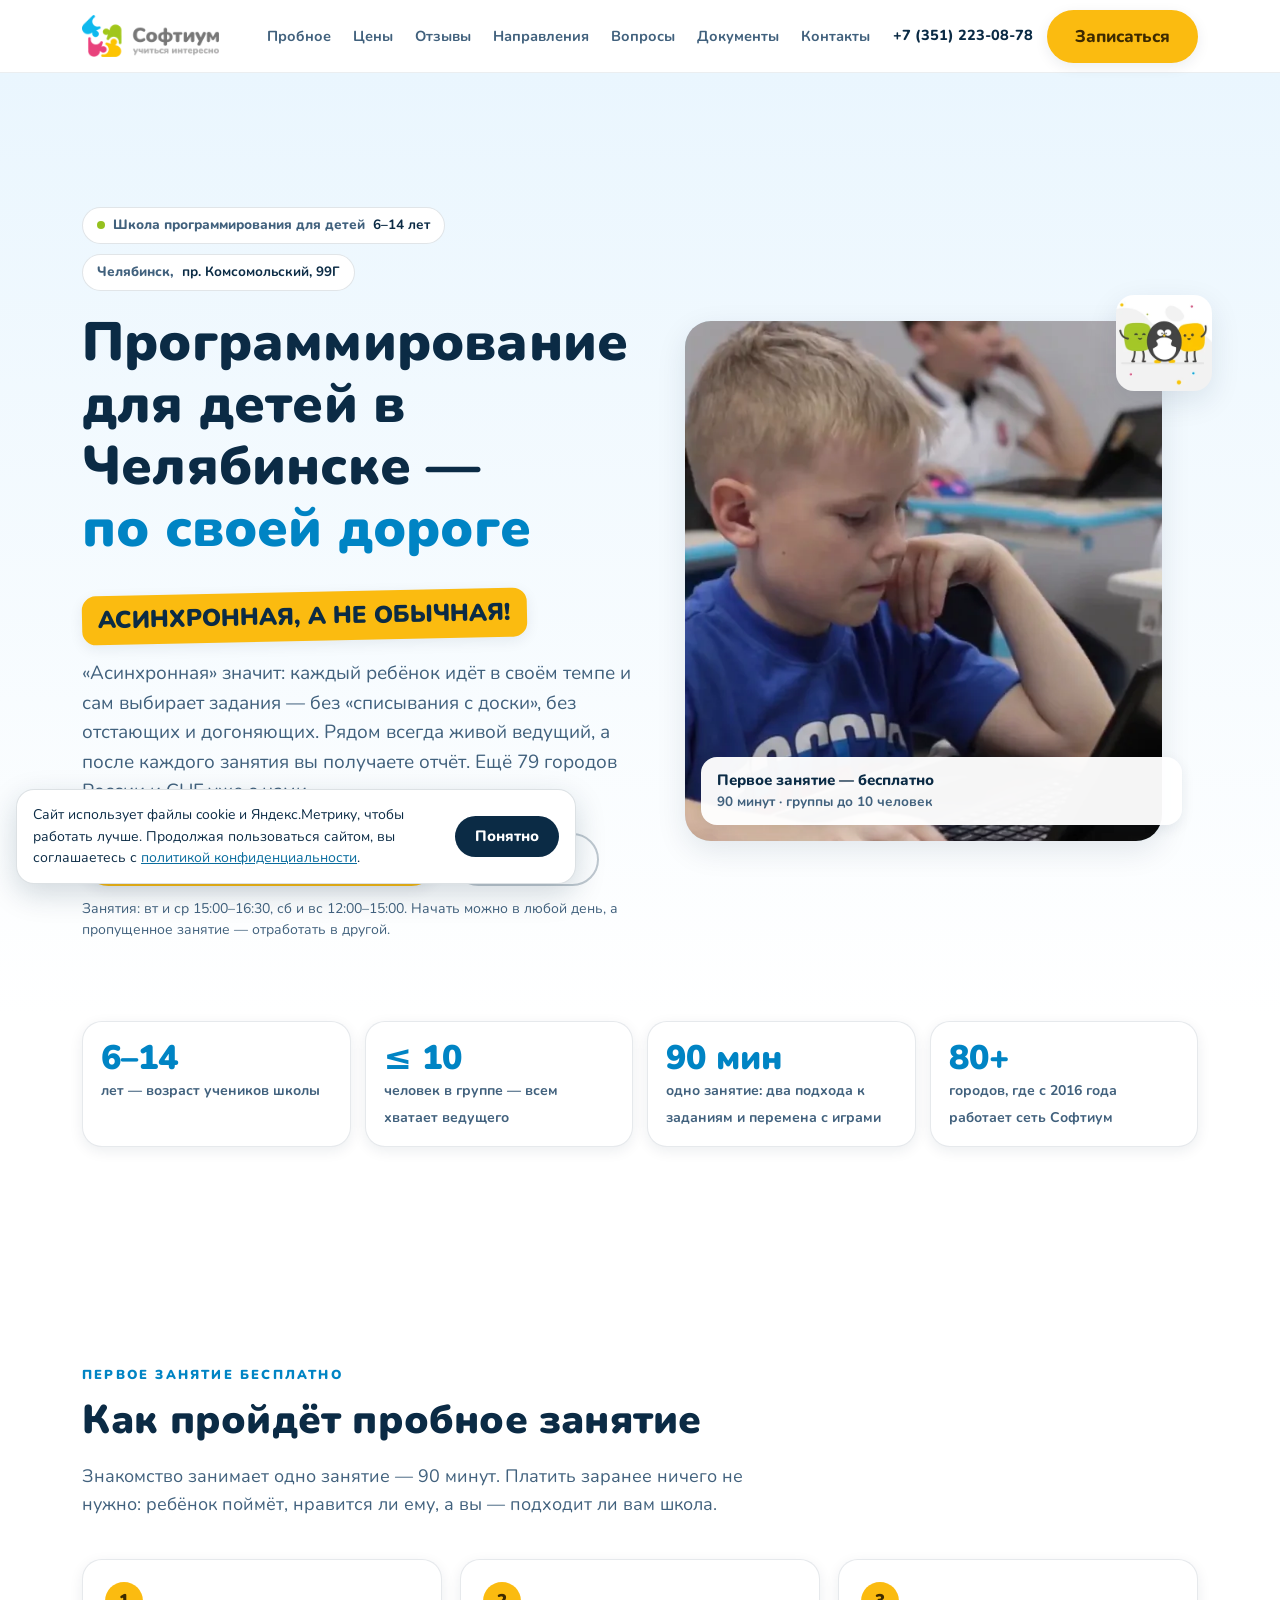
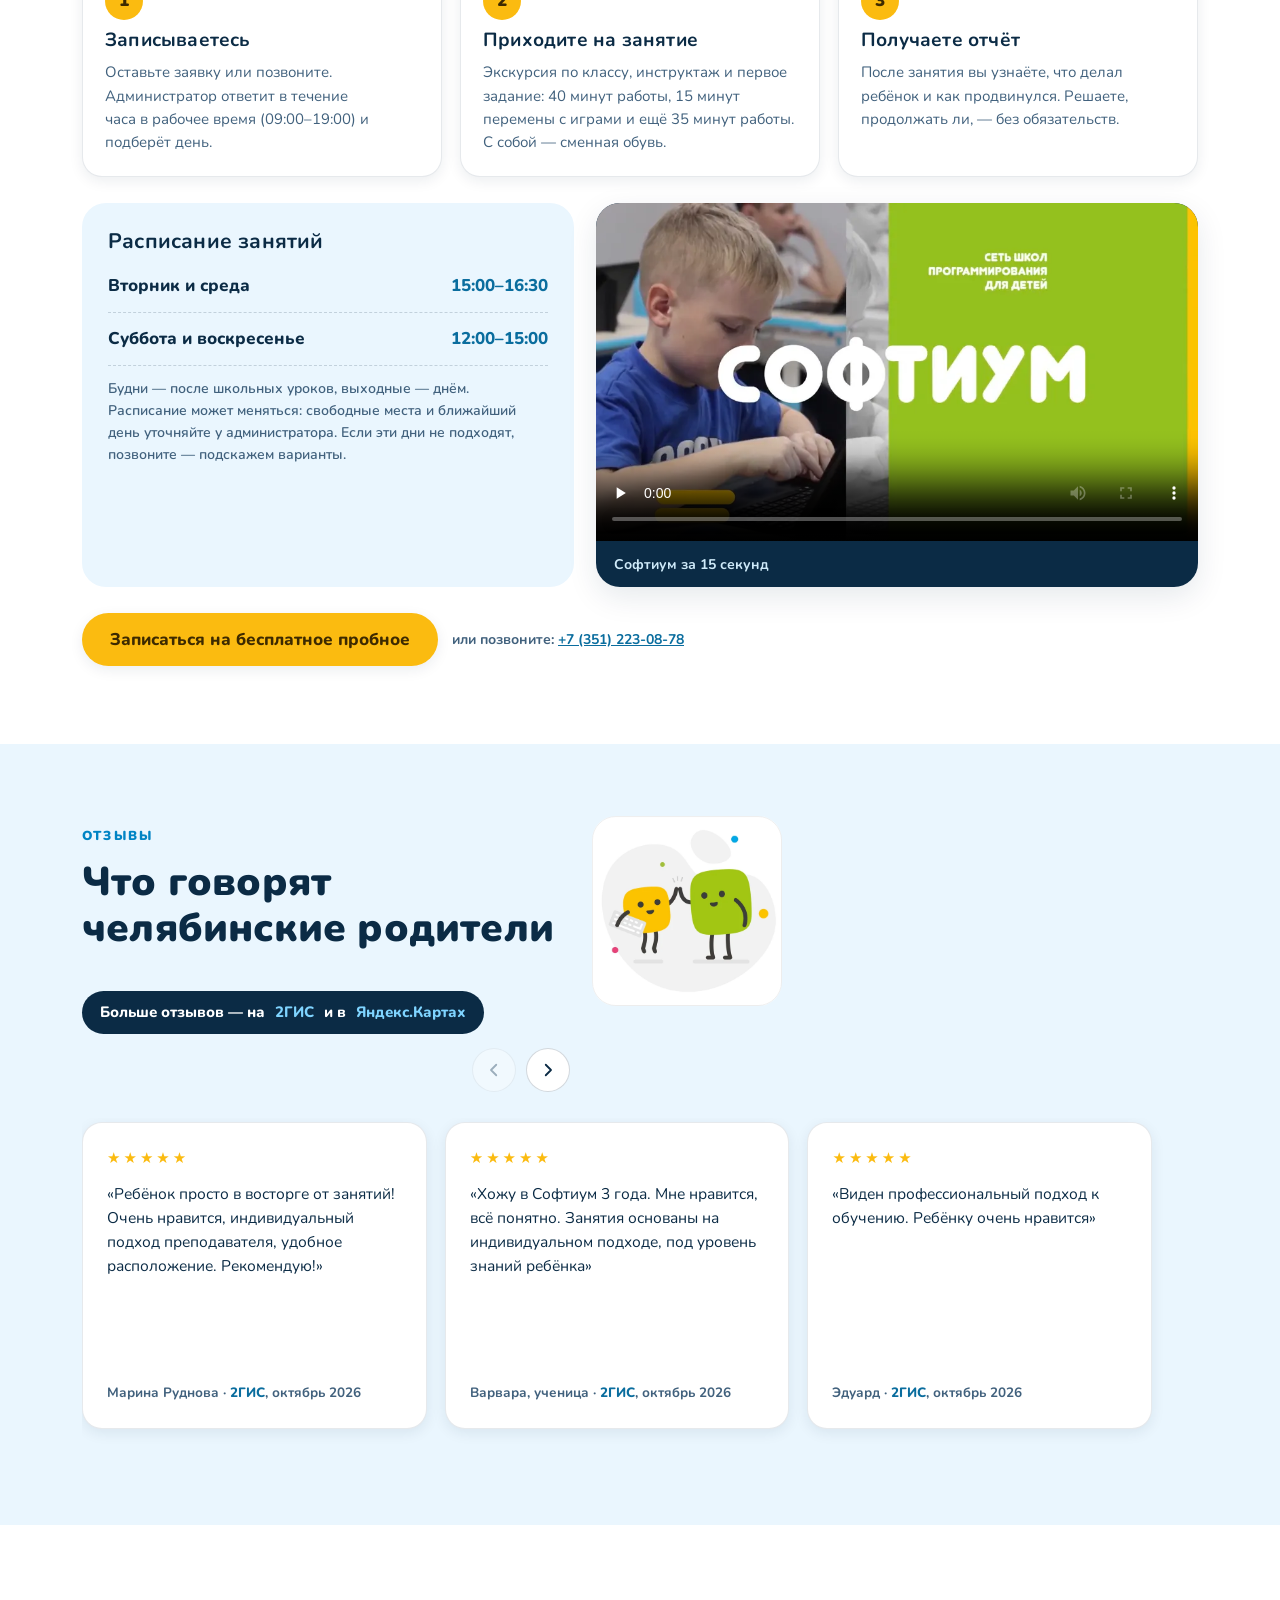
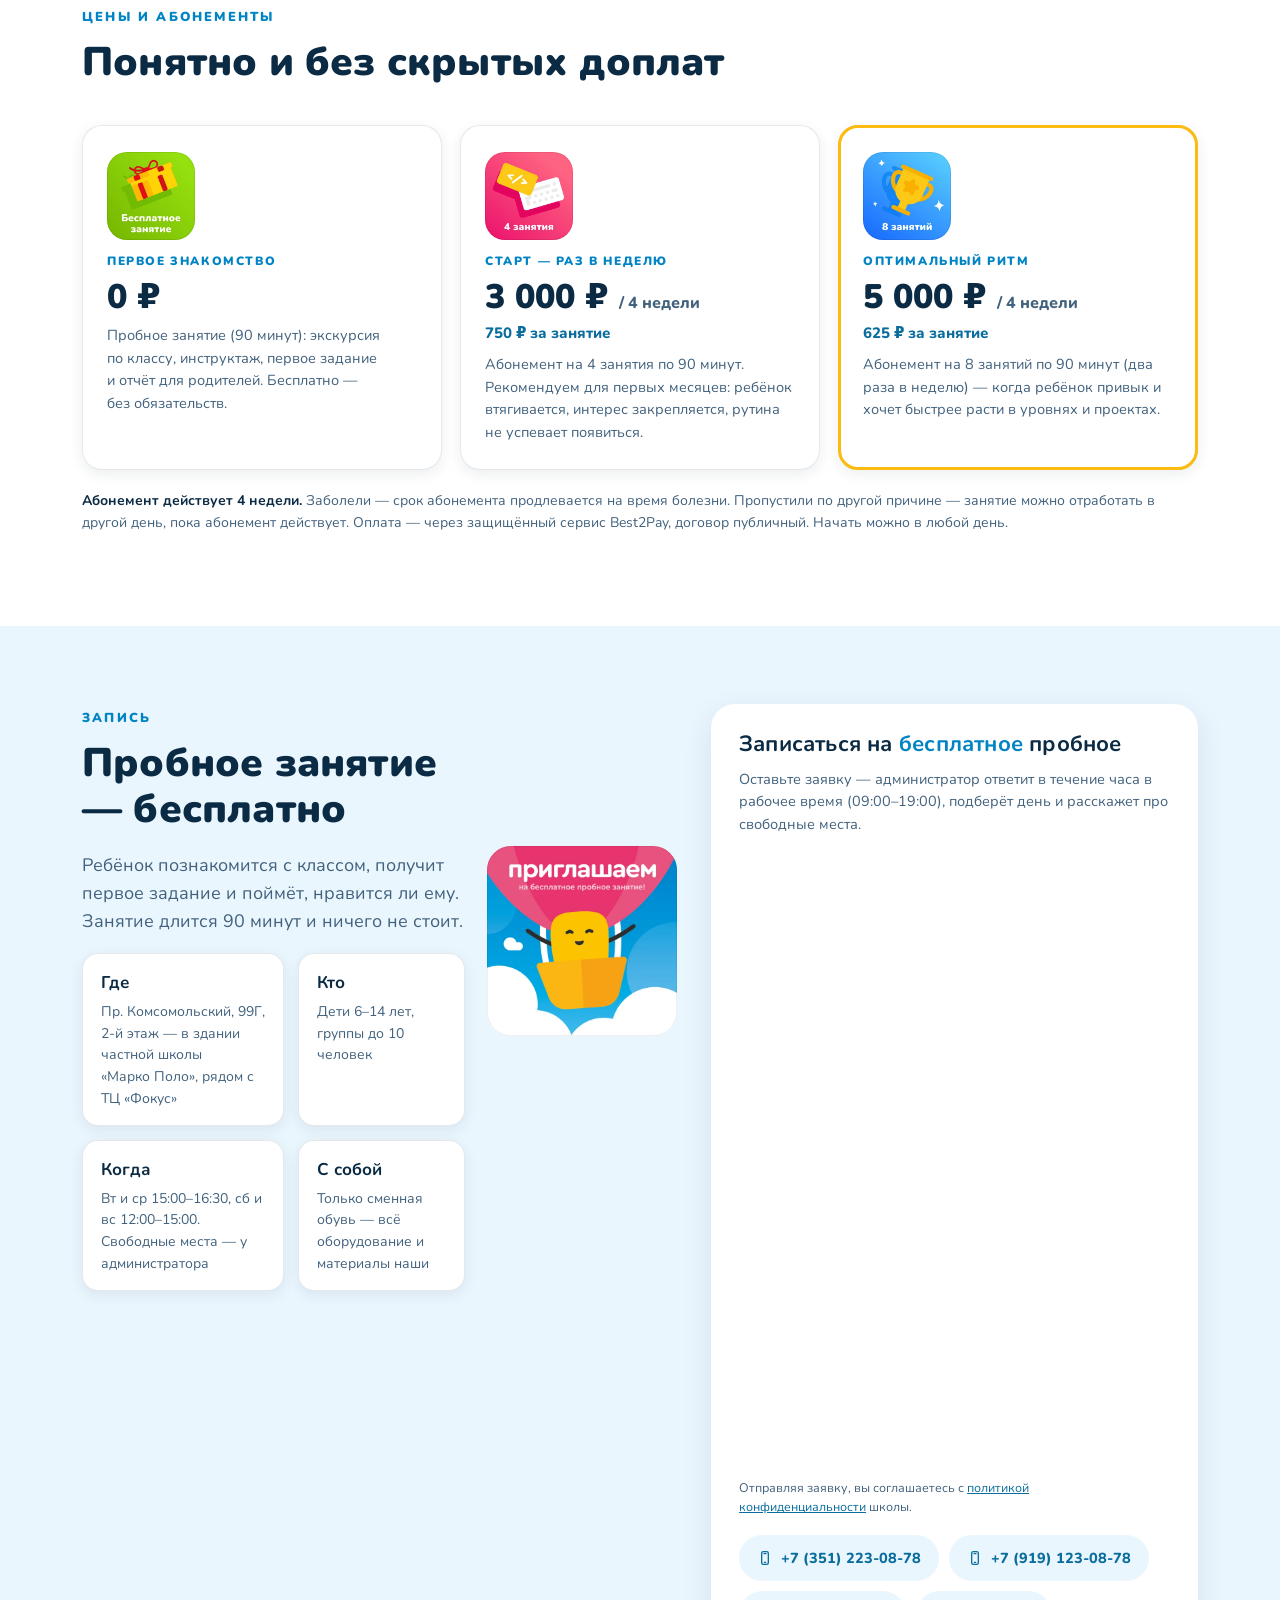
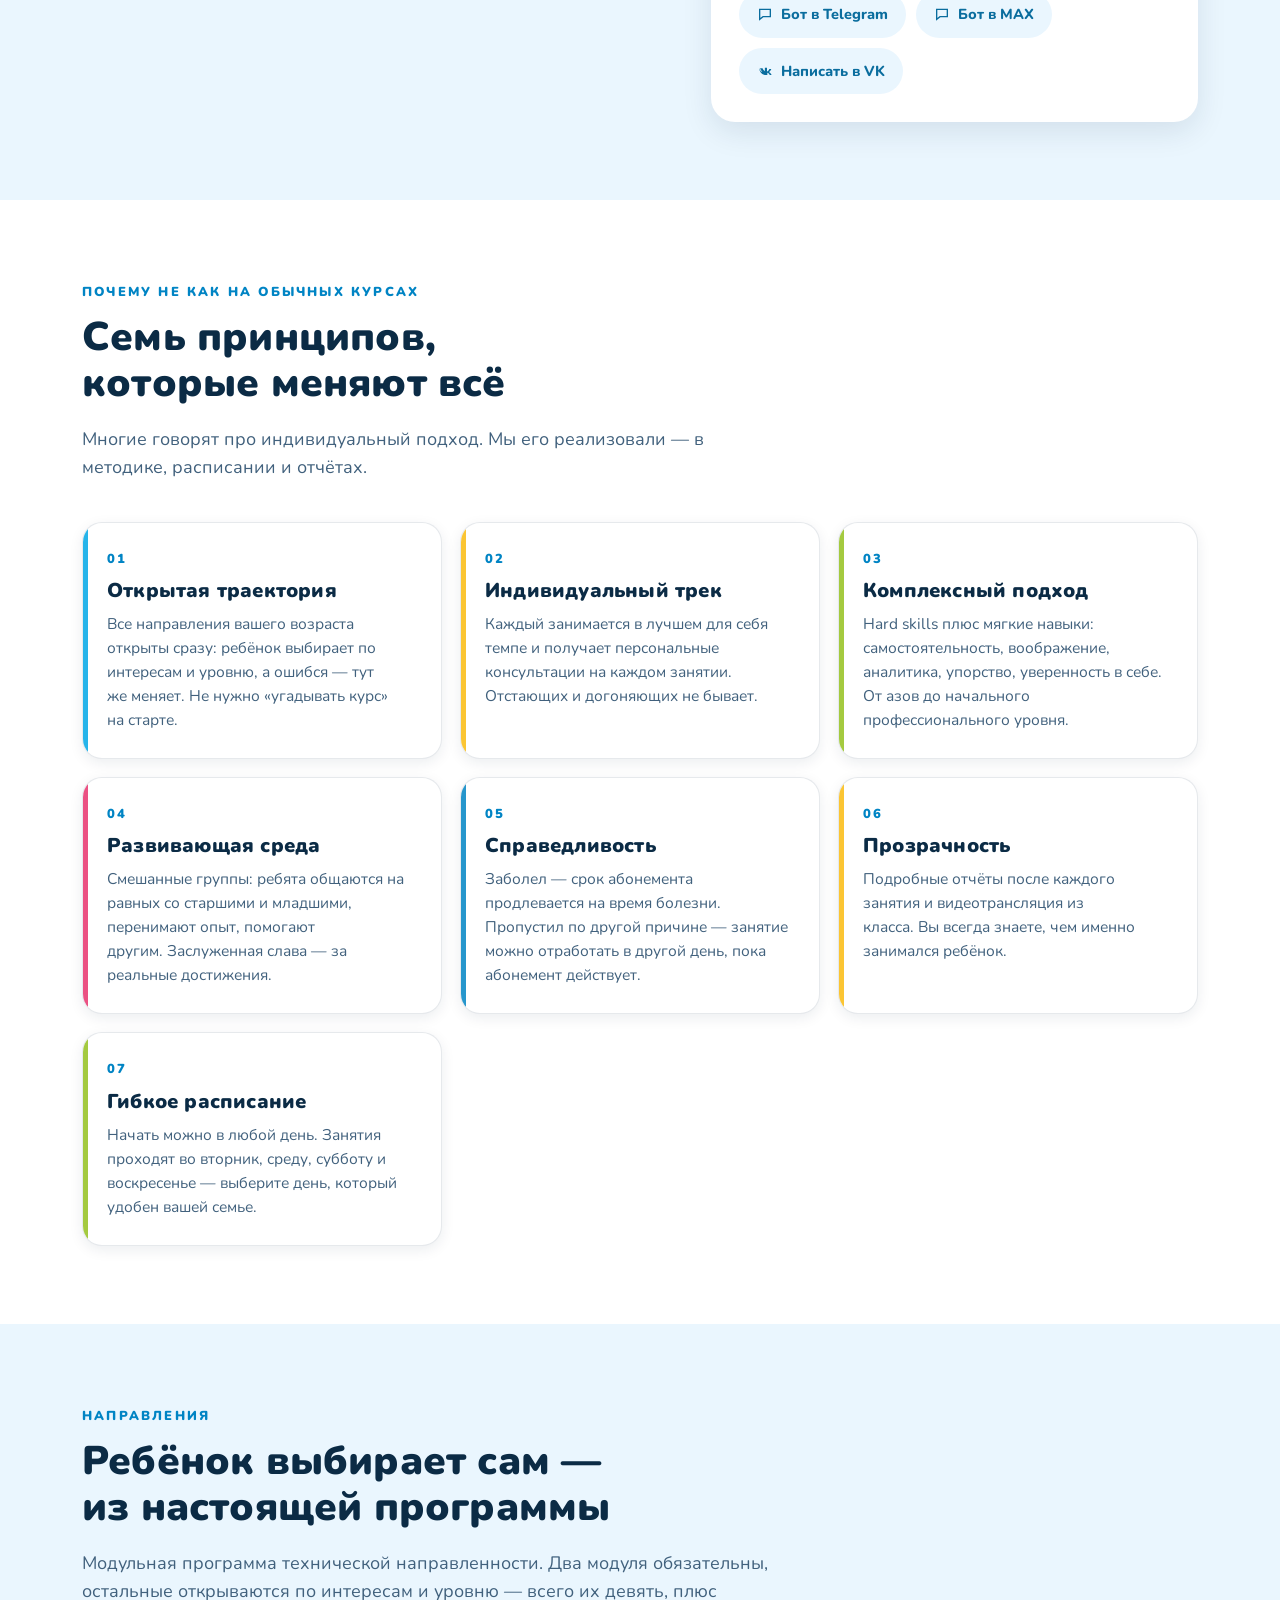
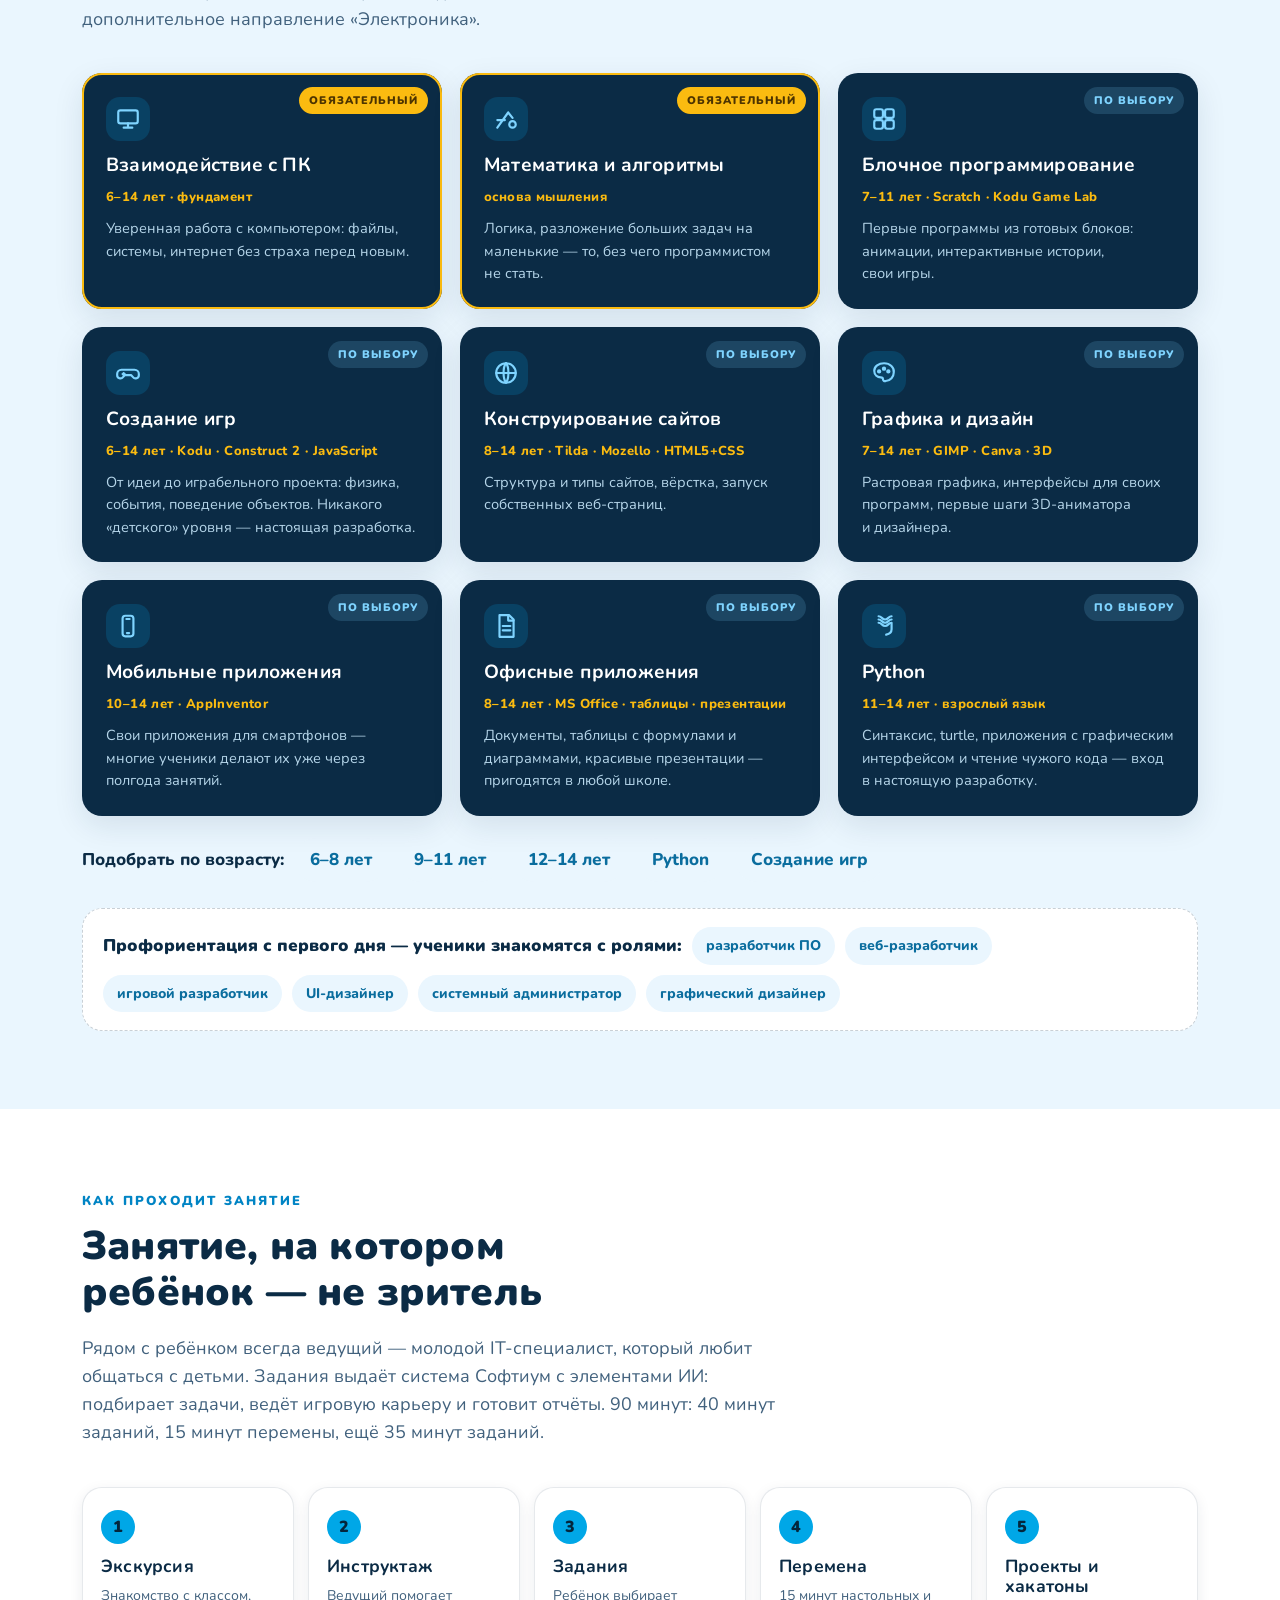
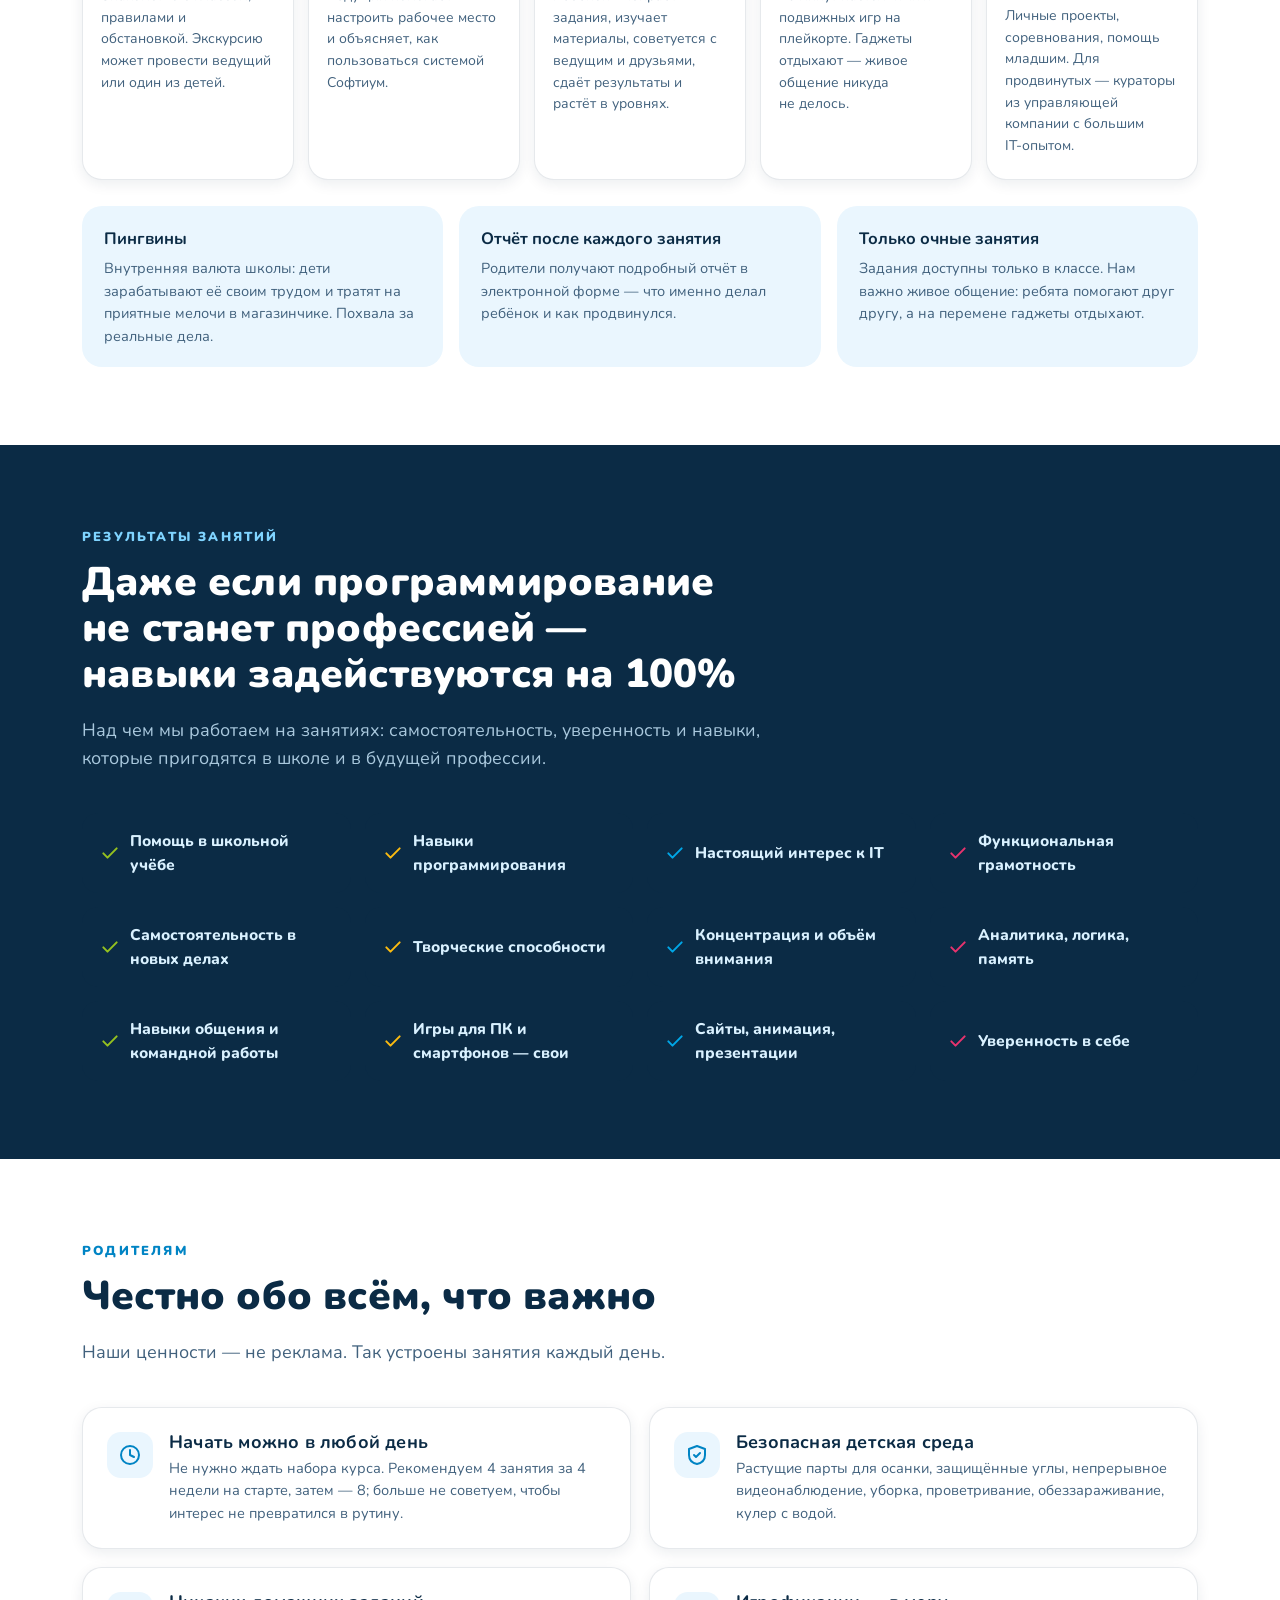
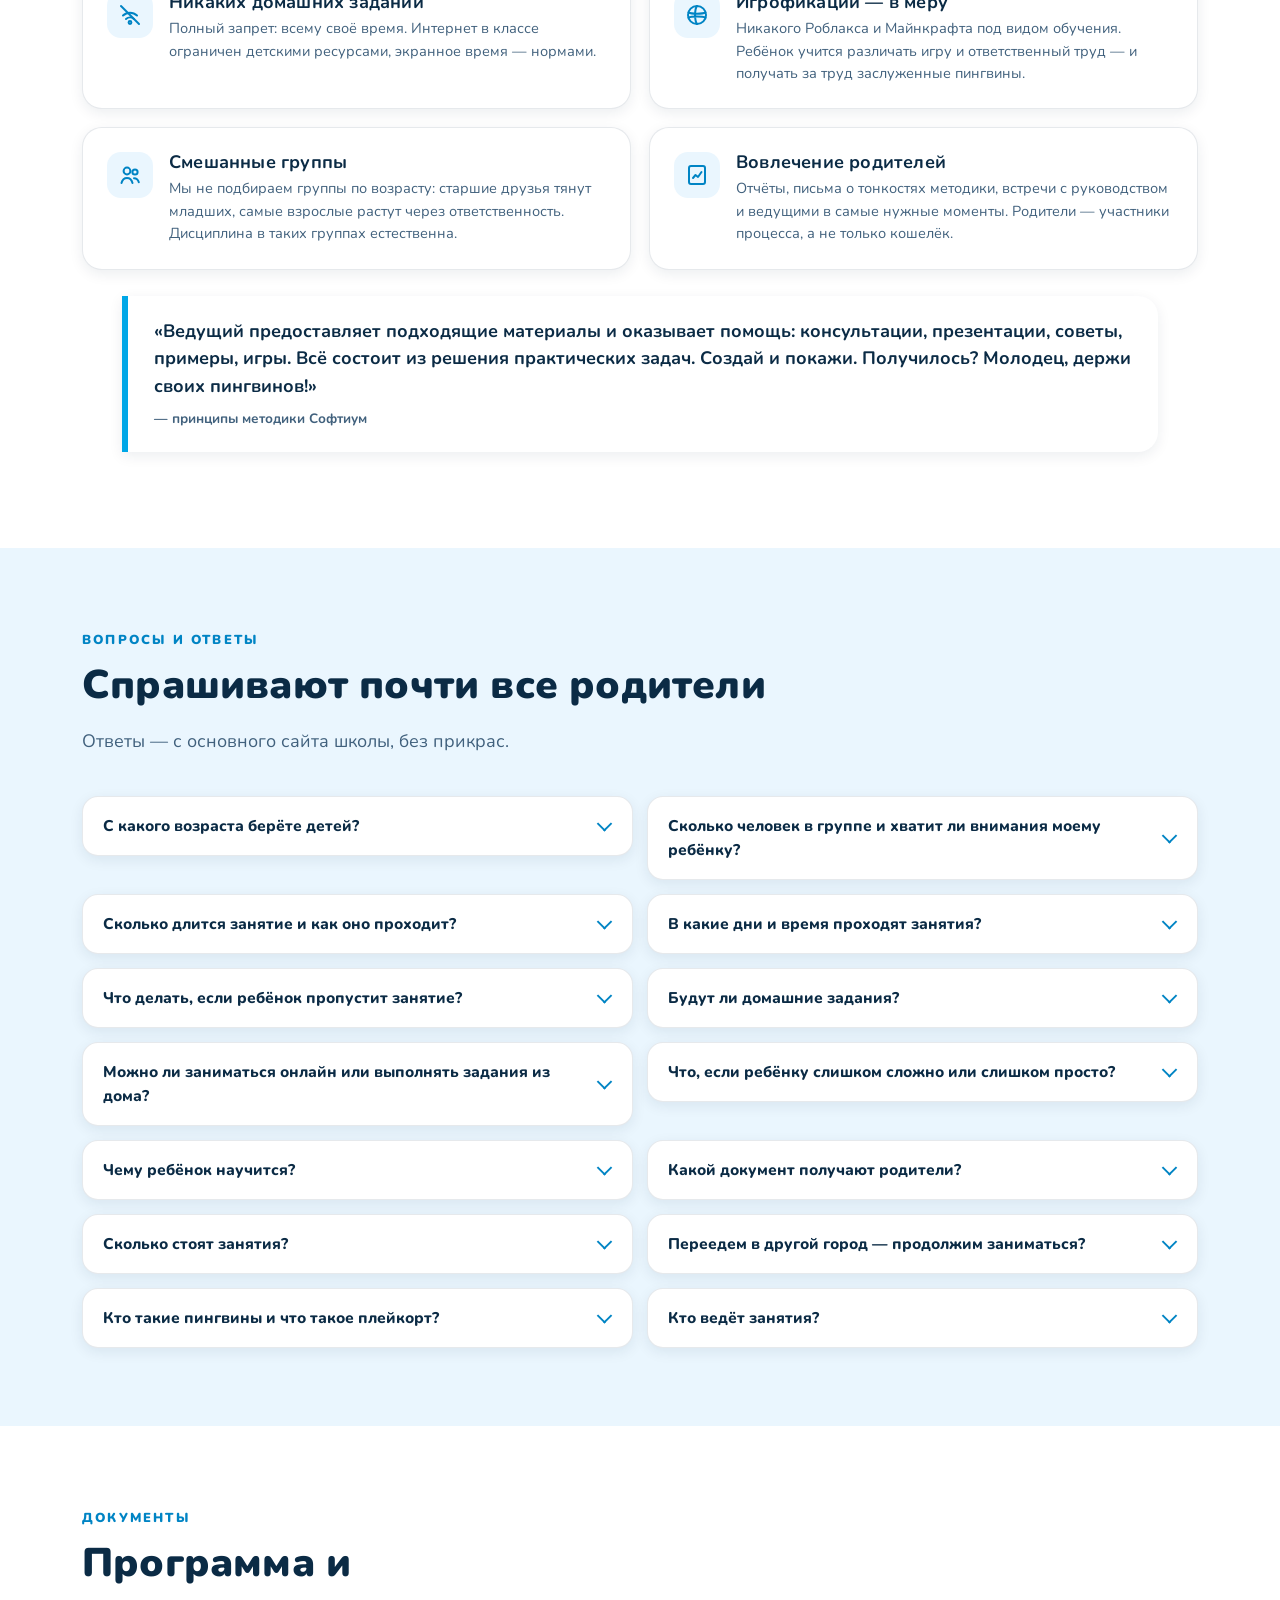
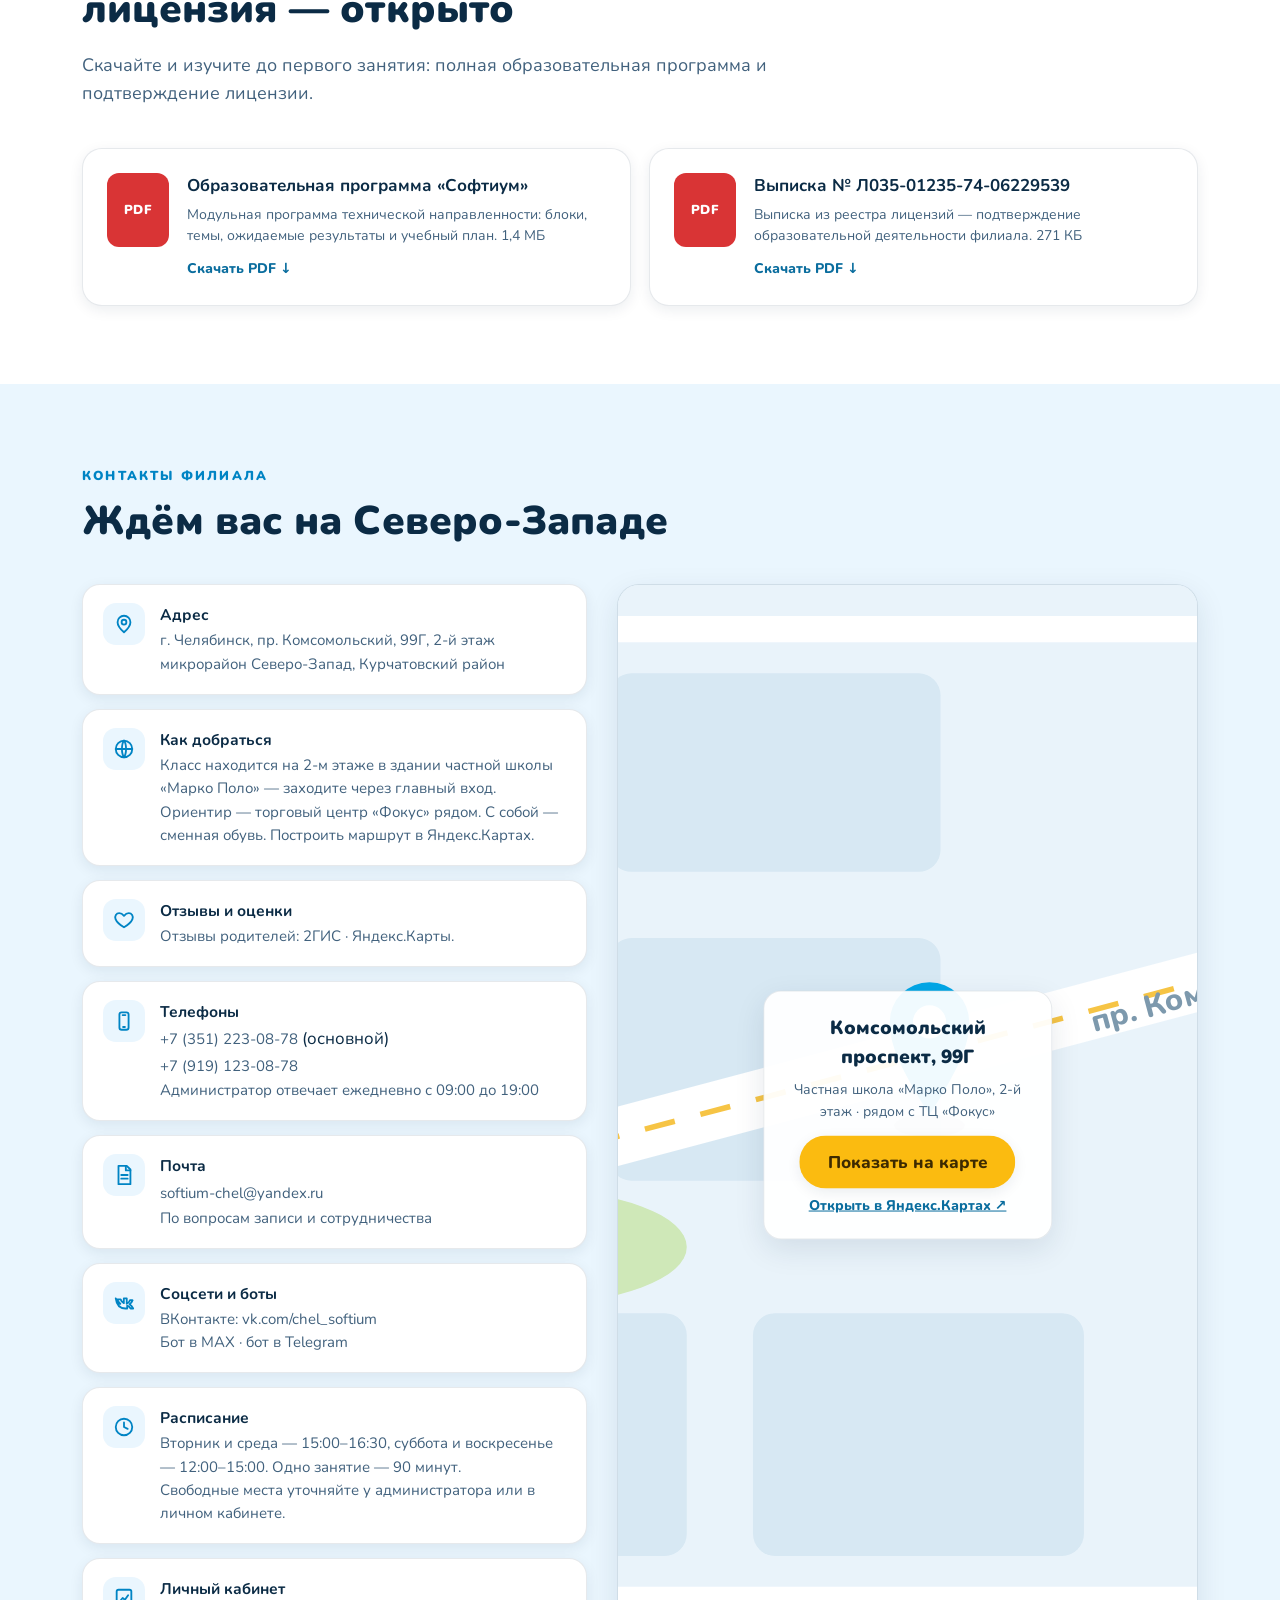
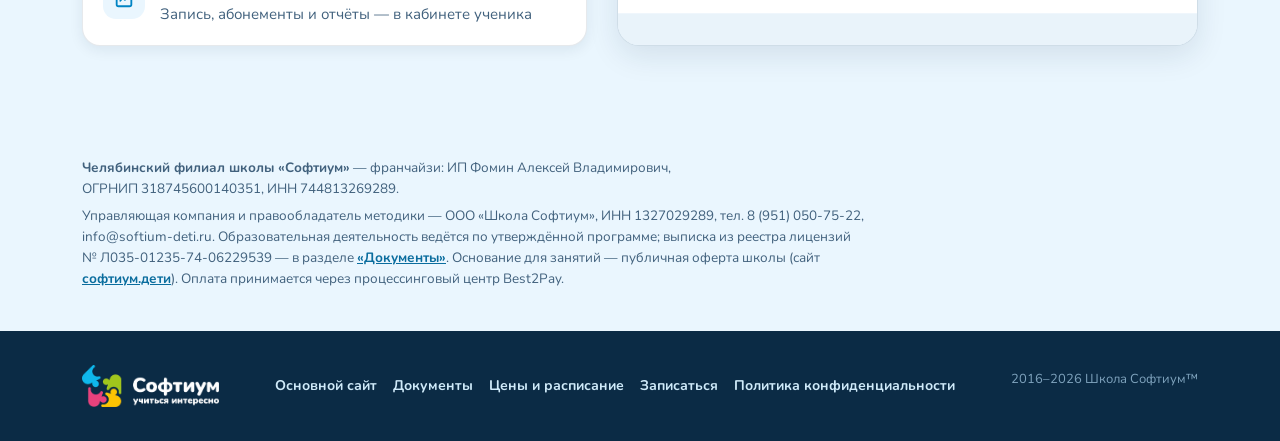
<file: index.html>
<!DOCTYPE html>
<html lang="ru">
<head>
<meta charset="utf-8">
<meta name="viewport" content="width=device-width, initial-scale=1">
<title>Школа программирования для детей в Челябинске — Софтиум, Северо-Запад</title>
<meta name="description" content="Школа программирования для детей 6–14 лет на Северо-Западе Челябинска: пр. Комсомольский, 99Г. Группы до 10 человек, первое занятие бесплатно. Запись: +7 (351) 223-08-78.">
<link rel="canonical" href="https://softium174.ru/">
<meta name="yandex-verification" content="fbeefb48a1822eba" />
<meta name="theme-color" content="#00a7e7">
<link rel="icon" href="favicon.ico" sizes="48x48">
<link rel="icon" href="favicon.svg" type="image/svg+xml">
<link rel="icon" href="assets/favicon-32.png" type="image/png" sizes="32x32">
<link rel="apple-touch-icon" href="apple-touch-icon.png">
<script>document.documentElement.className+=" js"</script>
<meta property="og:title" content="Школа программирования для детей в Челябинске — Софтиум">
<meta property="og:description" content="Каждый ребёнок идёт в своём темпе: свой трек, отчёт после каждого занятия, группы до 10 человек. Пр. Комсомольский, 99Г. Первое занятие бесплатно.">
<meta property="og:type" content="website">
<meta property="og:url" content="https://softium174.ru/">
<meta property="og:image" content="https://softium174.ru/assets/og-cover.png">
<meta property="og:locale" content="ru_RU">
<meta property="og:site_name" content="Софтиум — Челябинск">
<link rel="preload" href="assets/fonts/nunito-cyrillic.woff2" as="font" type="font/woff2" crossorigin>
<link rel="stylesheet" href="assets/fonts/fonts.css">
<link rel="stylesheet" href="assets/css/site.css?v=2">
<script type="application/ld+json">
{
 "@context": "https://schema.org",
 "@type": [
  "EducationalOrganization",
  "LocalBusiness"
 ],
 "name": "Софтиум — школа программирования для детей в Челябинске",
 "description": "Школа программирования для детей 6–14 лет. Занятия по 90 минут, группы до 10 человек, индивидуальный трек для каждого ребёнка.",
 "url": "https://softium174.ru/",
 "logo": "https://softium174.ru/assets/logo.png",
 "image": "https://softium174.ru/assets/og-cover.png",
 "email": "softium-chel@yandex.ru",
 "address": {
  "@type": "PostalAddress",
  "streetAddress": "проспект Комсомольский, 99Г",
  "addressLocality": "Челябинск",
  "addressRegion": "Челябинская область",
  "postalCode": "454021",
  "floor": "2",
  "addressCountry": "RU"
 },
 "geo": {
  "@type": "GeoCoordinates",
  "latitude": 55.191001,
  "longitude": 61.299938
 },
 "telephone": [
  "+7 351 223-08-78",
  "+7 919 123-08-78"
 ],
 "openingHoursSpecification": [
  {
   "@type": "OpeningHoursSpecification",
   "dayOfWeek": [
    "Monday",
    "Tuesday",
    "Wednesday",
    "Thursday",
    "Friday",
    "Saturday",
    "Sunday"
   ],
   "opens": "09:00",
   "closes": "19:00"
  }
 ],
 "priceRange": "3000–5000 ₽",
 "areaServed": {
  "@type": "City",
  "name": "Челябинск"
 },
 "sameAs": [
  "https://vk.com/chel_softium",
  "https://софтиум.дети",
  "https://yandex.ru/maps/org/softium/117984882932/"
 ],
 "parentOrganization": {
  "@type": "Organization",
  "name": "Школа Софтиум",
  "url": "https://софтиум.дети"
 },
 "hasMap": "https://yandex.ru/maps/org/softium/117984882932/",
 "availableLanguage": "ru"
}
</script>
<script type="application/ld+json">
{
 "@context": "https://schema.org",
 "@type": "FAQPage",
 "mainEntity": [
  {
   "@type": "Question",
   "name": "С какого возраста берёте детей?",
   "acceptedAnswer": {
    "@type": "Answer",
    "text": "От 6 до 14 лет, иногда ребята остаются и дольше. Для каждого возраста есть свои направления: например, Kodu Game Lab — с 6 лет, Конструктор сайтов Tilda — с 9, Python — с 11."
   }
  },
  {
   "@type": "Question",
   "name": "Сколько человек в группе и хватит ли внимания моему ребёнку?",
   "acceptedAnswer": {
    "@type": "Answer",
    "text": "До 10 человек. Ведущий рядом на каждом занятии: подсказывает, проверяет задания и помогает. Новичку помогают освоиться, а самостоятельность появляется с практикой — это главный навык, который мы развиваем."
   }
  },
  {
   "@type": "Question",
   "name": "Сколько длится занятие и как оно проходит?",
   "acceptedAnswer": {
    "@type": "Answer",
    "text": "90 минут: 40 минут ребёнок работает над заданиями, затем 15 минут перемены с настольными и подвижными играми, затем ещё 35 минут заданий."
   }
  },
  {
   "@type": "Question",
   "name": "В какие дни и время проходят занятия?",
   "acceptedAnswer": {
    "@type": "Answer",
    "text": "Сейчас: вторник и среда с 15:00 до 16:30, суббота и воскресенье с 12:00 до 15:00. Занятия в будни начинаются после школьных уроков, в выходные — днём. Расписание может меняться, поэтому свободные места и ближайший день уточняйте у администратора. Если эти дни не подходят — позвоните, подскажем варианты."
   }
  },
  {
   "@type": "Question",
   "name": "Что делать, если ребёнок пропустит занятие?",
   "acceptedAnswer": {
    "@type": "Answer",
    "text": "Если ребёнок заболел, срок абонемента продлевается на время болезни. Если пропустил по другой причине, занятие можно отработать в другой день, пока действует абонемент."
   }
  },
  {
   "@type": "Question",
   "name": "Будут ли домашние задания?",
   "acceptedAnswer": {
    "@type": "Answer",
    "text": "Нет, домашних заданий у нас нет. Если ребёнок сам хочет заниматься дома — это только приветствуется, но принуждения не будет."
   }
  },
  {
   "@type": "Question",
   "name": "Можно ли заниматься онлайн или выполнять задания из дома?",
   "acceptedAnswer": {
    "@type": "Answer",
    "text": "Нет, занятия только очные: задания доступны в классе. Нам важно живое общение — в классе ребята помогают друг другу, а на перемене гаджеты отдыхают."
   }
  },
  {
   "@type": "Question",
   "name": "Что, если ребёнку слишком сложно или слишком просто?",
   "acceptedAnswer": {
    "@type": "Answer",
    "text": "Сложность растёт постепенно, а скорость у каждого своя. Ребёнок сам выбирает задания по силам и меняет их, если не пошло; ведущий подскажет, что взять следующим. Трудности на старте — это начало пути, а не сигнал «не его»."
   }
  },
  {
   "@type": "Question",
   "name": "Чему ребёнок научится?",
   "acceptedAnswer": {
    "@type": "Answer",
    "text": "Результат зависит от темпа. Для ориентира из практики школы: девятилетний ученик через год составляет достаточно сложные программы, а двенадцатилетнему обычно хватает полугода, чтобы делать мобильные приложения самостоятельно. Параллельно развиваются логика, внимание и усидчивость."
   }
  },
  {
   "@type": "Question",
   "name": "Какой документ получают родители?",
   "acceptedAnswer": {
    "@type": "Answer",
    "text": "По запросу выдаём справку о том, что ребёнок занимается (иногда её просят в школе). Лицензия на образовательную деятельность и образовательная программа — в разделе «Документы»."
   }
  },
  {
   "@type": "Question",
   "name": "Сколько стоят занятия?",
   "acceptedAnswer": {
    "@type": "Answer",
    "text": "Первое занятие бесплатно. Абонемент на 4 занятия — 3 000 ₽ (750 ₽ за занятие), на 8 занятий — 5 000 ₽ (625 ₽ за занятие). Абонемент действует 4 недели."
   }
  },
  {
   "@type": "Question",
   "name": "Переедем в другой город — продолжим заниматься?",
   "acceptedAnswer": {
    "@type": "Answer",
    "text": "Без проблем: в новом классе Софтиум (их 80+) результаты перенесут. То же работает с летними поездками к бабушке — позанимались там, вернулись в свой класс."
   }
  },
  {
   "@type": "Question",
   "name": "Кто такие пингвины и что такое плейкорт?",
   "acceptedAnswer": {
    "@type": "Answer",
    "text": "Пингвины — внутренняя валюта школы: дети зарабатывают их своим трудом и тратят в классном магазинчике. Плейкорт — площадка для настольных и активных игр в классе."
   }
  },
  {
   "@type": "Question",
   "name": "Кто ведёт занятия?",
   "acceptedAnswer": {
    "@type": "Answer",
    "text": "Рядом с детьми всегда ведущий — молодой IT-специалист, который консультирует, проверяет задания и помогает. Задания подбирает и выдаёт система Софтиум с элементами ИИ, она же ведёт игровую карьеру ребёнка. Для продвинутых учеников подключаются специалисты управляющей компании."
   }
  }
 ]
}
</script>
<!-- Yandex.Metrika counter -->
<script type="text/javascript">
  (function(m,e,t,r,i,k,a){
    m[i]=m[i]||function(){(m[i].a=m[i].a||[]).push(arguments)};
    m[i].l=1*new Date();
    k=e.createElement(t),a=e.getElementsByTagName(t)[0],k.async=1,k.src=r,a.parentNode.insertBefore(k,a)
  })(window, document,'script','https://mc.yandex.ru/metrika/tag.js?id=114139660', 'ym');
  ym(114139660, 'init', {ssr:true, webvisor:true, clickmap:true, accurateTrackBounce:true, trackingParams:true});
</script>
<noscript><div><img src="https://mc.yandex.ru/watch/114139660" style="position:absolute; left:-9999px;" alt="" /></div></noscript>
<!-- /Yandex.Metrika counter -->
</head>
<body>
<a class="skip-link" href="#main">Перейти к содержимому</a>

<!-- SVG sprite -->
<svg width="0" height="0" style="position:absolute" aria-hidden="true">
  <defs>
    <symbol id="penguin" viewBox="0 0 120 130">
      <ellipse cx="60" cy="72" rx="42" ry="50" fill="#0b2b45"/>
      <ellipse cx="60" cy="82" rx="30" ry="38" fill="#ffffff"/>
      <circle cx="47" cy="55" r="6" fill="#ffffff"/><circle cx="73" cy="55" r="6" fill="#ffffff"/>
      <circle cx="48.5" cy="56" r="2.7" fill="#0b2b45"/><circle cx="71.5" cy="56" r="2.7" fill="#0b2b45"/>
      <path d="M53 66 l7 8 l7 -8 z" fill="#fbbb10"/>
      <path d="M62 64 l10 6 l-10 6 z" fill="#ff9f1a" opacity="0"/>
      <path d="M18 72 q-9 18 3 30" stroke="#0b2b45" stroke-width="11" fill="none" stroke-linecap="round"/>
      <path d="M102 72 q9 18 -3 30" stroke="#0b2b45" stroke-width="11" fill="none" stroke-linecap="round"/>
      <ellipse cx="45" cy="121" rx="11" ry="5" fill="#ff9f1a"/>
      <ellipse cx="75" cy="121" rx="11" ry="5" fill="#ff9f1a"/>
      <path d="M34 42 q10 -16 26 -13" stroke="#00a7e7" stroke-width="0" fill="none"/>
      <path d="M30 96 h60" stroke="#00a7e7" stroke-width="0"/>
      <path d="M35 88 q25 12 50 0 l-4 10 q-21 10 -42 0 z" fill="#00a7e7" opacity="0"/>
      <g>
        <path d="M36 30 q24 -14 48 0 l-2 8 q-22 -12 -44 0 z" fill="#00a7e7"/>
      </g>
      <path d="M38 100 q22 10 44 0" stroke="#d8effc" stroke-width="0" fill="none"/>
    </symbol>
    <symbol id="penguin-mini" viewBox="0 0 120 130">
      <ellipse cx="60" cy="72" rx="42" ry="50" fill="#00a7e7"/>
      <ellipse cx="60" cy="82" rx="30" ry="38" fill="#ffffff"/>
      <circle cx="47" cy="55" r="6" fill="#ffffff" opacity="0"/><circle cx="73" cy="55" r="6" fill="#ffffff" opacity="0"/>
      <circle cx="48.5" cy="56" r="3.2" fill="#0b2b45"/><circle cx="71.5" cy="56" r="3.2" fill="#0b2b45"/>
      <path d="M53 66 l7 8 l7 -8 z" fill="#fbbb10"/>
      <ellipse cx="45" cy="121" rx="11" ry="5" fill="#ff9f1a"/>
      <ellipse cx="75" cy="121" rx="11" ry="5" fill="#ff9f1a"/>
    </symbol>
    <symbol id="i-check" viewBox="0 0 24 24"><path d="M4 12.5l5 5L20 6.5"/></symbol>
    <symbol id="i-pc" viewBox="0 0 24 24"><rect x="3" y="4" width="18" height="12" rx="2"/><path d="M8 20h8M12 16v4"/></symbol>
    <symbol id="i-math" viewBox="0 0 24 24"><path d="M4 20L14 6M14 6l4 5M4 13h7"/><circle cx="18" cy="17" r="3"/></symbol>
    <symbol id="i-blocks" viewBox="0 0 24 24"><rect x="3" y="3" width="8" height="8" rx="2"/><rect x="13" y="3" width="8" height="8" rx="2"/><rect x="3" y="13" width="8" height="8" rx="2"/><rect x="13" y="13" width="8" height="8" rx="2"/></symbol>
    <symbol id="i-game" viewBox="0 0 24 24"><path d="M6 9h12a4 4 0 014 4v1a3 3 0 01-5.4 1.8L15 14H9l-1.6 1.8A3 3 0 012 14v-1a4 4 0 014-4z"/><path d="M8 12v2M7 13h2"/></symbol>
    <symbol id="i-web" viewBox="0 0 24 24"><circle cx="12" cy="12" r="9"/><path d="M3 12h18M12 3c3 3.5 3 14 0 18M12 3c-3 3.5-3 14 0 18"/></symbol>
    <symbol id="i-paint" viewBox="0 0 24 24"><path d="M12 3a9 7 0 00-9 7c0 4 3 6 6 6 1.5 0 2 .8 2 1.6 0 1.4 1.2 2.3 2.6 1.8C18 19 21 15.5 21 11.5A9 7.5 0 0012 3z"/><circle cx="7.5" cy="10.5" r="1"/><circle cx="12" cy="8" r="1"/><circle cx="16" cy="10.5" r="1"/></symbol>
    <symbol id="i-phone" viewBox="0 0 24 24"><rect x="7" y="2.5" width="10" height="19" rx="2.5"/><path d="M10.5 5.5h3M11 18.5h2"/></symbol>
    <symbol id="i-doc" viewBox="0 0 24 24"><path d="M6 2h9l4 4v16H6z"/><path d="M14 2v5h5M9 12h7M9 16h7"/></symbol>
    <symbol id="i-snake" viewBox="0 0 24 24"><path d="M7 3c3 0 3 3 6 3s3-3 6-3"/><path d="M19 6c-3 0-3 3-6 3S10 6 7 6"/><path d="M7 9c3 0 3 3 6 3s3-3 6-3v6c0 3-2.5 4.5-5 5"/></symbol>
    <symbol id="i-chip" viewBox="0 0 24 24"><rect x="6" y="6" width="12" height="12" rx="2"/><path d="M9 3v3M15 3v3M9 18v3M15 18v3M3 9h3M3 15h3M18 9h3M18 15h3"/></symbol>
    <symbol id="i-pin" viewBox="0 0 24 24"><path d="M12 21s7-6.1 7-11a7 7 0 10-14 0c0 4.9 7 11 7 11z"/><circle cx="12" cy="10" r="2.6"/></symbol>
    <symbol id="i-chat" viewBox="0 0 24 24"><path d="M4 5h16v11H9l-5 4z"/></symbol>
    <symbol id="i-vk" viewBox="0 0 24 24"><path d="M3 7c1 8 5.5 11 10.5 11h2v-3.2c1.5.3 2.7 1.6 3.7 3.2H22c-1.2-2.4-2.8-4-4-4.6 1.3-.8 2.8-2.6 3.4-4.4h-2.9c-.8 1.9-2.2 3.4-3.5 3.8V7h-3.2v5.2c-1.4-.6-2.8-2.3-3.5-4.2H4.6c.7 2.1 2 4 3.4 4.9C6.4 13.5 4.6 11 3 7z"/></symbol>
    <symbol id="i-shield" viewBox="0 0 24 24"><path d="M12 3l8 3v6c0 5-3.5 8-8 9-4.5-1-8-4-8-9V6z"/><path d="M9 12l2 2 4-4"/></symbol>
    <symbol id="i-clock" viewBox="0 0 24 24"><circle cx="12" cy="12" r="9"/><path d="M12 7v5l4 2"/></symbol>
    <symbol id="i-users" viewBox="0 0 24 24"><circle cx="9" cy="8" r="3.4"/><path d="M3.5 20c1-4 3.2-5 5.5-5s4.5 1 5.5 5"/><circle cx="17" cy="9" r="2.6"/><path d="M16 15.2c2.3 0 4 1.2 4.8 4"/></symbol>
    <symbol id="i-report" viewBox="0 0 24 24"><rect x="4" y="3" width="16" height="18" rx="2"/><path d="M8 15l2.5-3 2.5 2 3.5-5"/></symbol>
    <symbol id="i-ball" viewBox="0 0 24 24"><circle cx="12" cy="12" r="9"/><path d="M12 3c-2.5 3-2.5 15 0 18M3.5 9.5c3 1.5 14 1.5 17 0M3.5 14.5c3-1.5 14-1.5 17 0"/></symbol>
    <symbol id="i-nowifi" viewBox="0 0 24 24"><path d="M3 3l18 18"/><path d="M5 12.5a10 10 0 0114 0M8 16a6 6 0 018 0"/><circle cx="12" cy="19.5" r="1.4"/></symbol>
    <symbol id="i-heart" viewBox="0 0 24 24"><path d="M12 20s-7.5-4.6-9.2-9C1.5 7.6 3.6 4.5 6.8 4.5c2 0 3.7 1.2 5.2 3 1.5-1.8 3.2-3 5.2-3 3.2 0 5.3 3.1 4 6.5-1.7 4.4-9.2 9-9.2 9z"/></symbol>
  </defs>
</svg>

<header class="site-header">
  <div class="container header-inner">
    <a class="logo" href="#top" aria-label="Софтиум Челябинск — на главную">
      <img class="logo-img" src="assets/img/logo-gray.webp" width="137" height="42" alt="Софтиум — учиться интересно">
      <span class="logo-city">Челябинск<br>Северо-Запад</span>
    </a>
    <nav class="nav" aria-label="Основная навигация">
      <a href="#trial">Пробное</a>
      <a href="#prices">Цены</a>
      <a href="#reviews">Отзывы</a>
      <a href="#modules">Направления</a>
      <a href="#faq">Вопросы</a>
      <a href="#docs">Документы</a>
      <a href="#contacts">Контакты</a>
    </nav>
    <div class="header-cta">
      <div class="header-phones">
        <a class="header-phone" href="tel:+73512230878">+7&nbsp;(351)&nbsp;223-08-78</a>
        <a class="header-phone" href="tel:+79191230878">+7&nbsp;(919)&nbsp;123-08-78</a>
      </div>
      <a class="btn btn-primary" href="#enroll">Записаться</a>
      <button class="burger" id="burger" aria-expanded="false" aria-controls="mobileNav" aria-label="Открыть меню">
        <span></span><span></span><span></span>
      </button>
    </div>
  </div>
  <nav class="mobile-nav" id="mobileNav" aria-label="Мобильная навигация">
    <a href="#trial">Пробное занятие</a>
    <a href="#prices">Цены и расписание</a>
    <a href="#reviews">Отзывы</a>
    <a href="#why">О школе</a>
    <a href="#modules">Направления</a>
    <a href="#flow">Как проходят занятия</a>
    <a href="#parents">Родителям</a>
    <a href="#faq">Вопросы</a>
    <a href="#docs">Документы</a>
    <a href="#contacts">Контакты</a>
    <a href="#enroll" style="color:var(--sky-ink)">→ Бесплатное пробное занятие</a>
    <a class="m-phone" href="tel:+73512230878">Телефон: +7 (351) 223-08-78</a>
    <a class="m-phone" href="tel:+79191230878">Телефон: +7 (919) 123-08-78</a>
  </nav>
</header>

<main id="main">
<a id="top"></a>

<!-- HERO -->
<section class="hero" aria-label="Главное">
  <div class="container">
    <div class="hero-grid">
      <div>
        <div class="badge-row">
          <span class="chip"><span class="dot" aria-hidden="true"></span>Школа программирования для детей <b>6–14&nbsp;лет</b></span>
          <span class="chip">Челябинск, <b>пр.&nbsp;Комсомольский,&nbsp;99Г</b></span>
        </div>
        <h1>Программирование для детей в Челябинске — <span class="accent">по своей дороге</span></h1>
        <div class="slogan">АСИНХРОННАЯ, А&nbsp;НЕ&nbsp;ОБЫЧНАЯ!</div>
        <p class="hero-lead">
          «Асинхронная» значит: каждый ребёнок идёт в своём темпе и сам выбирает задания — без «списывания с доски»,
          без отстающих и догоняющих. Рядом всегда живой ведущий, а после каждого занятия вы получаете отчёт.
          Ещё 79 городов России и СНГ уже с нами.
        </p>
        <div class="hero-actions">
          <a class="btn btn-primary" href="#enroll">Записаться на бесплатное пробное</a>
          <a class="btn btn-ghost" href="tel:+73512230878">Позвонить</a>
        </div>
        <p class="hero-note">Занятия: вт и ср 15:00–16:30, сб и вс 12:00–15:00. Начать можно в любой день, а пропущенное занятие — отработать в другой.</p>
      </div>

      <div class="hero-visual reveal">
        <div class="hero-card photo">
          <img class="who penguin-big" id="heroPenguin" src="assets/img/mascot-penguin.webp" width="96" height="96" alt="Пингвин и блоки — талисманы школы Софтиум. Нажмите на него">
          <figure class="hero-photo"><img src="assets/img/hero-student.webp" width="614" height="720" fetchpriority="high" alt="Мальчик решает задание на планшете на занятии в школе Софтиум"></figure>
          <div class="photo-chip">Первое занятие — бесплатно<small>90 минут · группы до 10 человек</small></div>
        </div>
      </div>
    </div>

    <div class="hero-stats reveal" role="list" aria-label="Школа в цифрах">
      <div class="stat" role="listitem"><b>6–14</b><span>лет — возраст учеников школы</span></div>
      <div class="stat" role="listitem"><b>≤ 10</b><span>человек в группе — всем хватает ведущего</span></div>
      <div class="stat" role="listitem"><b>90 мин</b><span>одно занятие: два подхода к заданиям и перемена с играми</span></div>
      <div class="stat" role="listitem"><b>80+</b><span>городов, где с 2016 года работает сеть Софтиум</span></div>
    </div>
  </div>
</section>

<!-- TRIAL -->
<section id="trial">
  <div class="container">
    <div class="section-head reveal">
      <span class="kicker">Первое занятие бесплатно</span>
      <h2>Как пройдёт пробное занятие</h2>
      <p class="section-sub">Знакомство занимает одно занятие — 90 минут. Платить заранее ничего не нужно: ребёнок поймёт, нравится ли ему, а вы — подходит ли вам школа.</p>
    </div>
    <div class="steps3">
      <div class="step3 reveal"><div class="n">1</div><h3>Записываетесь</h3><p>Оставьте заявку или позвоните. Администратор ответит в течение часа в рабочее время (09:00–19:00) и подберёт день.</p></div>
      <div class="step3 reveal"><div class="n">2</div><h3>Приходите на занятие</h3><p>Экскурсия по классу, инструктаж и первое задание: 40 минут работы, 15 минут перемены с играми и ещё 35 минут работы. С собой — сменная обувь.</p></div>
      <div class="step3 reveal"><div class="n">3</div><h3>Получаете отчёт</h3><p>После занятия вы узнаёте, что делал ребёнок и как продвинулся. Решаете, продолжать ли, — без обязательств.</p></div>
    </div>
    <div class="trial-grid">
      <div class="sched reveal">
        <h3>Расписание занятий</h3>
        <div class="sched-row"><span>Вторник и среда</span><span>15:00–16:30</span></div>
        <div class="sched-row"><span>Суббота и воскресенье</span><span>12:00–15:00</span></div>
        <span class="sched-note">Будни — после школьных уроков, выходные — днём. Расписание может меняться: свободные места и ближайший день уточняйте у администратора. Если эти дни не подходят, позвоните — подскажем варианты.</span>
      </div>
      <figure class="video-card reveal">
        <video id="introVideo" controls preload="none" playsinline poster="assets/img/video-poster.webp" width="960" height="540">
          <source src="assets/video/softium-15s.mp4" type="video/mp4">
        </video>
        <figcaption>Софтиум за 15 секунд</figcaption>
      </figure>
    </div>
    <div class="trial-cta reveal">
      <a class="btn btn-primary" href="#enroll">Записаться на бесплатное пробное</a>
      <span>или позвоните: <a href="tel:+73512230878">+7 (351) 223-08-78</a></span>
    </div>
  </div>
</section>

<!-- REVIEWS -->
<section id="reviews" class="tint">
  <div class="container">
    <div class="section-head reveal">
      <img class="sec-illo" src="assets/img/parents-highfive.webp" width="190" height="190" alt="Блоки-талисманы Софтиум дают «пять»">
      <span class="kicker">Отзывы</span>
      <h2>Что говорят челябинские родители</h2>
    </div>
    <div class="rev-head reveal">
      <span class="rev-badge">Больше отзывов — на <a href="https://2gis.ru/chelyabinsk/firm/70000001033396096" target="_blank" rel="noopener">2ГИС</a> и в <a href="https://yandex.ru/maps/org/softium/117984882932/" target="_blank" rel="noopener">Яндекс.Картах</a></span>
      <div class="reviews-nav" aria-hidden="false">
        <button class="rev-btn" type="button" id="revPrev" aria-label="Прокрутить отзывы влево"><svg viewBox="0 0 24 24" aria-hidden="true"><path d="M15 5l-7 7 7 7"/></svg></button>
        <button class="rev-btn" type="button" id="revNext" aria-label="Прокрутить отзывы вправо"><svg viewBox="0 0 24 24" aria-hidden="true"><path d="M9 5l7 7-7 7"/></svg></button>
      </div>
    </div>
    <div class="reviews-rail" id="revRail" tabindex="0" role="region" aria-label="Отзывы — прокручивается стрелками или перетаскиванием">
      <article class="review reveal">
        <div class="stars" aria-label="Оценка 5 из 5">★★★★★</div>
        <blockquote>«Ребёнок просто в восторге от занятий! Очень нравится, индивидуальный подход преподавателя, удобное расположение. Рекомендую!»</blockquote>
        <div class="who">Марина Руднова · <a href="https://2gis.ru/chelyabinsk/firm/70000001033396096" target="_blank" rel="noopener">2ГИС</a>, октябрь 2026</div>
      </article>
      <article class="review reveal">
        <div class="stars" aria-label="Оценка 5 из 5">★★★★★</div>
        <blockquote>«Хожу в Софтиум 3 года. Мне нравится, всё понятно. Занятия основаны на индивидуальном подходе, под уровень знаний ребёнка»</blockquote>
        <div class="who">Варвара, ученица · <a href="https://2gis.ru/chelyabinsk/firm/70000001033396096" target="_blank" rel="noopener">2ГИС</a>, октябрь 2026</div>
      </article>
      <article class="review reveal">
        <div class="stars" aria-label="Оценка 5 из 5">★★★★★</div>
        <blockquote>«Виден профессиональный подход к обучению. Ребёнку очень нравится»</blockquote>
        <div class="who">Эдуард · <a href="https://2gis.ru/chelyabinsk/firm/70000001033396096" target="_blank" rel="noopener">2ГИС</a>, октябрь 2026</div>
      </article>
      <article class="review reveal">
        <div class="stars" aria-label="Оценка 5 из 5">★★★★★</div>
        <blockquote>«Хожу сюда уже второй год, очень нравится заниматься. Всё очень понятно и доступно объясняют. На занятиях весело.»</blockquote>
        <div class="who">Саша, ученик · <a href="https://yandex.ru/maps/org/softium/117984882932/" target="_blank" rel="noopener">Яндекс Карты</a>, ноябрь 2026</div>
      </article>
      <article class="review reveal">
        <div class="stars" aria-label="Оценка 5 из 5">★★★★★</div>
        <blockquote>«Я хожу сюда уже 2 года. А моя сестра 3 года. Мне нравится сюда ходить, учитель хороший и весёлый. Есть много сфер, по которым можно заниматься. Компьютеры хорошие. Инструкции понятные, можно заниматься два занятия подряд.»</blockquote>
        <div class="who">Алиса, ученица · <a href="https://yandex.ru/maps/org/softium/117984882932/" target="_blank" rel="noopener">Яндекс Карты</a>, октябрь 2026</div>
      </article>
      <article class="review reveal">
        <div class="stars" aria-label="Оценка 5 из 5">★★★★★</div>
        <blockquote>«Посещаем занятия не первый год. Детям нравится посещать занятия. Уютная обстановка. Каждый ребёнок может сам выбирать направление обучения. Дети начали уверенно пользоваться компьютером.»</blockquote>
        <div class="who">Lena H. · <a href="https://yandex.ru/maps/org/softium/117984882932/" target="_blank" rel="noopener">Яндекс Карты</a>, октябрь 2026</div>
      </article>
      <article class="review reveal">
        <div class="stars" aria-label="Оценка 5 из 5">★★★★★</div>
        <blockquote>«Мне нравится, потому что сын доволен. Доступно преподаватель доносит информацию, ребёнок с удовольствием ходит на уроки и ждёт следующих занятий. Сын мне столько интересного рассказал — похоже, я тоже скоро…»</blockquote>
        <div class="who">Ольга Малькова · <a href="https://yandex.ru/maps/org/softium/117984882932/" target="_blank" rel="noopener">Яндекс Карты</a>, октябрь 2026</div>
      </article>
      <article class="review reveal">
        <div class="stars" aria-label="Оценка 5 из 5">★★★★★</div>
        <blockquote>«Ходили на пробные занятия по программированию в несколько школ, ребёнок выбрал „Софтиум“. Ходить начали с начала октября, по рекомендации преподавателя приобрели абонемент на 4 занятия в месяц…»</blockquote>
        <div class="who">Марина Смирнова · <a href="https://yandex.ru/maps/org/softium/117984882932/" target="_blank" rel="noopener">Яндекс Карты</a>, 2024</div>
      </article>
      <article class="review reveal">
        <div class="stars" aria-label="Оценка 5 из 5">★★★★★</div>
        <blockquote>«Алексей — хороший преподаватель, всё рассказывает и объясняет, если что-то не понятно. Так же внутренняя валюта, за которую вполне можно купить разные реальные вещи. Мне всё понравилось и советую друзьям.»</blockquote>
        <div class="who">dimityr kanshin · <a href="https://yandex.ru/maps/org/softium/117984882932/" target="_blank" rel="noopener">Яндекс Карты</a>, 2021</div>
      </article>
      <article class="review reveal">
        <div class="stars" aria-label="Оценка 5 из 5">★★★★★</div>
        <blockquote>«Хорошая школа, ребенку занятия нравятся.»</blockquote>
        <div class="who">Александра Дрыгант · <a href="https://yandex.ru/maps/org/softium/117984882932/" target="_blank" rel="noopener">Яндекс Карты</a>, октябрь 2026</div>
      </article>
    </div>
  </div>
</section>

<!-- PRICES -->
<section id="prices">
  <div class="container">
    <div class="section-head reveal">
      <span class="kicker">Цены и абонементы</span>
      <h2>Понятно и без скрытых доплат</h2>
    </div>
    <div class="prices-grid">
      <div class="price-card reveal">
        <img class="p-ico" src="assets/img/price-free.webp" width="88" height="88" alt="Подарок — бесплатное пробное занятие">
        <span class="p-tag">первое знакомство</span>
        <div class="p-sum">0&nbsp;₽</div>
        <p>Пробное занятие (90 минут): экскурсия по классу, инструктаж, первое задание и отчёт для родителей. Бесплатно — без обязательств.</p>
      </div>
      <div class="price-card reveal">
        <img class="p-ico" src="assets/img/price-4.webp" width="88" height="88" alt="Иконка: 4 занятия">
        <span class="p-tag">старт — раз в неделю</span>
        <div class="p-sum">3&nbsp;000&nbsp;₽ <small>/ 4 недели</small></div>
        <div class="p-per">750&nbsp;₽ за занятие</div>
        <p>Абонемент на 4 занятия по 90 минут. Рекомендуем для первых месяцев: ребёнок втягивается, интерес закрепляется, рутина не успевает появиться.</p>
      </div>
      <div class="price-card hot reveal">
        <img class="p-ico" src="assets/img/price-8.webp" width="88" height="88" alt="Иконка: кубок — 8 занятий">
        <span class="p-tag">оптимальный ритм</span>
        <div class="p-sum">5&nbsp;000&nbsp;₽ <small>/ 4 недели</small></div>
        <div class="p-per">625&nbsp;₽ за занятие</div>
        <p>Абонемент на 8 занятий по 90 минут (два раза в неделю) — когда ребёнок привык и хочет быстрее расти в уровнях и проектах.</p>
      </div>
    </div>
    <p class="price-note reveal"><b>Абонемент действует 4 недели.</b> Заболели — срок абонемента продлевается на время болезни. Пропустили по другой причине — занятие можно отработать в другой день, пока абонемент действует. Оплата — через защищённый сервис Best2Pay, договор публичный. Начать можно в любой день.</p>
  </div>
</section>

<!-- ENROLL -->
<section id="enroll" class="tint">
  <div class="container">
    <div class="enroll-grid">
      <div class="reveal">
        <span class="kicker">Запись</span>
        <h2>Пробное занятие — бесплатно</h2>
        <img class="sec-illo" src="assets/img/balloon-invite.webp" width="190" height="190" alt="Приглашение на бесплатное пробное занятие: блок летит на воздушном шаре">
        <p class="section-sub">Ребёнок познакомится с классом, получит первое задание и поймёт, нравится ли ему. Занятие длится 90 минут и ничего не стоит.</p>
        <div class="enroll-facts">
          <div class="efact"><b>Где</b><p>Пр.&nbsp;Комсомольский,&nbsp;99Г, 2-й этаж — в здании частной школы «Марко Поло», рядом с ТЦ «Фокус»</p></div>
          <div class="efact"><b>Кто</b><p>Дети 6–14&nbsp;лет, группы до 10 человек</p></div>
          <div class="efact"><b>Когда</b><p>Вт и ср 15:00–16:30, сб и вс 12:00–15:00. Свободные места — у администратора</p></div>
          <div class="efact"><b>С собой</b><p>Только сменная обувь — всё оборудование и материалы наши</p></div>
        </div>
      </div>
      <div class="form-card reveal" id="signup">
        <h3>Записаться на <span class="free">бесплатное</span> пробное</h3>
        <p style="font-size:14.5px;color:var(--ink-soft)">Оставьте заявку — администратор ответит в течение часа в рабочее время (09:00–19:00), подберёт день и расскажет про свободные места.</p>
        <iframe class="yform" src="https://forms.yandex.ru/u/6af0bb24974ab28711bde005/?iframe=1" title="Форма записи на бесплатное пробное занятие — Софтиум Челябинск" loading="lazy"></iframe>
        <p style="font-size:12.5px;color:var(--ink-soft);margin:8px 0 0">Отправляя заявку, вы соглашаетесь с <a href="https://софтиум.дети/policies/" target="_blank" rel="noopener">политикой конфиденциальности</a> школы.</p>
        <div class="alt-contact" aria-label="Другие способы связи">
          <a href="tel:+73512230878"><svg width="16" height="16" viewBox="0 0 24 24" fill="none" stroke="currentColor" stroke-width="2" stroke-linecap="round" aria-hidden="true"><use href="#i-phone"/></svg>+7&nbsp;(351)&nbsp;223-08-78</a>
          <a href="tel:+79191230878"><svg width="16" height="16" viewBox="0 0 24 24" fill="none" stroke="currentColor" stroke-width="2" stroke-linecap="round" aria-hidden="true"><use href="#i-phone"/></svg>+7&nbsp;(919)&nbsp;123-08-78</a>
          <a href="https://t.me/Softium_Bot" target="_blank" rel="noopener"><svg width="16" height="16" viewBox="0 0 24 24" fill="none" stroke="currentColor" stroke-width="2" stroke-linecap="round" aria-hidden="true"><use href="#i-chat"/></svg>Бот в Telegram</a>
          <a href="https://max.ru/id1327029289_bot" target="_blank" rel="noopener"><svg width="16" height="16" viewBox="0 0 24 24" fill="none" stroke="currentColor" stroke-width="2" stroke-linecap="round" aria-hidden="true"><use href="#i-chat"/></svg>Бот в MAX</a>
          <a href="https://vk.com/chel_softium" target="_blank" rel="noopener"><svg width="16" height="16" viewBox="0 0 24 24" fill="currentColor" aria-hidden="true"><use href="#i-vk"/></svg>Написать в VK</a>
        </div>
      </div>
    </div>
  </div>
</section>

<!-- WHY -->
<section id="why">
  <div class="container">
    <div class="section-head reveal">
      <span class="kicker">Почему не как на обычных курсах</span>
      <h2>Семь принципов, которые меняют всё</h2>
      <p class="section-sub">Многие говорят про индивидуальный подход. Мы его реализовали — в методике, расписании и отчётах.</p>
    </div>
    <div class="principles">
      <article class="principle reveal"><div class="num">01</div><h3>Открытая траектория</h3><p>Все направления вашего возраста открыты сразу: ребёнок выбирает по интересам и уровню, а ошибся — тут же меняет. Не нужно «угадывать курс» на старте.</p></article>
      <article class="principle reveal"><div class="num">02</div><h3>Индивидуальный трек</h3><p>Каждый занимается в лучшем для себя темпе и получает персональные консультации на каждом занятии. Отстающих и догоняющих не бывает.</p></article>
      <article class="principle reveal"><div class="num">03</div><h3>Комплексный подход</h3><p>Hard skills плюс мягкие навыки: самостоятельность, воображение, аналитика, упорство, уверенность в себе. От азов до начального профессионального уровня.</p></article>
      <article class="principle reveal"><div class="num">04</div><h3>Развивающая среда</h3><p>Смешанные группы: ребята общаются на равных со старшими и младшими, перенимают опыт, помогают другим. Заслуженная слава — за реальные достижения.</p></article>
      <article class="principle reveal"><div class="num">05</div><h3>Справедливость</h3><p>Заболел — срок абонемента продлевается на время болезни. Пропустил по другой причине — занятие можно отработать в другой день, пока абонемент действует.</p></article>
      <article class="principle reveal"><div class="num">06</div><h3>Прозрачность</h3><p>Подробные отчёты после каждого занятия и видеотрансляция из класса. Вы всегда знаете, чем именно занимался ребёнок.</p></article>
      <article class="principle reveal"><div class="num">07</div><h3>Гибкое расписание</h3><p>Начать можно в любой день. Занятия проходят во вторник, среду, субботу и воскресенье — выберите день, который удобен вашей семье.</p></article>
    </div>
  </div>
</section>

<!-- MODULES -->
<section id="modules" class="tint">
  <div class="container">
    <div class="section-head reveal">
      <span class="kicker">Направления</span>
      <h2>Ребёнок выбирает сам — из настоящей программы</h2>
      <p class="section-sub">Модульная программа технической направленности. Два модуля обязательны, остальные открываются по интересам и уровню — всего их девять, плюс дополнительное направление «Электроника».</p>
    </div>
    <div class="modules">
      <article class="module required reveal">
        <span class="tag must">обязательный</span>
        <div class="mod-icon"><svg aria-hidden="true"><use href="#i-pc"/></svg></div>
        <h3>Взаимодействие с ПК</h3>
        <div class="tools">6–14 лет · фундамент</div>
        <p>Уверенная работа с компьютером: файлы, системы, интернет без страха перед новым.</p>
      </article>
      <article class="module required reveal">
        <span class="tag must">обязательный</span>
        <div class="mod-icon"><svg aria-hidden="true"><use href="#i-math"/></svg></div>
        <h3>Математика и алгоритмы</h3>
        <div class="tools">основа мышления</div>
        <p>Логика, разложение больших задач на маленькие — то, без чего программистом не стать.</p>
      </article>
      <article class="module reveal">
        <span class="tag elective">по выбору</span>
        <div class="mod-icon"><svg aria-hidden="true"><use href="#i-blocks"/></svg></div>
        <h3>Блочное программирование</h3>
        <div class="tools">7–11 лет · Scratch · Kodu Game Lab</div>
        <p>Первые программы из готовых блоков: анимации, интерактивные истории, свои игры.</p>
      </article>
      <article class="module reveal">
        <span class="tag elective">по выбору</span>
        <div class="mod-icon"><svg aria-hidden="true"><use href="#i-game"/></svg></div>
        <h3>Создание игр</h3>
        <div class="tools">6–14 лет · Kodu · Construct&nbsp;2 · JavaScript</div>
        <p>От идеи до играбельного проекта: физика, события, поведение объектов. Никакого «детского» уровня — настоящая разработка.</p>
      </article>
      <article class="module reveal">
        <span class="tag elective">по выбору</span>
        <div class="mod-icon"><svg aria-hidden="true"><use href="#i-web"/></svg></div>
        <h3>Конструирование сайтов</h3>
        <div class="tools">8–14 лет · Tilda · Mozello · HTML5+CSS</div>
        <p>Структура и типы сайтов, вёрстка, запуск собственных веб-страниц.</p>
      </article>
      <article class="module reveal">
        <span class="tag elective">по выбору</span>
        <div class="mod-icon"><svg aria-hidden="true"><use href="#i-paint"/></svg></div>
        <h3>Графика и дизайн</h3>
        <div class="tools">7–14 лет · GIMP · Canva · 3D</div>
        <p>Растровая графика, интерфейсы для своих программ, первые шаги 3D-аниматора и дизайнера.</p>
      </article>
      <article class="module reveal">
        <span class="tag elective">по выбору</span>
        <div class="mod-icon"><svg aria-hidden="true"><use href="#i-phone"/></svg></div>
        <h3>Мобильные приложения</h3>
        <div class="tools">10–14 лет · AppInventor</div>
        <p>Свои приложения для смартфонов — многие ученики делают их уже через полгода занятий.</p>
      </article>
      <article class="module reveal">
        <span class="tag elective">по выбору</span>
        <div class="mod-icon"><svg aria-hidden="true"><use href="#i-doc"/></svg></div>
        <h3>Офисные приложения</h3>
        <div class="tools">8–14 лет · MS Office · таблицы · презентации</div>
        <p>Документы, таблицы с формулами и диаграммами, красивые презентации — пригодятся в любой школе.</p>
      </article>
      <article class="module reveal">
        <span class="tag elective">по выбору</span>
        <div class="mod-icon"><svg aria-hidden="true"><use href="#i-snake"/></svg></div>
        <h3>Python</h3>
        <div class="tools">11–14 лет · взрослый язык</div>
        <p>Синтаксис, turtle, приложения с графическим интерфейсом и чтение чужого кода — вход в настоящую разработку.</p>
      </article>
    </div>
    <p class="age-links reveal">Подобрать по возрасту:
      <a href="/programmirovanie-dlya-detej-6-8-let/">6–8 лет</a>
      <a href="/programmirovanie-dlya-detej-9-11-let/">9–11 лет</a>
      <a href="/programmirovanie-dlya-detej-12-14-let/">12–14 лет</a>
      <a href="/python-dlya-detej/">Python</a>
      <a href="/sozdanie-igr-dlya-detej/">Создание игр</a>
    </p>
    <div class="prof-band reveal">
      <b>Профориентация с первого дня — ученики знакомятся с ролями:</b>
      <span class="prof">разработчик ПО</span>
      <span class="prof">веб-разработчик</span>
      <span class="prof">игровой разработчик</span>
      <span class="prof">UI-дизайнер</span>
      <span class="prof">системный администратор</span>
      <span class="prof">графический дизайнер</span>
    </div>
  </div>
</section>

<!-- FLOW -->
<section id="flow">
  <div class="container">
    <div class="section-head reveal">
      <span class="kicker">Как проходит занятие</span>
      <h2>Занятие, на котором ребёнок — не зритель</h2>
      <p class="section-sub">Рядом с ребёнком всегда ведущий — молодой IT-специалист, который любит общаться с детьми. Задания выдаёт система Софтиум с элементами ИИ: подбирает задачи, ведёт игровую карьеру и готовит отчёты. 90 минут: 40 минут заданий, 15 минут перемены, ещё 35 минут заданий.</p>
    </div>
    <div class="flow">
      <div class="step reveal"><div class="n">1</div><h3>Экскурсия</h3><p>Знакомство с классом, правилами и обстановкой. Экскурсию может провести ведущий или один из детей.</p></div>
      <div class="step reveal"><div class="n">2</div><h3>Инструктаж</h3><p>Ведущий помогает настроить рабочее место и объясняет, как пользоваться системой Софтиум.</p></div>
      <div class="step reveal"><div class="n">3</div><h3>Задания</h3><p>Ребёнок выбирает задания, изучает материалы, советуется с ведущим и друзьями, сдаёт результаты и растёт в уровнях.</p></div>
      <div class="step reveal"><div class="n">4</div><h3>Перемена</h3><p>15 минут настольных и подвижных игр на плейкорте. Гаджеты отдыхают — живое общение никуда не делось.</p></div>
      <div class="step reveal"><div class="n">5</div><h3>Проекты и хакатоны</h3><p>Личные проекты, соревнования, помощь младшим. Для продвинутых — кураторы из управляющей компании с большим IT-опытом.</p></div>
    </div>
    <div class="flow-note">
      <div class="note-card reveal"><b>Пингвины</b><p>Внутренняя валюта школы: дети зарабатывают её своим трудом и тратят на приятные мелочи в магазинчике. Похвала за реальные дела.</p></div>
      <div class="note-card reveal"><b>Отчёт после каждого занятия</b><p>Родители получают подробный отчёт в электронной форме — что именно делал ребёнок и как продвинулся.</p></div>
      <div class="note-card reveal"><b>Только очные занятия</b><p>Задания доступны только в классе. Нам важно живое общение: ребята помогают друг другу, а на перемене гаджеты отдыхают.</p></div>
    </div>
  </div>
</section>

<!-- RESULTS -->
<section id="results" class="dark">
  <div class="container">
    <div class="section-head reveal">
      <span class="kicker">Результаты занятий</span>
      <h2>Даже если программирование не станет профессией — навыки задействуются на&nbsp;100%</h2>
      <p class="section-sub">Над чем мы работаем на занятиях: самостоятельность, уверенность и навыки, которые пригодятся в школе и в будущей профессии.</p>
    </div>
    <div class="results">
      <div class="result reveal"><svg aria-hidden="true"><use href="#i-check"/></svg>Помощь в школьной учёбе</div>
      <div class="result reveal"><svg aria-hidden="true"><use href="#i-check"/></svg>Навыки программирования</div>
      <div class="result reveal"><svg aria-hidden="true"><use href="#i-check"/></svg>Настоящий интерес к IT</div>
      <div class="result reveal"><svg aria-hidden="true"><use href="#i-check"/></svg>Функциональная грамотность</div>
      <div class="result reveal"><svg aria-hidden="true"><use href="#i-check"/></svg>Самостоятельность в новых делах</div>
      <div class="result reveal"><svg aria-hidden="true"><use href="#i-check"/></svg>Творческие способности</div>
      <div class="result reveal"><svg aria-hidden="true"><use href="#i-check"/></svg>Концентрация и объём внимания</div>
      <div class="result reveal"><svg aria-hidden="true"><use href="#i-check"/></svg>Аналитика, логика, память</div>
      <div class="result reveal"><svg aria-hidden="true"><use href="#i-check"/></svg>Навыки общения и командной работы</div>
      <div class="result reveal"><svg aria-hidden="true"><use href="#i-check"/></svg>Игры для ПК и смартфонов — свои</div>
      <div class="result reveal"><svg aria-hidden="true"><use href="#i-check"/></svg>Сайты, анимация, презентации</div>
      <div class="result reveal"><svg aria-hidden="true"><use href="#i-check"/></svg>Уверенность в себе</div>
    </div>
  </div>
</section>

<!-- PARENTS -->
<section id="parents">
  <div class="container">
    <div class="section-head reveal">
      <span class="kicker">Родителям</span>
      <h2>Честно обо всём, что важно</h2>
      <p class="section-sub">Наши ценности — не реклама. Так устроены занятия каждый день.</p>
    </div>
    <div class="parents-grid">
      <div class="pcard reveal">
        <div class="ic"><svg aria-hidden="true"><use href="#i-clock"/></svg></div>
        <div><h3>Начать можно в любой день</h3><p>Не нужно ждать набора курса. Рекомендуем 4 занятия за 4 недели на старте, затем — 8; больше не советуем, чтобы интерес не превратился в рутину.</p></div>
      </div>
      <div class="pcard reveal">
        <div class="ic"><svg aria-hidden="true"><use href="#i-shield"/></svg></div>
        <div><h3>Безопасная детская среда</h3><p>Растущие парты для осанки, защищённые углы, непрерывное видеонаблюдение, уборка, проветривание, обеззараживание, кулер с водой.</p></div>
      </div>
      <div class="pcard reveal">
        <div class="ic"><svg aria-hidden="true"><use href="#i-nowifi"/></svg></div>
        <div><h3>Никаких домашних заданий</h3><p>Полный запрет: всему своё время. Интернет в классе ограничен детскими ресурсами, экранное время — нормами.</p></div>
      </div>
      <div class="pcard reveal">
        <div class="ic"><svg aria-hidden="true"><use href="#i-ball"/></svg></div>
        <div><h3>Игрофикации — в меру</h3><p>Никакого Роблакса и Майнкрафта под видом обучения. Ребёнок учится различать игру и ответственный труд — и получать за труд заслуженные пингвины.</p></div>
      </div>
      <div class="pcard reveal">
        <div class="ic"><svg aria-hidden="true"><use href="#i-users"/></svg></div>
        <div><h3>Смешанные группы</h3><p>Мы не подбираем группы по возрасту: старшие друзья тянут младших, самые взрослые растут через ответственность. Дисциплина в таких группах естественна.</p></div>
      </div>
      <div class="pcard reveal">
        <div class="ic"><svg aria-hidden="true"><use href="#i-report"/></svg></div>
        <div><h3>Вовлечение родителей</h3><p>Отчёты, письма о тонкостях методики, встречи с руководством и ведущими в самые нужные моменты. Родители — участники процесса, а не только кошелёк.</p></div>
      </div>
    </div>
    <blockquote class="quote-band reveal">
      «Ведущий предоставляет подходящие материалы и оказывает помощь: консультации, презентации, советы, примеры, игры. Всё состоит из решения практических задач. Создай и покажи. Получилось? Молодец, держи своих пингвинов!»
      <span>— принципы методики Софтиум</span>
    </blockquote>
  </div>
</section>

<!-- FAQ -->
<section id="faq" class="tint">
  <div class="container">
    <div class="section-head reveal">
      <span class="kicker">Вопросы и ответы</span>
      <h2>Спрашивают почти все родители</h2>
      <p class="section-sub">Ответы — с основного сайта школы, без прикрас.</p>
    </div>
    <div class="faq-list">
      <details class="faq reveal"><summary>С какого возраста берёте детей?</summary><p class="faq-a">От 6 до 14 лет, иногда ребята остаются и дольше. Для каждого возраста есть свои направления: например, Kodu Game Lab — с 6 лет, Конструктор сайтов Tilda — с 9, Python — с 11.</p></details>
      <details class="faq reveal"><summary>Сколько человек в группе и хватит ли внимания моему ребёнку?</summary><p class="faq-a">До 10 человек. Ведущий рядом на каждом занятии: подсказывает, проверяет задания и помогает. Новичку помогают освоиться, а самостоятельность появляется с практикой — это главный навык, который мы развиваем.</p></details>
      <details class="faq reveal"><summary>Сколько длится занятие и как оно проходит?</summary><p class="faq-a">90 минут: 40 минут ребёнок работает над заданиями, затем 15 минут перемены с настольными и подвижными играми, затем ещё 35 минут заданий.</p></details>
      <details class="faq reveal"><summary>В какие дни и время проходят занятия?</summary><p class="faq-a">Сейчас: вторник и среда с 15:00 до 16:30, суббота и воскресенье с 12:00 до 15:00. Занятия в будни начинаются после школьных уроков, в выходные — днём. Расписание может меняться, поэтому свободные места и ближайший день уточняйте у администратора. Если эти дни не подходят — позвоните, подскажем варианты.</p></details>
      <details class="faq reveal"><summary>Что делать, если ребёнок пропустит занятие?</summary><p class="faq-a">Если ребёнок заболел, срок абонемента продлевается на время болезни. Если пропустил по другой причине, занятие можно отработать в другой день, пока действует абонемент.</p></details>
      <details class="faq reveal"><summary>Будут ли домашние задания?</summary><p class="faq-a">Нет, домашних заданий у нас нет. Если ребёнок сам хочет заниматься дома — это только приветствуется, но принуждения не будет.</p></details>
      <details class="faq reveal"><summary>Можно ли заниматься онлайн или выполнять задания из дома?</summary><p class="faq-a">Нет, занятия только очные: задания доступны в классе. Нам важно живое общение — в классе ребята помогают друг другу, а на перемене гаджеты отдыхают.</p></details>
      <details class="faq reveal"><summary>Что, если ребёнку слишком сложно или слишком просто?</summary><p class="faq-a">Сложность растёт постепенно, а скорость у каждого своя. Ребёнок сам выбирает задания по силам и меняет их, если не пошло; ведущий подскажет, что взять следующим. Трудности на старте — это начало пути, а не сигнал «не его».</p></details>
      <details class="faq reveal"><summary>Чему ребёнок научится?</summary><p class="faq-a">Результат зависит от темпа. Для ориентира из практики школы: девятилетний ученик через год составляет достаточно сложные программы, а двенадцатилетнему обычно хватает полугода, чтобы делать мобильные приложения самостоятельно. Параллельно развиваются логика, внимание и усидчивость.</p></details>
      <details class="faq reveal"><summary>Какой документ получают родители?</summary><p class="faq-a">По запросу выдаём справку о том, что ребёнок занимается (иногда её просят в школе). Лицензия на образовательную деятельность и образовательная программа — в разделе «Документы».</p></details>
      <details class="faq reveal"><summary>Сколько стоят занятия?</summary><p class="faq-a">Первое занятие бесплатно. Абонемент на 4 занятия — 3 000 ₽ (750 ₽ за занятие), на 8 занятий — 5 000 ₽ (625 ₽ за занятие). Абонемент действует 4 недели.</p></details>
      <details class="faq reveal"><summary>Переедем в другой город — продолжим заниматься?</summary><p class="faq-a">Без проблем: в новом классе Софтиум (их 80+) результаты перенесут. То же работает с летними поездками к бабушке — позанимались там, вернулись в свой класс.</p></details>
      <details class="faq reveal"><summary>Кто такие пингвины и что такое плейкорт?</summary><p class="faq-a">Пингвины — внутренняя валюта школы: дети зарабатывают их своим трудом и тратят в классном магазинчике. Плейкорт — площадка для настольных и активных игр в классе.</p></details>
      <details class="faq reveal"><summary>Кто ведёт занятия?</summary><p class="faq-a">Рядом с детьми всегда ведущий — молодой IT-специалист, который консультирует, проверяет задания и помогает. Задания подбирает и выдаёт система Софтиум с элементами ИИ, она же ведёт игровую карьеру ребёнка. Для продвинутых учеников подключаются специалисты управляющей компании.</p></details>
    </div>
  </div>
</section>

<!-- DOCS -->
<section id="docs">
  <div class="container">
    <div class="section-head reveal">
      <span class="kicker">Документы</span>
      <h2>Программа и лицензия — открыто</h2>
      <p class="section-sub">Скачайте и изучите до первого занятия: полная образовательная программа и подтверждение лицензии.</p>
    </div>
    <div class="docs-grid">
      <a class="doc-card reveal" href="assets/docs/obrazovatelnye-programma-softium.pdf" target="_blank" rel="noopener">
        <span class="doc-ico doc-ico--pdf" aria-hidden="true">PDF</span>
        <span>
          <b>Образовательная программа «Софтиум»</b>
          <p>Модульная программа технической направленности: блоки, темы, ожидаемые результаты и учебный план. 1,4 МБ</p>
          <span class="doc-act">Скачать PDF ↓</span>
        </span>
      </a>
      <a class="doc-card reveal" href="assets/docs/vypiska-licenziya-L035-01235-74-06229539.pdf" target="_blank" rel="noopener">
        <span class="doc-ico doc-ico--pdf" aria-hidden="true">PDF</span>
        <span>
          <b>Выписка № Л035-01235-74-06229539</b>
          <p>Выписка из реестра лицензий — подтверждение образовательной деятельности филиала. 271 КБ</p>
          <span class="doc-act">Скачать PDF ↓</span>
        </span>
      </a>
    </div>
  </div>
</section>

<!-- CONTACTS -->
<section id="contacts" class="tint">
  <div class="container">
    <div class="section-head reveal">
      <span class="kicker">Контакты филиала</span>
      <h2>Ждём вас на Северо-Западе</h2>
    </div>
    <div class="contacts-grid">
      <div class="c-list">
        <div class="c-item reveal">
          <div class="ic"><svg aria-hidden="true"><use href="#i-pin"/></svg></div>
          <div><b>Адрес</b><p>г.&nbsp;Челябинск, пр.&nbsp;Комсомольский,&nbsp;99Г, 2-й этаж<br>микрорайон Северо-Запад, Курчатовский район</p></div>
        </div>
        <div class="c-item reveal">
          <div class="ic"><svg aria-hidden="true"><use href="#i-web"/></svg></div>
          <div><b>Как добраться</b><p>Класс находится на 2-м этаже в здании частной школы «Марко Поло» — заходите через главный вход. Ориентир — торговый центр «Фокус» рядом. С собой — сменная обувь. <a href="https://yandex.ru/maps/org/softium/117984882932/" target="_blank" rel="noopener">Построить маршрут в Яндекс.Картах</a>.</p></div>
        </div>
        <div class="c-item reveal">
          <div class="ic"><svg aria-hidden="true"><use href="#i-heart"/></svg></div>
          <div><b>Отзывы и оценки</b><p>Отзывы родителей: <a href="https://2gis.ru/chelyabinsk/firm/70000001033396096" target="_blank" rel="noopener">2ГИС</a> · <a href="https://yandex.ru/maps/org/softium/117984882932/" target="_blank" rel="noopener">Яндекс.Карты</a>.</p></div>
        </div>
        <div class="c-item reveal">
          <div class="ic"><svg aria-hidden="true"><use href="#i-phone"/></svg></div>
          <div><b>Телефоны</b><a href="tel:+73512230878">+7&nbsp;(351)&nbsp;223-08-78</a> (основной)<br><a href="tel:+79191230878">+7&nbsp;(919)&nbsp;123-08-78</a><p>Администратор отвечает ежедневно с 09:00 до 19:00</p></div>
        </div>
        <div class="c-item reveal">
          <div class="ic"><svg aria-hidden="true"><use href="#i-doc"/></svg></div>
          <div><b>Почта</b><a href="mailto:softium-chel@yandex.ru">softium-chel@yandex.ru</a><p>По вопросам записи и сотрудничества</p></div>
        </div>
        <div class="c-item reveal">
          <div class="ic"><svg aria-hidden="true"><use href="#i-vk"/></svg></div>
          <div><b>Соцсети и боты</b>
            <p><a href="https://vk.com/chel_softium" target="_blank" rel="noopener">ВКонтакте: vk.com/chel_softium</a><br>
            <a href="https://max.ru/id1327029289_bot" target="_blank" rel="noopener">Бот в MAX</a> ·
            <a href="https://t.me/Softium_Bot" target="_blank" rel="noopener">бот в Telegram</a></p></div>
        </div>
        <div class="c-item reveal">
          <div class="ic"><svg aria-hidden="true"><use href="#i-clock"/></svg></div>
          <div><b>Расписание</b><p>Вторник и среда — 15:00–16:30, суббота и воскресенье — 12:00–15:00. Одно занятие — 90 минут. Свободные места уточняйте у администратора или в <a href="https://client.softium-deti.ru/client/" target="_blank" rel="noopener">личном кабинете</a>.</p></div>
        </div>
        <div class="c-item reveal">
          <div class="ic"><svg aria-hidden="true"><use href="#i-report"/></svg></div>
          <div><b>Личный кабинет</b><p><a href="https://client.softium-deti.ru/client/" target="_blank" rel="noopener">Запись, абонементы и отчёты — в кабинете ученика</a></p></div>
        </div>
      </div>
      <div class="map-wrap reveal" id="mapWrap">
        <div class="map-facade" id="mapFacade">
          <svg class="citymap" viewBox="0 0 640 480" preserveAspectRatio="xMidYMid slice" aria-hidden="true">
            <rect width="640" height="480" fill="#e9f3fa"/>
            <g fill="#d7e8f3">
              <rect x="30" y="40" width="130" height="90" rx="10"/><rect x="185" y="40" width="150" height="90" rx="10"/>
              <rect x="30" y="160" width="130" height="110" rx="10"/><rect x="185" y="160" width="150" height="110" rx="10"/>
              <rect x="470" y="60" width="140" height="100" rx="10"/><rect x="470" y="200" width="140" height="90" rx="10"/>
              <rect x="60" y="330" width="160" height="110" rx="10"/><rect x="250" y="330" width="150" height="110" rx="10"/>
              <rect x="470" y="330" width="140" height="110" rx="10"/>
            </g>
            <path d="M0 300 L640 130" stroke="#ffffff" stroke-width="26" fill="none"/>
            <path d="M0 300 L640 130" stroke="#f6c445" stroke-width="2.5" stroke-dasharray="14 12" fill="none"/>
            <g stroke="#ffffff" stroke-width="12" fill="none">
              <path d="M95 0 L95 480"/><path d="M355 0 L355 480" opacity="0"/><path d="M560 0 L560 480"/>
              <path d="M0 255 L640 255" opacity="0"/><path d="M0 455 L640 455" opacity="0"/>
              <path d="M20 460 L620 460"/><path d="M20 20 L620 20"/>
            </g>
            <ellipse cx="150" cy="300" rx="70" ry="26" fill="#cfe8b8"/>
            <text x="150" y="305" text-anchor="middle" font-size="13" fill="#5c7f53" font-family="Nunito,sans-serif" font-weight="700">сквер</text>
            <text x="470" y="185" text-anchor="middle" font-size="14" fill="#7d99ad" font-family="Nunito,sans-serif" font-weight="800" transform="rotate(-15 470 185)">пр. Комсомольский</text>
            <text x="120" y="120" text-anchor="middle" font-size="13" fill="#8fa9bb" font-family="Nunito,sans-serif" font-weight="700">мкр Северо-Запад</text>
            <g class="pinhead">
              <ellipse cx="330" cy="245" rx="16" ry="5" fill="rgba(11,43,69,.18)"/>
              <path d="M330 240 C316 218 312 208 312 198 a18 18 0 1 1 36 0 c0 10 -4 20 -18 42z" fill="#00a7e7"/>
              <circle cx="330" cy="198" r="7.5" fill="#ffffff"/>
            </g>
          </svg>
          <div class="map-facade-inner">
            <b>Комсомольский проспект, 99Г</b>
            <span>Частная школа «Марко Поло», 2-й этаж · рядом с ТЦ «Фокус»</span>
            <button class="btn btn-primary" type="button" id="showMap">Показать на карте</button>
            <a class="map-ext" href="https://yandex.ru/maps/org/softium/117984882932/" target="_blank" rel="noopener">Открыть в Яндекс.Картах ↗</a>
          </div>
        </div>
      </div>
    </div>
  </div>
</section>

</main>

<!-- LEGAL -->
<section class="legal" aria-label="Реквизиты">
  <div class="container">
    <p><b>Челябинский филиал школы «Софтиум»</b> — франчайзи: ИП&nbsp;Фомин Алексей Владимирович, ОГРНИП&nbsp;318745600140351, ИНН&nbsp;744813269289.</p>
    <p>Управляющая компания и правообладатель методики — ООО&nbsp;«Школа&nbsp;Софтиум», ИНН&nbsp;1327029289, тел.&nbsp;8&nbsp;(951)&nbsp;050-75-22, info@softium-deti.ru. Образовательная деятельность ведётся по утверждённой программе; выписка из реестра лицензий №&nbsp;Л035-01235-74-06229539 — в разделе <a href="#docs">«Документы»</a>. Основание для занятий — публичная оферта школы (сайт <a href="https://софтиум.дети/" target="_blank" rel="noopener">софтиум.дети</a>). Оплата принимается через процессинговый центр Best2Pay.</p>
  </div>
</section>

<footer>
  <div class="container foot-grid">
    <a class="logo" href="#top" aria-label="Наверх">
      <img class="logo-img" src="assets/img/logo-white.webp" width="120" height="37" alt="Софтиум — учиться интересно">
      <span class="logo-city" style="color:#7fd4ff;border-left-color:rgba(127,212,255,.35)">Челябинск<br>Северо-Запад</span>
    </a>
    <nav class="foot-links" aria-label="Дополнительные ссылки">
      <a href="https://софтиум.дети/?v_c=cheljabinsk-39" target="_blank" rel="noopener">Основной сайт</a>
      <a href="#docs">Документы</a>
      <a href="#prices">Цены и расписание</a>
      <a href="#enroll">Записаться</a>
      <a href="https://софтиум.дети/policies/" target="_blank" rel="noopener">Политика конфиденциальности</a>
    </nav>
    <p class="copy">2016–2026 Школа Софтиум™</p>
  </div>
</footer>

<div class="sticky-cta" id="stickyCta" role="region" aria-label="Быстрая запись">
  <a class="btn btn-ghost" href="tel:+73512230878">Позвонить</a>
  <a class="btn btn-primary" href="#signup">Записаться</a>
</div>

<div class="cookie" id="cookie" role="region" aria-label="Уведомление о cookie" hidden>
  <p>Сайт использует файлы cookie и Яндекс.Метрику, чтобы работать лучше. Продолжая пользоваться сайтом, вы соглашаетесь с <a href="https://софтиум.дети/policies/" target="_blank" rel="noopener">политикой конфиденциальности</a>.</p>
  <button class="btn btn-dark" type="button" id="cookieOk">Понятно</button>
</div>

<script src="assets/js/goals.js?v=2" defer></script>
<script src="assets/js/site.js?v=2" defer></script>
</body>
</html>
</file>
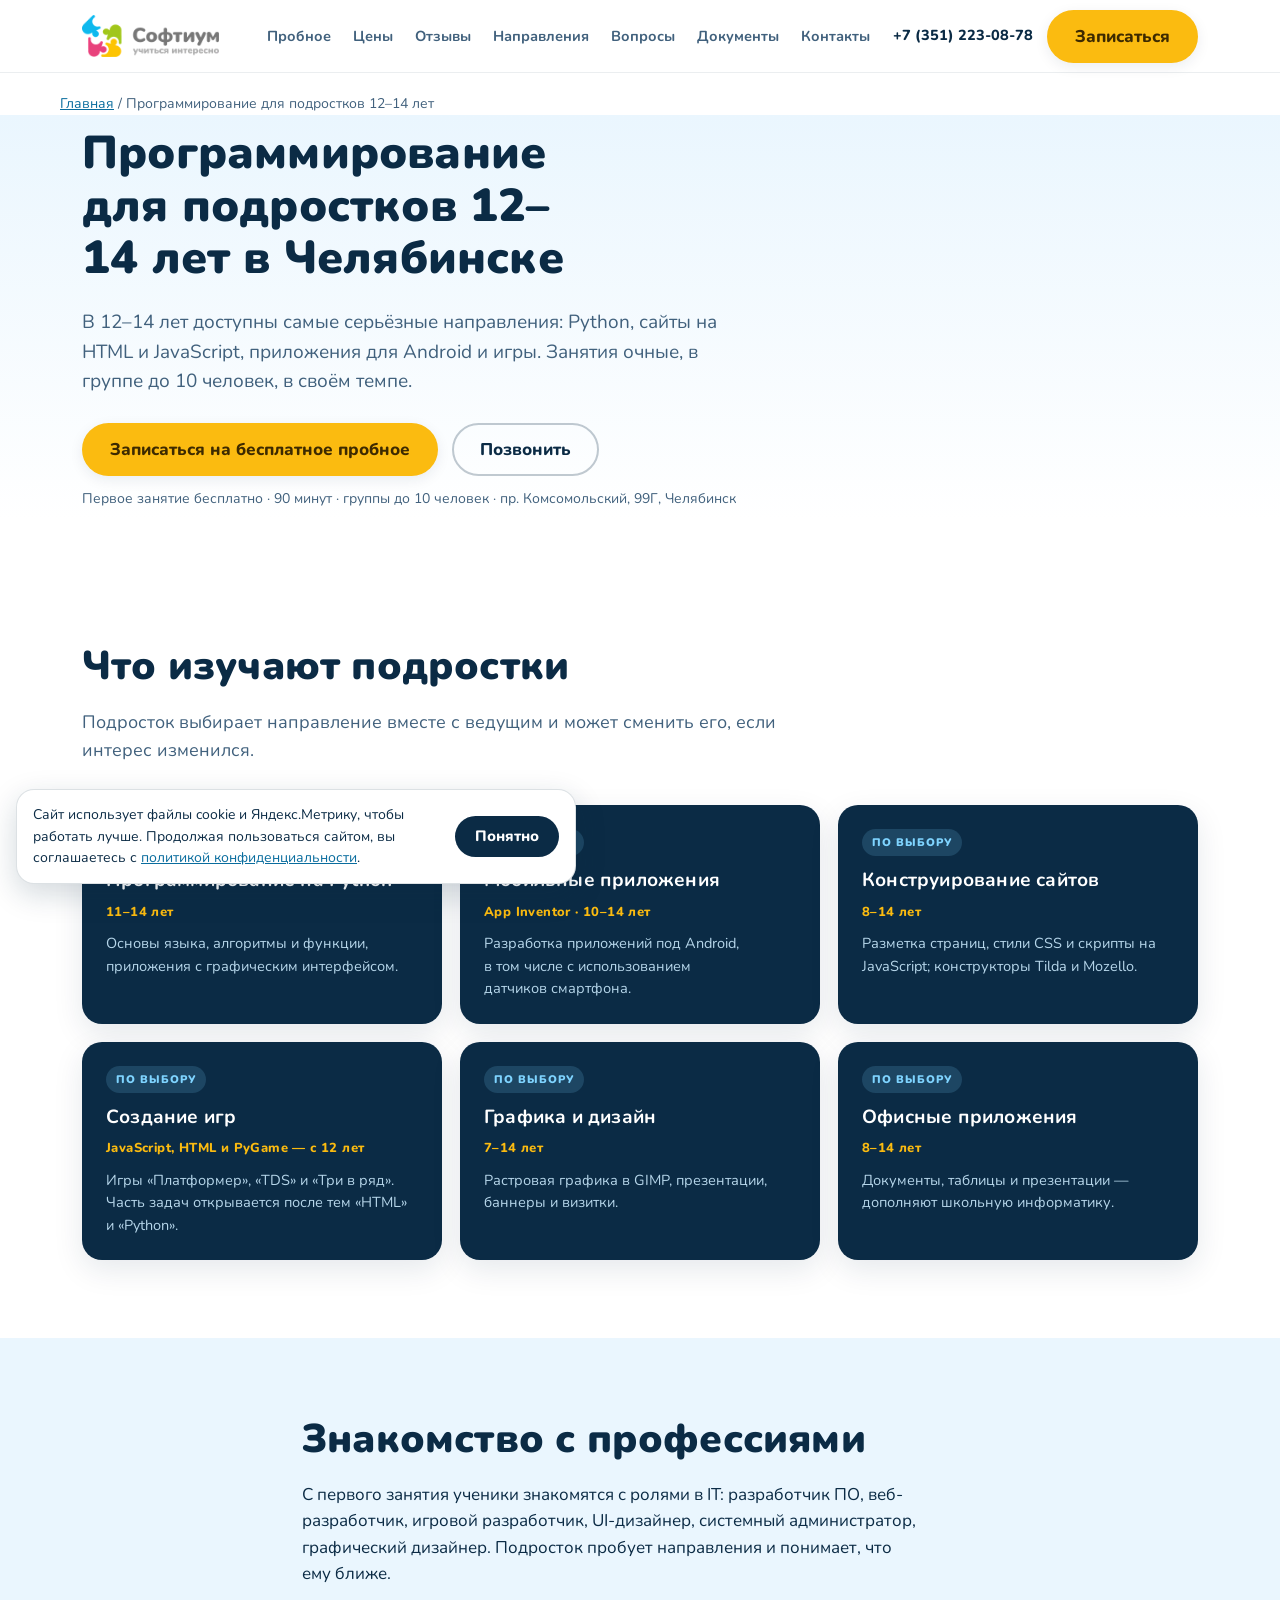
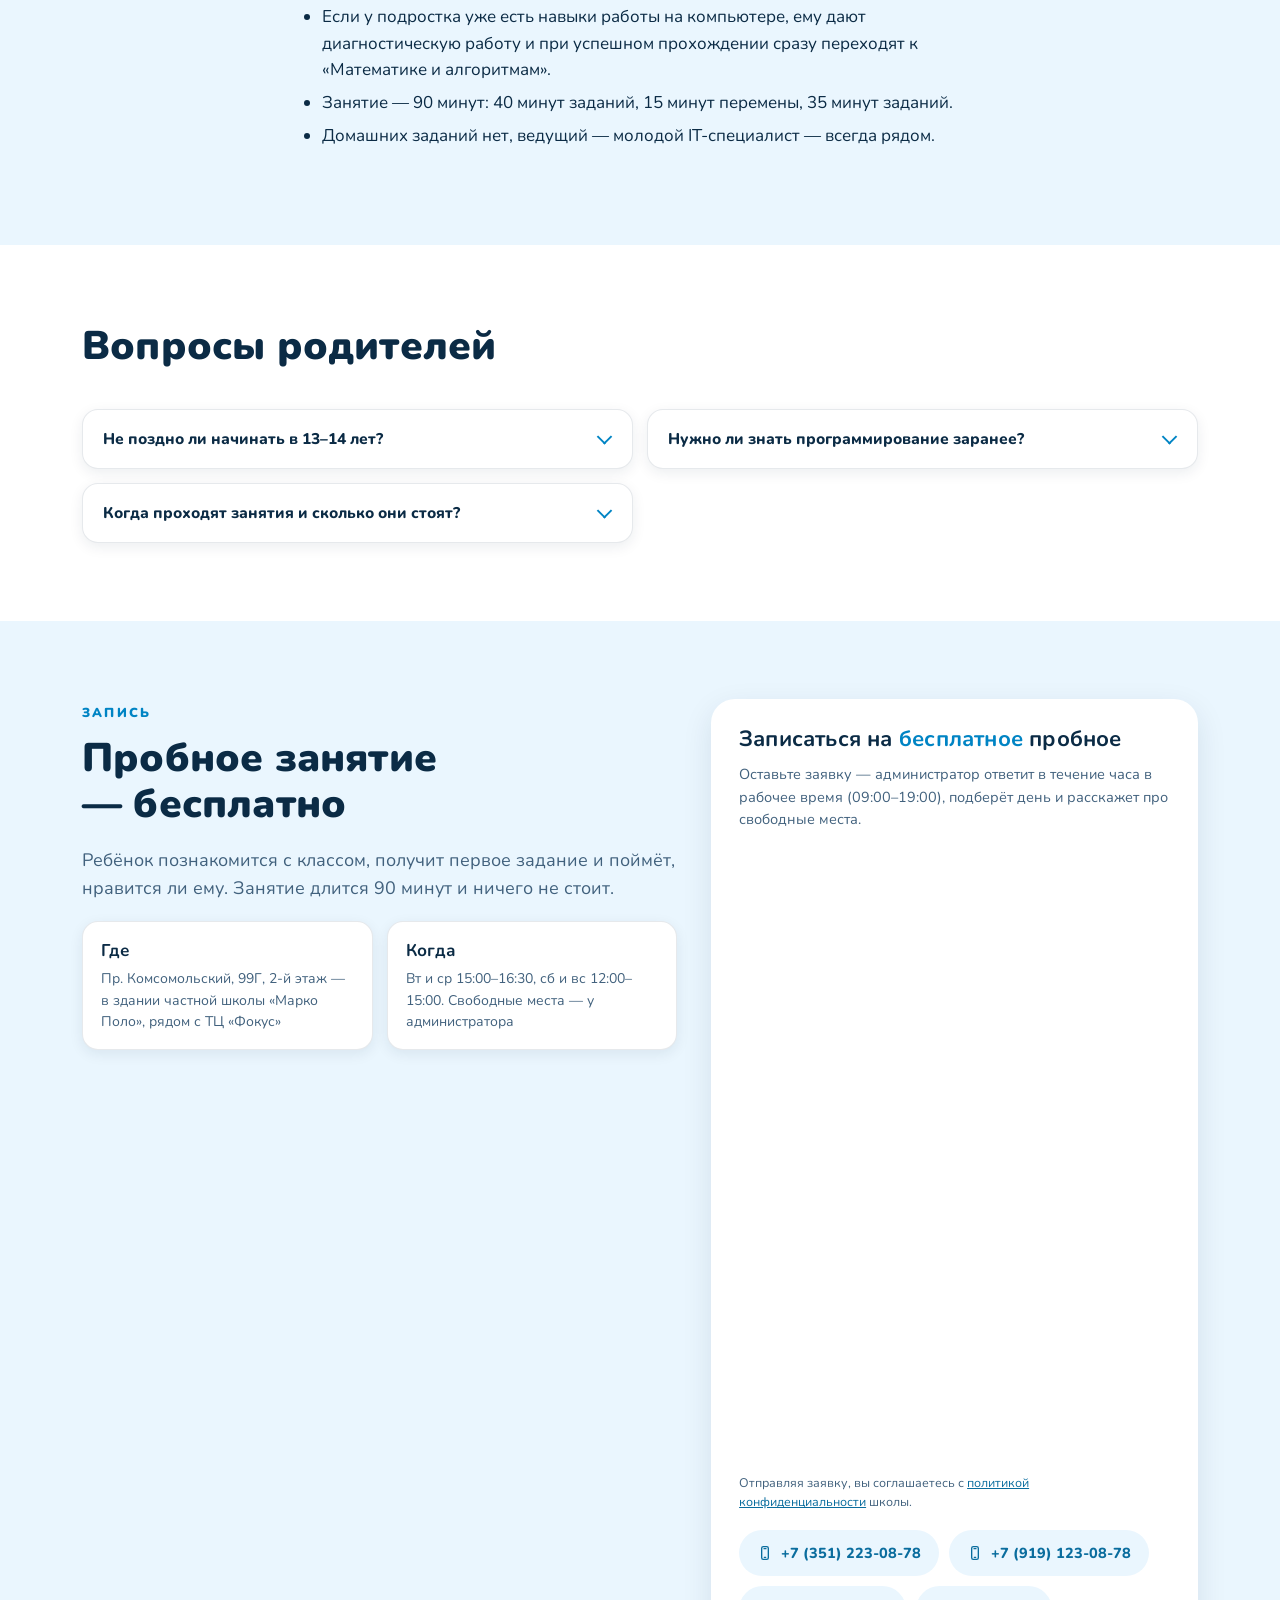
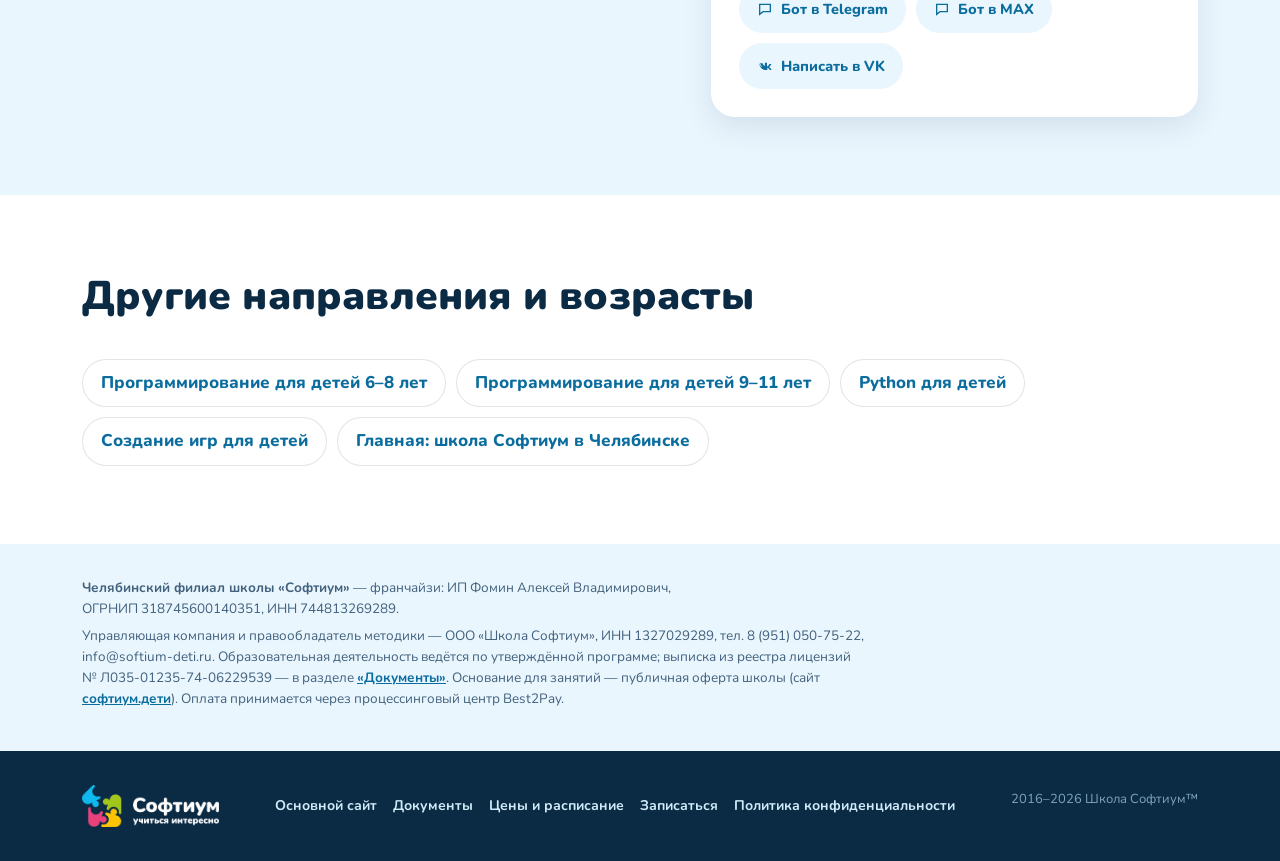
<file: programmirovanie-dlya-detej-12-14-let/index.html>
<!DOCTYPE html>
<html lang="ru">
<head>
<meta charset="utf-8">
<meta name="viewport" content="width=device-width, initial-scale=1">
<title>Программирование для подростков 12–14 лет в Челябинске — Софтиум</title>
<meta name="description" content="Курсы программирования для подростков 12–14 лет в Челябинске (Северо-Запад): Python, приложения для Android, сайты, игры. Группы до 10 человек. Первое занятие бесплатно.">
<link rel="canonical" href="https://softium174.ru/programmirovanie-dlya-detej-12-14-let/">
<meta name="yandex-verification" content="fbeefb48a1822eba" />
<meta name="theme-color" content="#00a7e7">
<link rel="icon" href="/favicon.ico" sizes="48x48">
<link rel="icon" href="/favicon.svg" type="image/svg+xml">
<link rel="icon" href="/assets/favicon-32.png" type="image/png" sizes="32x32">
<link rel="apple-touch-icon" href="/apple-touch-icon.png">
<meta property="og:title" content="Программирование для подростков 12–14 лет в Челябинске — Софтиум">
<meta property="og:description" content="Курсы программирования для подростков 12–14 лет в Челябинске (Северо-Запад): Python, приложения для Android, сайты, игры. Группы до 10 человек. Первое занятие бесплатно.">
<meta property="og:type" content="website">
<meta property="og:url" content="https://softium174.ru/programmirovanie-dlya-detej-12-14-let/">
<meta property="og:image" content="https://softium174.ru/assets/og-cover.png">
<meta property="og:locale" content="ru_RU">
<meta property="og:site_name" content="Софтиум — Челябинск">
<script>document.documentElement.className+=" js"</script>
<link rel="preload" href="/assets/fonts/nunito-cyrillic.woff2" as="font" type="font/woff2" crossorigin>
<link rel="stylesheet" href="/assets/fonts/fonts.css">
<link rel="stylesheet" href="/assets/css/site.css?v=2">
<script type="application/ld+json">
{
 "@context": "https://schema.org",
 "@type": "FAQPage",
 "mainEntity": [
  {
   "@type": "Question",
   "name": "Не поздно ли начинать в 13–14 лет?",
   "acceptedAnswer": {
    "@type": "Answer",
    "text": "Программа рассчитана на детей от 6 до 14 лет, и для подростков есть свои направления: Python, сайты, мобильные приложения, игры. Начать можно в любой день, а пробное занятие бесплатно."
   }
  },
  {
   "@type": "Question",
   "name": "Нужно ли знать программирование заранее?",
   "acceptedAnswer": {
    "@type": "Answer",
    "text": "Нет. При старте ведущий определяет уровень владения компьютером; при хороших навыках подростку дают диагностическую работу и он быстрее переходит к следующим модулям."
   }
  },
  {
   "@type": "Question",
   "name": "Когда проходят занятия и сколько они стоят?",
   "acceptedAnswer": {
    "@type": "Answer",
    "text": "Сейчас занятия проходят во вторник и среду с 15:00 до 16:30, в субботу и воскресенье с 12:00 до 15:00. Расписание может меняться — свободные места уточняйте у администратора: +7 (351) 223-08-78. Абонемент на 4 занятия — 3 000 ₽ (750 ₽ за занятие), на 8 занятий — 5 000 ₽ (625 ₽ за занятие). Абонемент действует 4 недели. Первое занятие бесплатно."
   }
  }
 ]
}
</script>
<script type="application/ld+json">
{
 "@context": "https://schema.org",
 "@type": "BreadcrumbList",
 "itemListElement": [
  {
   "@type": "ListItem",
   "position": 1,
   "name": "Софтиум Челябинск",
   "item": "https://softium174.ru/"
  },
  {
   "@type": "ListItem",
   "position": 2,
   "name": "Программирование для подростков 12–14 лет",
   "item": "https://softium174.ru/programmirovanie-dlya-detej-12-14-let/"
  }
 ]
}
</script>
<!-- Yandex.Metrika counter -->
<script type="text/javascript">
  (function(m,e,t,r,i,k,a){
    m[i]=m[i]||function(){(m[i].a=m[i].a||[]).push(arguments)};
    m[i].l=1*new Date();
    k=e.createElement(t),a=e.getElementsByTagName(t)[0],k.async=1,k.src=r,a.parentNode.insertBefore(k,a)
  })(window, document,'script','https://mc.yandex.ru/metrika/tag.js?id=114139660', 'ym');
  ym(114139660, 'init', {ssr:true, webvisor:true, clickmap:true, accurateTrackBounce:true, trackingParams:true});
</script>
<noscript><div><img src="https://mc.yandex.ru/watch/114139660" style="position:absolute; left:-9999px;" alt="" /></div></noscript>
<!-- /Yandex.Metrika counter -->
</head>
<body>
<a class="skip-link" href="#main">Перейти к содержимому</a>

<!-- SVG sprite -->
<svg width="0" height="0" style="position:absolute" aria-hidden="true">
  <defs>
    <symbol id="penguin" viewBox="0 0 120 130">
      <ellipse cx="60" cy="72" rx="42" ry="50" fill="#0b2b45"/>
      <ellipse cx="60" cy="82" rx="30" ry="38" fill="#ffffff"/>
      <circle cx="47" cy="55" r="6" fill="#ffffff"/><circle cx="73" cy="55" r="6" fill="#ffffff"/>
      <circle cx="48.5" cy="56" r="2.7" fill="#0b2b45"/><circle cx="71.5" cy="56" r="2.7" fill="#0b2b45"/>
      <path d="M53 66 l7 8 l7 -8 z" fill="#fbbb10"/>
      <path d="M62 64 l10 6 l-10 6 z" fill="#ff9f1a" opacity="0"/>
      <path d="M18 72 q-9 18 3 30" stroke="#0b2b45" stroke-width="11" fill="none" stroke-linecap="round"/>
      <path d="M102 72 q9 18 -3 30" stroke="#0b2b45" stroke-width="11" fill="none" stroke-linecap="round"/>
      <ellipse cx="45" cy="121" rx="11" ry="5" fill="#ff9f1a"/>
      <ellipse cx="75" cy="121" rx="11" ry="5" fill="#ff9f1a"/>
      <path d="M34 42 q10 -16 26 -13" stroke="#00a7e7" stroke-width="0" fill="none"/>
      <path d="M30 96 h60" stroke="#00a7e7" stroke-width="0"/>
      <path d="M35 88 q25 12 50 0 l-4 10 q-21 10 -42 0 z" fill="#00a7e7" opacity="0"/>
      <g>
        <path d="M36 30 q24 -14 48 0 l-2 8 q-22 -12 -44 0 z" fill="#00a7e7"/>
      </g>
      <path d="M38 100 q22 10 44 0" stroke="#d8effc" stroke-width="0" fill="none"/>
    </symbol>
    <symbol id="penguin-mini" viewBox="0 0 120 130">
      <ellipse cx="60" cy="72" rx="42" ry="50" fill="#00a7e7"/>
      <ellipse cx="60" cy="82" rx="30" ry="38" fill="#ffffff"/>
      <circle cx="47" cy="55" r="6" fill="#ffffff" opacity="0"/><circle cx="73" cy="55" r="6" fill="#ffffff" opacity="0"/>
      <circle cx="48.5" cy="56" r="3.2" fill="#0b2b45"/><circle cx="71.5" cy="56" r="3.2" fill="#0b2b45"/>
      <path d="M53 66 l7 8 l7 -8 z" fill="#fbbb10"/>
      <ellipse cx="45" cy="121" rx="11" ry="5" fill="#ff9f1a"/>
      <ellipse cx="75" cy="121" rx="11" ry="5" fill="#ff9f1a"/>
    </symbol>
    <symbol id="i-check" viewBox="0 0 24 24"><path d="M4 12.5l5 5L20 6.5"/></symbol>
    <symbol id="i-pc" viewBox="0 0 24 24"><rect x="3" y="4" width="18" height="12" rx="2"/><path d="M8 20h8M12 16v4"/></symbol>
    <symbol id="i-math" viewBox="0 0 24 24"><path d="M4 20L14 6M14 6l4 5M4 13h7"/><circle cx="18" cy="17" r="3"/></symbol>
    <symbol id="i-blocks" viewBox="0 0 24 24"><rect x="3" y="3" width="8" height="8" rx="2"/><rect x="13" y="3" width="8" height="8" rx="2"/><rect x="3" y="13" width="8" height="8" rx="2"/><rect x="13" y="13" width="8" height="8" rx="2"/></symbol>
    <symbol id="i-game" viewBox="0 0 24 24"><path d="M6 9h12a4 4 0 014 4v1a3 3 0 01-5.4 1.8L15 14H9l-1.6 1.8A3 3 0 012 14v-1a4 4 0 014-4z"/><path d="M8 12v2M7 13h2"/></symbol>
    <symbol id="i-web" viewBox="0 0 24 24"><circle cx="12" cy="12" r="9"/><path d="M3 12h18M12 3c3 3.5 3 14 0 18M12 3c-3 3.5-3 14 0 18"/></symbol>
    <symbol id="i-paint" viewBox="0 0 24 24"><path d="M12 3a9 7 0 00-9 7c0 4 3 6 6 6 1.5 0 2 .8 2 1.6 0 1.4 1.2 2.3 2.6 1.8C18 19 21 15.5 21 11.5A9 7.5 0 0012 3z"/><circle cx="7.5" cy="10.5" r="1"/><circle cx="12" cy="8" r="1"/><circle cx="16" cy="10.5" r="1"/></symbol>
    <symbol id="i-phone" viewBox="0 0 24 24"><rect x="7" y="2.5" width="10" height="19" rx="2.5"/><path d="M10.5 5.5h3M11 18.5h2"/></symbol>
    <symbol id="i-doc" viewBox="0 0 24 24"><path d="M6 2h9l4 4v16H6z"/><path d="M14 2v5h5M9 12h7M9 16h7"/></symbol>
    <symbol id="i-snake" viewBox="0 0 24 24"><path d="M7 3c3 0 3 3 6 3s3-3 6-3"/><path d="M19 6c-3 0-3 3-6 3S10 6 7 6"/><path d="M7 9c3 0 3 3 6 3s3-3 6-3v6c0 3-2.5 4.5-5 5"/></symbol>
    <symbol id="i-chip" viewBox="0 0 24 24"><rect x="6" y="6" width="12" height="12" rx="2"/><path d="M9 3v3M15 3v3M9 18v3M15 18v3M3 9h3M3 15h3M18 9h3M18 15h3"/></symbol>
    <symbol id="i-pin" viewBox="0 0 24 24"><path d="M12 21s7-6.1 7-11a7 7 0 10-14 0c0 4.9 7 11 7 11z"/><circle cx="12" cy="10" r="2.6"/></symbol>
    <symbol id="i-chat" viewBox="0 0 24 24"><path d="M4 5h16v11H9l-5 4z"/></symbol>
    <symbol id="i-vk" viewBox="0 0 24 24"><path d="M3 7c1 8 5.5 11 10.5 11h2v-3.2c1.5.3 2.7 1.6 3.7 3.2H22c-1.2-2.4-2.8-4-4-4.6 1.3-.8 2.8-2.6 3.4-4.4h-2.9c-.8 1.9-2.2 3.4-3.5 3.8V7h-3.2v5.2c-1.4-.6-2.8-2.3-3.5-4.2H4.6c.7 2.1 2 4 3.4 4.9C6.4 13.5 4.6 11 3 7z"/></symbol>
    <symbol id="i-shield" viewBox="0 0 24 24"><path d="M12 3l8 3v6c0 5-3.5 8-8 9-4.5-1-8-4-8-9V6z"/><path d="M9 12l2 2 4-4"/></symbol>
    <symbol id="i-clock" viewBox="0 0 24 24"><circle cx="12" cy="12" r="9"/><path d="M12 7v5l4 2"/></symbol>
    <symbol id="i-users" viewBox="0 0 24 24"><circle cx="9" cy="8" r="3.4"/><path d="M3.5 20c1-4 3.2-5 5.5-5s4.5 1 5.5 5"/><circle cx="17" cy="9" r="2.6"/><path d="M16 15.2c2.3 0 4 1.2 4.8 4"/></symbol>
    <symbol id="i-report" viewBox="0 0 24 24"><rect x="4" y="3" width="16" height="18" rx="2"/><path d="M8 15l2.5-3 2.5 2 3.5-5"/></symbol>
    <symbol id="i-ball" viewBox="0 0 24 24"><circle cx="12" cy="12" r="9"/><path d="M12 3c-2.5 3-2.5 15 0 18M3.5 9.5c3 1.5 14 1.5 17 0M3.5 14.5c3-1.5 14-1.5 17 0"/></symbol>
    <symbol id="i-nowifi" viewBox="0 0 24 24"><path d="M3 3l18 18"/><path d="M5 12.5a10 10 0 0114 0M8 16a6 6 0 018 0"/><circle cx="12" cy="19.5" r="1.4"/></symbol>
    <symbol id="i-heart" viewBox="0 0 24 24"><path d="M12 20s-7.5-4.6-9.2-9C1.5 7.6 3.6 4.5 6.8 4.5c2 0 3.7 1.2 5.2 3 1.5-1.8 3.2-3 5.2-3 3.2 0 5.3 3.1 4 6.5-1.7 4.4-9.2 9-9.2 9z"/></symbol>
  </defs>
</svg>

<header class="site-header">
  <div class="container header-inner">
    <a class="logo" href="/" aria-label="Софтиум Челябинск — на главную">
      <img class="logo-img" src="/assets/img/logo-gray.webp" width="137" height="42" alt="Софтиум — учиться интересно">
      <span class="logo-city">Челябинск<br>Северо-Запад</span>
    </a>
    <nav class="nav" aria-label="Основная навигация">
      <a href="/#trial">Пробное</a>
      <a href="/#prices">Цены</a>
      <a href="/#reviews">Отзывы</a>
      <a href="/#modules">Направления</a>
      <a href="/#faq">Вопросы</a>
      <a href="/#docs">Документы</a>
      <a href="/#contacts">Контакты</a>
    </nav>
    <div class="header-cta">
      <div class="header-phones">
        <a class="header-phone" href="tel:+73512230878">+7&nbsp;(351)&nbsp;223-08-78</a>
        <a class="header-phone" href="tel:+79191230878">+7&nbsp;(919)&nbsp;123-08-78</a>
      </div>
      <a class="btn btn-primary" href="#signup">Записаться</a>
      <button class="burger" id="burger" aria-expanded="false" aria-controls="mobileNav" aria-label="Открыть меню">
        <span></span><span></span><span></span>
      </button>
    </div>
  </div>
  <nav class="mobile-nav" id="mobileNav" aria-label="Мобильная навигация">
    <a href="/#trial">Пробное занятие</a>
    <a href="/#prices">Цены и расписание</a>
    <a href="/#reviews">Отзывы</a>
    <a href="/#why">О школе</a>
    <a href="/#modules">Направления</a>
    <a href="/#flow">Как проходят занятия</a>
    <a href="/#parents">Родителям</a>
    <a href="/#faq">Вопросы</a>
    <a href="/#docs">Документы</a>
    <a href="/#contacts">Контакты</a>
    <a href="#signup" style="color:var(--sky-ink)">→ Бесплатное пробное занятие</a>
    <a class="m-phone" href="tel:+73512230878">Телефон: +7 (351) 223-08-78</a>
    <a class="m-phone" href="tel:+79191230878">Телефон: +7 (919) 123-08-78</a>
  </nav>
</header>

<main id="main">
<div class="container crumbs"><a href="/">Главная</a> / Программирование для подростков 12–14 лет</div>

<section class="page-hero">
  <div class="container">
    <h1>Программирование для подростков 12–14 лет в Челябинске</h1>
    <p class="hero-lead">В 12–14 лет доступны самые серьёзные направления: Python, сайты на HTML и JavaScript, приложения для Android и игры. Занятия очные, в группе до 10 человек, в своём темпе.</p>
    <div class="hero-actions">
      <a class="btn btn-primary" href="#signup">Записаться на бесплатное пробное</a>
      <a class="btn btn-ghost" href="tel:+73512230878">Позвонить</a>
    </div>
    <p class="hero-note">Первое занятие бесплатно · 90 минут · группы до 10 человек · пр. Комсомольский, 99Г, Челябинск</p>
  </div>
</section>

<section>
  <div class="container">
    <div class="section-head">
      <h2>Что изучают подростки</h2>
      <p class="section-sub">Подросток выбирает направление вместе с ведущим и может сменить его, если интерес изменился.</p>
    </div>
    <div class="modules sub">
<article class="module"><span class="tag elective">по выбору</span><h3>Программирование на Python</h3><div class="tools">11–14 лет</div><p>Основы языка, алгоритмы и функции, приложения с графическим интерфейсом.</p></article>
<article class="module"><span class="tag elective">по выбору</span><h3>Мобильные приложения</h3><div class="tools">App Inventor · 10–14 лет</div><p>Разработка приложений под Android, в том числе с использованием датчиков смартфона.</p></article>
<article class="module"><span class="tag elective">по выбору</span><h3>Конструирование сайтов</h3><div class="tools">8–14 лет</div><p>Разметка страниц, стили CSS и скрипты на JavaScript; конструкторы Tilda и Mozello.</p></article>
<article class="module"><span class="tag elective">по выбору</span><h3>Создание игр</h3><div class="tools">JavaScript, HTML и PyGame — с 12 лет</div><p>Игры «Платформер», «TDS» и «Три в ряд». Часть задач открывается после тем «HTML» и «Python».</p></article>
<article class="module"><span class="tag elective">по выбору</span><h3>Графика и дизайн</h3><div class="tools">7–14 лет</div><p>Растровая графика в GIMP, презентации, баннеры и визитки.</p></article>
<article class="module"><span class="tag elective">по выбору</span><h3>Офисные приложения</h3><div class="tools">8–14 лет</div><p>Документы, таблицы и презентации — дополняют школьную информатику.</p></article>
    </div>
  </div>
</section>

<section class="tint">
  <div class="container text-block">
    <h2>Знакомство с профессиями</h2>
    <p>С первого занятия ученики знакомятся с ролями в IT: разработчик ПО, веб-разработчик, игровой разработчик, UI-дизайнер, системный администратор, графический дизайнер. Подросток пробует направления и понимает, что ему ближе.</p>
<ul>
<li>Если у подростка уже есть навыки работы на компьютере, ему дают диагностическую работу и при успешном прохождении сразу переходят к «Математике и алгоритмам».</li>
<li>Занятие — 90 минут: 40 минут заданий, 15 минут перемены, 35 минут заданий.</li>
<li>Домашних заданий нет, ведущий — молодой IT-специалист — всегда рядом.</li>
</ul>
  </div>
</section>

<section>
  <div class="container">
    <div class="section-head"><h2>Вопросы родителей</h2></div>
    <div class="faq-list">
<details class="faq"><summary>Не поздно ли начинать в 13–14 лет?</summary><p class="faq-a">Программа рассчитана на детей от 6 до 14 лет, и для подростков есть свои направления: Python, сайты, мобильные приложения, игры. Начать можно в любой день, а пробное занятие бесплатно.</p></details>
<details class="faq"><summary>Нужно ли знать программирование заранее?</summary><p class="faq-a">Нет. При старте ведущий определяет уровень владения компьютером; при хороших навыках подростку дают диагностическую работу и он быстрее переходит к следующим модулям.</p></details>
<details class="faq"><summary>Когда проходят занятия и сколько они стоят?</summary><p class="faq-a">Сейчас занятия проходят во вторник и среду с 15:00 до 16:30, в субботу и воскресенье с 12:00 до 15:00. Расписание может меняться — свободные места уточняйте у администратора: +7 (351) 223-08-78. Абонемент на 4 занятия — 3 000 ₽ (750 ₽ за занятие), на 8 занятий — 5 000 ₽ (625 ₽ за занятие). Абонемент действует 4 недели. Первое занятие бесплатно.</p></details>
    </div>
  </div>
</section>

<section id="enroll" class="tint">
  <div class="container">
    <div class="enroll-grid">
      <div>
        <span class="kicker">Запись</span>
        <h2>Пробное занятие — бесплатно</h2>
        <p class="section-sub">Ребёнок познакомится с классом, получит первое задание и поймёт, нравится ли ему. Занятие длится 90 минут и ничего не стоит.</p>
        <div class="enroll-facts">
          <div class="efact"><b>Где</b><p>Пр.&nbsp;Комсомольский,&nbsp;99Г, 2-й этаж — в здании частной школы «Марко Поло», рядом с ТЦ «Фокус»</p></div>
          <div class="efact"><b>Когда</b><p>Вт и ср 15:00–16:30, сб и вс 12:00–15:00. Свободные места — у администратора</p></div>
        </div>
      </div>
      <div class="form-card" id="signup">
        <h3>Записаться на <span class="free">бесплатное</span> пробное</h3>
        <p style="font-size:14.5px;color:var(--ink-soft)">Оставьте заявку — администратор ответит в течение часа в рабочее время (09:00–19:00), подберёт день и расскажет про свободные места.</p>
        <iframe class="yform" src="https://forms.yandex.ru/u/6af0bb24974ab28711bde005/?iframe=1" title="Форма записи на бесплатное пробное занятие — Софтиум Челябинск" loading="lazy"></iframe>
        <p style="font-size:12.5px;color:var(--ink-soft);margin:8px 0 0">Отправляя заявку, вы соглашаетесь с <a href="https://софтиум.дети/policies/" target="_blank" rel="noopener">политикой конфиденциальности</a> школы.</p>
        <div class="alt-contact" aria-label="Другие способы связи">
          <a href="tel:+73512230878"><svg width="16" height="16" viewBox="0 0 24 24" fill="none" stroke="currentColor" stroke-width="2" stroke-linecap="round" aria-hidden="true"><use href="#i-phone"/></svg>+7&nbsp;(351)&nbsp;223-08-78</a>
          <a href="tel:+79191230878"><svg width="16" height="16" viewBox="0 0 24 24" fill="none" stroke="currentColor" stroke-width="2" stroke-linecap="round" aria-hidden="true"><use href="#i-phone"/></svg>+7&nbsp;(919)&nbsp;123-08-78</a>
          <a href="https://t.me/Softium_Bot" target="_blank" rel="noopener"><svg width="16" height="16" viewBox="0 0 24 24" fill="none" stroke="currentColor" stroke-width="2" stroke-linecap="round" aria-hidden="true"><use href="#i-chat"/></svg>Бот в Telegram</a>
          <a href="https://max.ru/id1327029289_bot" target="_blank" rel="noopener"><svg width="16" height="16" viewBox="0 0 24 24" fill="none" stroke="currentColor" stroke-width="2" stroke-linecap="round" aria-hidden="true"><use href="#i-chat"/></svg>Бот в MAX</a>
          <a href="https://vk.com/chel_softium" target="_blank" rel="noopener"><svg width="16" height="16" viewBox="0 0 24 24" fill="currentColor" aria-hidden="true"><use href="#i-vk"/></svg>Написать в VK</a>
        </div>
      </div>
    </div>
  </div>
</section>

<section>
  <div class="container">
    <div class="section-head"><h2>Другие направления и возрасты</h2></div>
    <div class="rel-links">
<a href="/programmirovanie-dlya-detej-6-8-let/">Программирование для детей 6–8 лет</a>
<a href="/programmirovanie-dlya-detej-9-11-let/">Программирование для детей 9–11 лет</a>
<a href="/python-dlya-detej/">Python для детей</a>
<a href="/sozdanie-igr-dlya-detej/">Создание игр для детей</a>
<a href="/">Главная: школа Софтиум в Челябинске</a>
    </div>
  </div>
</section>
</main>

<!-- LEGAL -->
<section class="legal" aria-label="Реквизиты">
  <div class="container">
    <p><b>Челябинский филиал школы «Софтиум»</b> — франчайзи: ИП&nbsp;Фомин Алексей Владимирович, ОГРНИП&nbsp;318745600140351, ИНН&nbsp;744813269289.</p>
    <p>Управляющая компания и правообладатель методики — ООО&nbsp;«Школа&nbsp;Софтиум», ИНН&nbsp;1327029289, тел.&nbsp;8&nbsp;(951)&nbsp;050-75-22, info@softium-deti.ru. Образовательная деятельность ведётся по утверждённой программе; выписка из реестра лицензий №&nbsp;Л035-01235-74-06229539 — в разделе <a href="/#docs">«Документы»</a>. Основание для занятий — публичная оферта школы (сайт <a href="https://софтиум.дети/" target="_blank" rel="noopener">софтиум.дети</a>). Оплата принимается через процессинговый центр Best2Pay.</p>
  </div>
</section>

<footer>
  <div class="container foot-grid">
    <a class="logo" href="/" aria-label="Наверх">
      <img class="logo-img" src="/assets/img/logo-white.webp" width="120" height="37" alt="Софтиум — учиться интересно">
      <span class="logo-city" style="color:#7fd4ff;border-left-color:rgba(127,212,255,.35)">Челябинск<br>Северо-Запад</span>
    </a>
    <nav class="foot-links" aria-label="Дополнительные ссылки">
      <a href="https://софтиум.дети/?v_c=cheljabinsk-39" target="_blank" rel="noopener">Основной сайт</a>
      <a href="/#docs">Документы</a>
      <a href="/#prices">Цены и расписание</a>
      <a href="#signup">Записаться</a>
      <a href="https://софтиум.дети/policies/" target="_blank" rel="noopener">Политика конфиденциальности</a>
    </nav>
    <p class="copy">2016–2026 Школа Софтиум™</p>
  </div>
</footer>

<div class="sticky-cta" id="stickyCta" role="region" aria-label="Быстрая запись">
  <a class="btn btn-ghost" href="tel:+73512230878">Позвонить</a>
  <a class="btn btn-primary" href="#signup">Записаться</a>
</div>

<div class="cookie" id="cookie" role="region" aria-label="Уведомление о cookie" hidden>
  <p>Сайт использует файлы cookie и Яндекс.Метрику, чтобы работать лучше. Продолжая пользоваться сайтом, вы соглашаетесь с <a href="https://софтиум.дети/policies/" target="_blank" rel="noopener">политикой конфиденциальности</a>.</p>
  <button class="btn btn-dark" type="button" id="cookieOk">Понятно</button>
</div>

<script src="/assets/js/goals.js?v=2" defer></script>
<script src="/assets/js/site.js?v=2" defer></script>
</body>
</html>
</file>
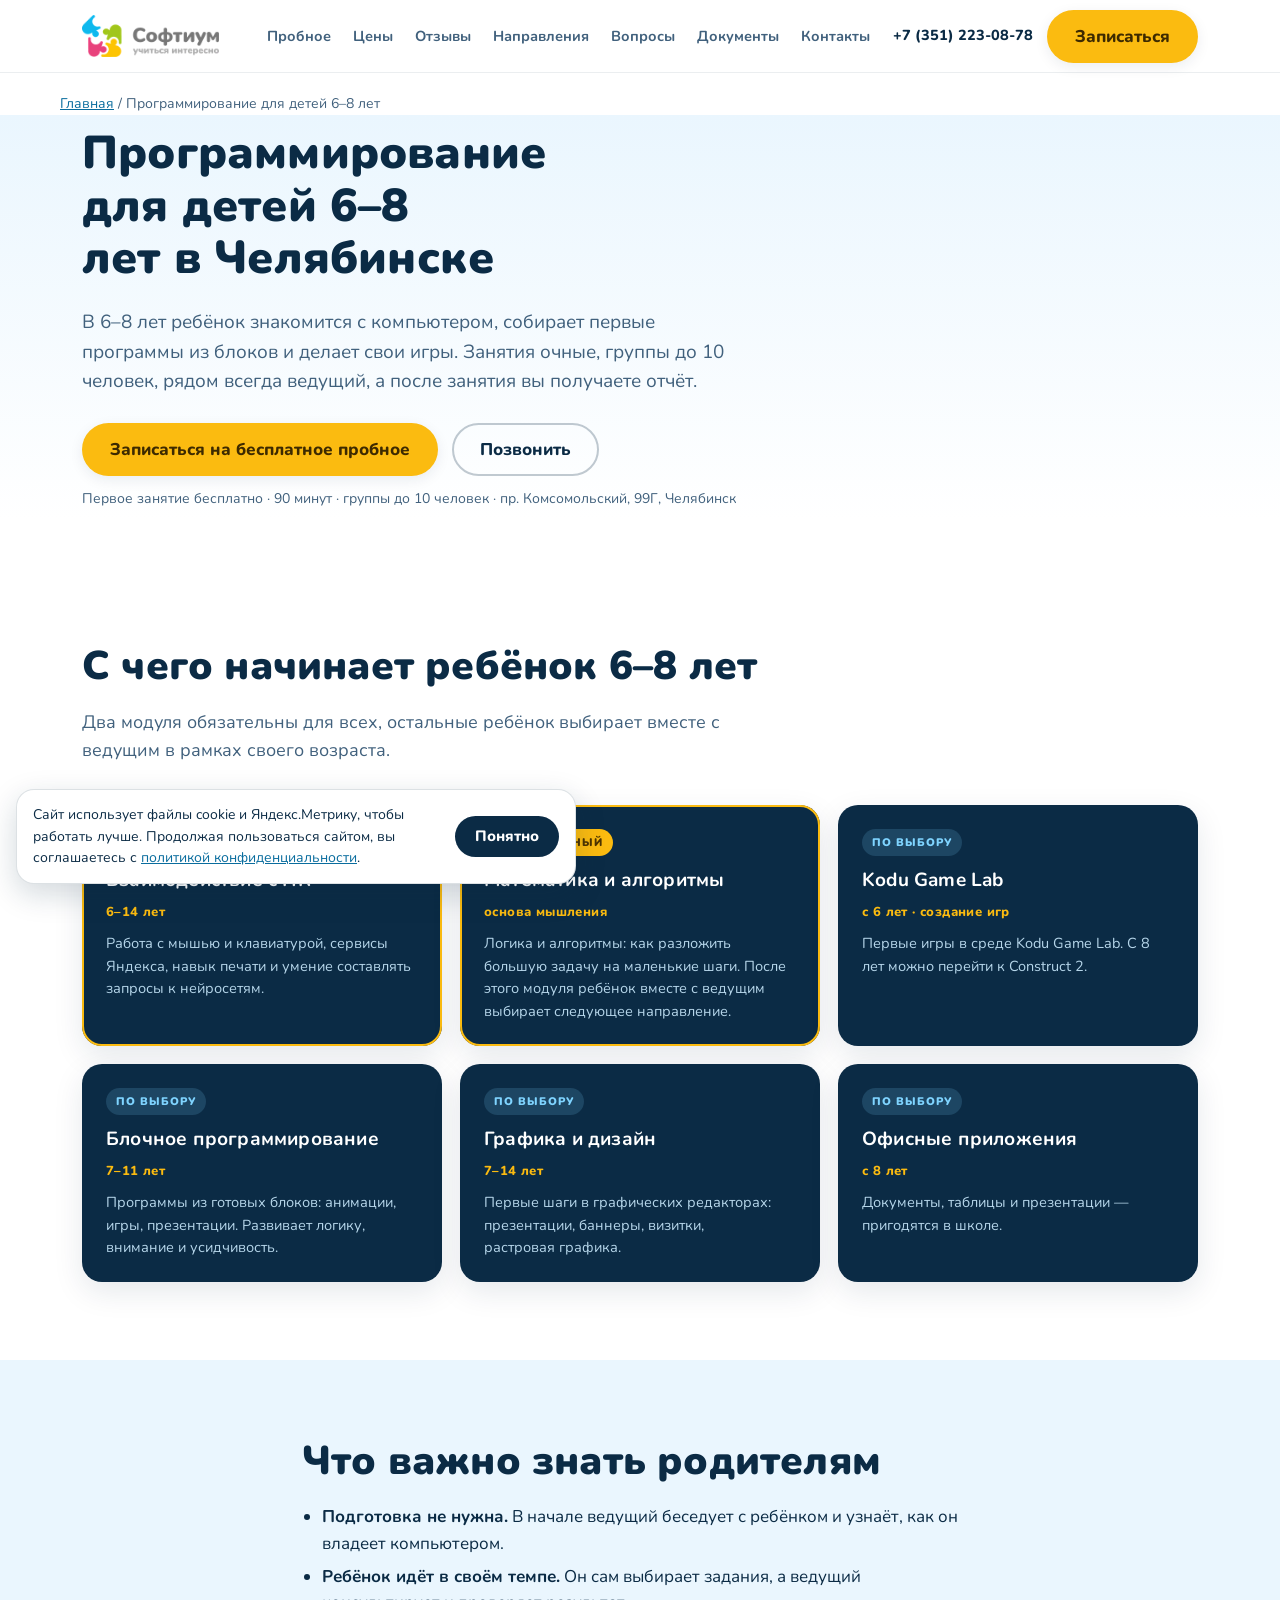
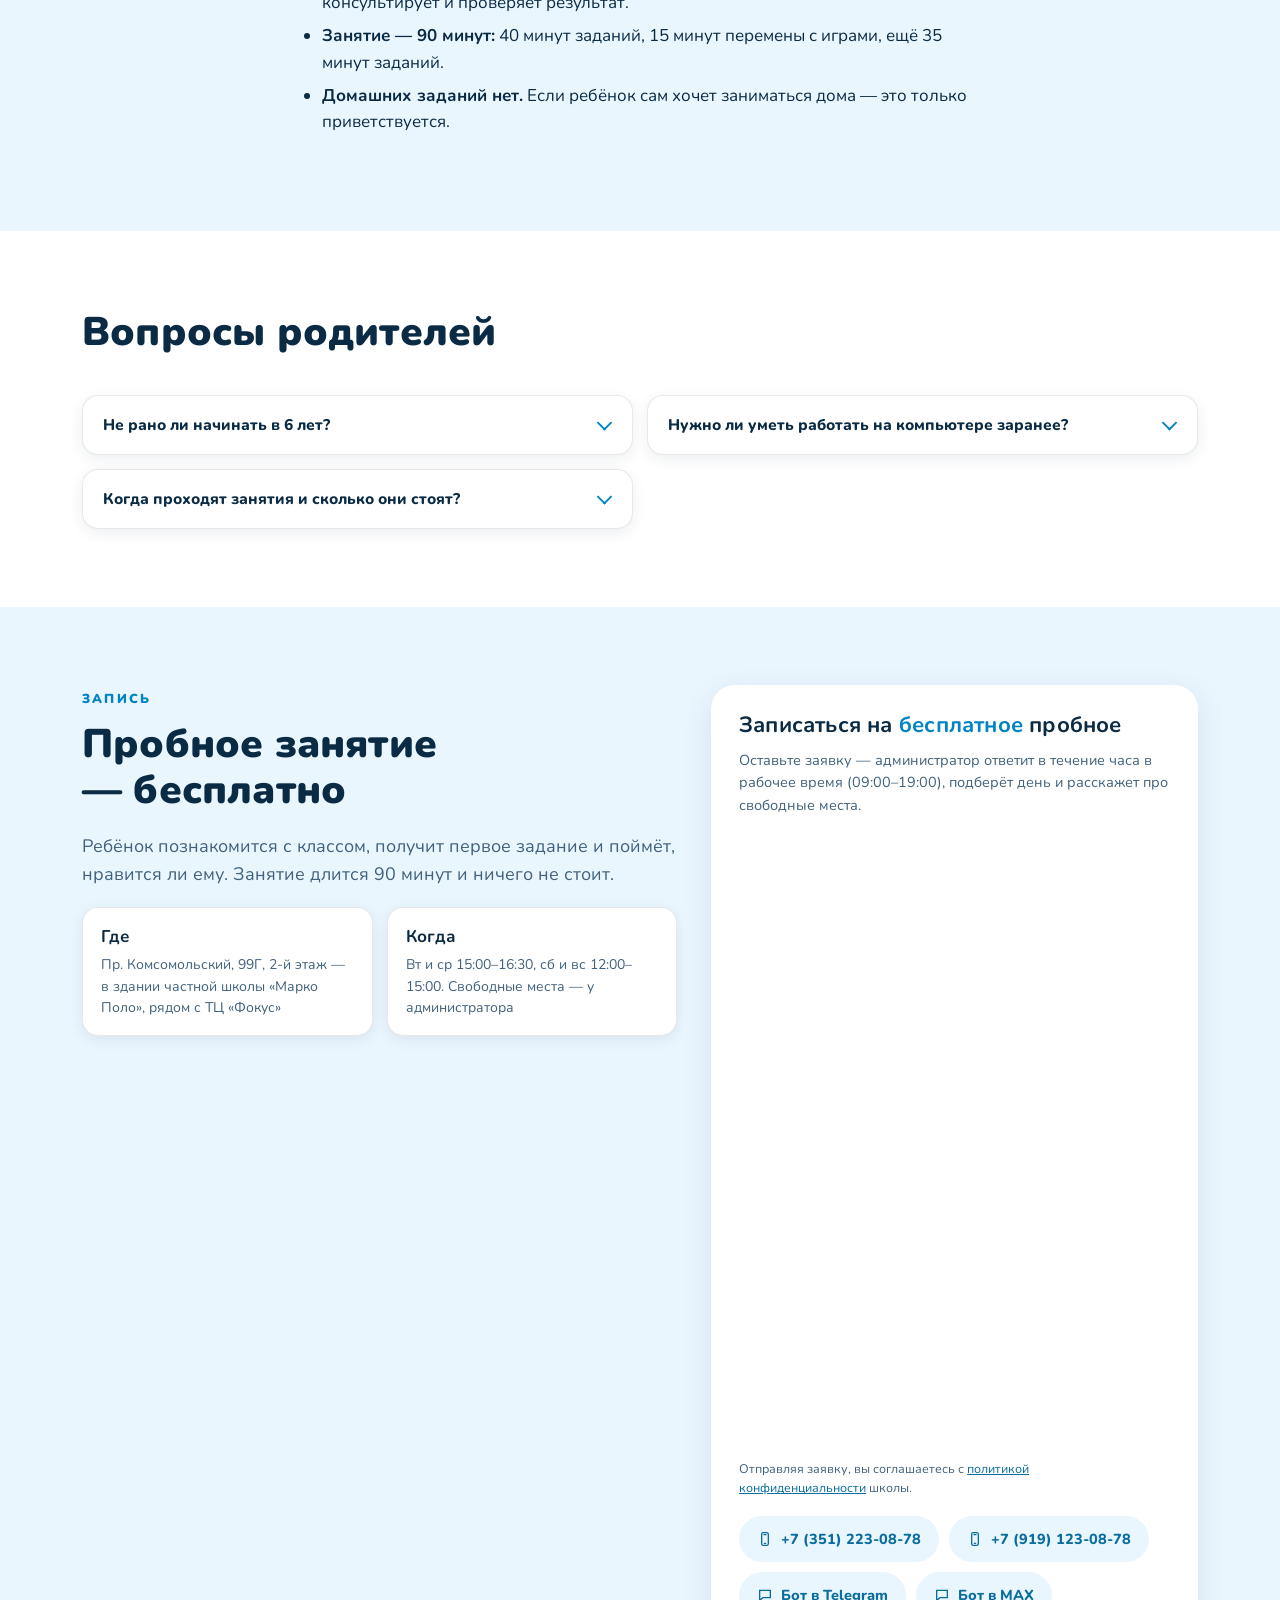
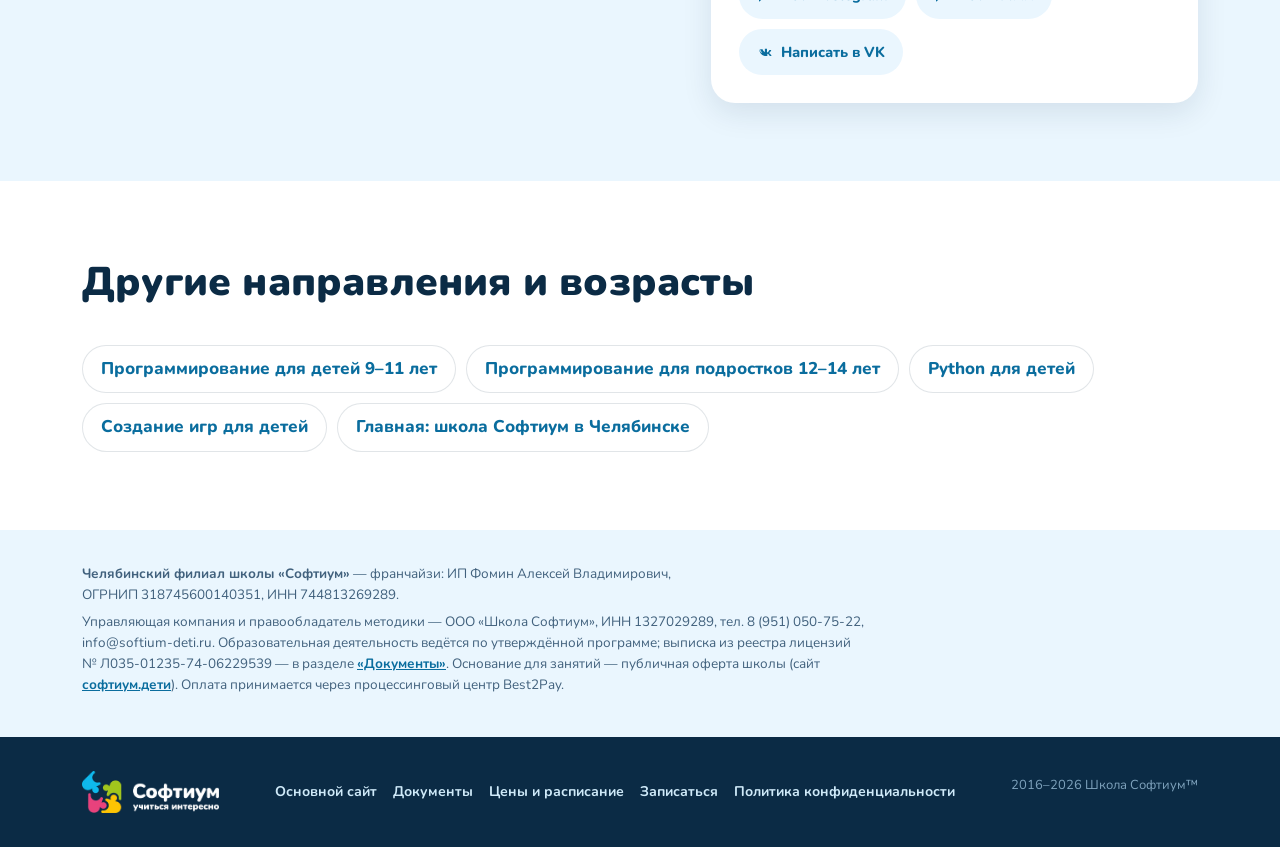
<file: programmirovanie-dlya-detej-6-8-let/index.html>
<!DOCTYPE html>
<html lang="ru">
<head>
<meta charset="utf-8">
<meta name="viewport" content="width=device-width, initial-scale=1">
<title>Программирование для детей 6–8 лет в Челябинске — Софтиум</title>
<meta name="description" content="Курсы программирования для детей 6–8 лет в Челябинске (Северо-Запад): первые игры и анимации, группы до 10 человек, занятие 90 минут. Первое занятие бесплатно.">
<link rel="canonical" href="https://softium174.ru/programmirovanie-dlya-detej-6-8-let/">
<meta name="yandex-verification" content="fbeefb48a1822eba" />
<meta name="theme-color" content="#00a7e7">
<link rel="icon" href="/favicon.ico" sizes="48x48">
<link rel="icon" href="/favicon.svg" type="image/svg+xml">
<link rel="icon" href="/assets/favicon-32.png" type="image/png" sizes="32x32">
<link rel="apple-touch-icon" href="/apple-touch-icon.png">
<meta property="og:title" content="Программирование для детей 6–8 лет в Челябинске — Софтиум">
<meta property="og:description" content="Курсы программирования для детей 6–8 лет в Челябинске (Северо-Запад): первые игры и анимации, группы до 10 человек, занятие 90 минут. Первое занятие бесплатно.">
<meta property="og:type" content="website">
<meta property="og:url" content="https://softium174.ru/programmirovanie-dlya-detej-6-8-let/">
<meta property="og:image" content="https://softium174.ru/assets/og-cover.png">
<meta property="og:locale" content="ru_RU">
<meta property="og:site_name" content="Софтиум — Челябинск">
<script>document.documentElement.className+=" js"</script>
<link rel="preload" href="/assets/fonts/nunito-cyrillic.woff2" as="font" type="font/woff2" crossorigin>
<link rel="stylesheet" href="/assets/fonts/fonts.css">
<link rel="stylesheet" href="/assets/css/site.css?v=2">
<script type="application/ld+json">
{
 "@context": "https://schema.org",
 "@type": "FAQPage",
 "mainEntity": [
  {
   "@type": "Question",
   "name": "Не рано ли начинать в 6 лет?",
   "acceptedAnswer": {
    "@type": "Answer",
    "text": "Программа рассчитана на детей от 6 до 14 лет. В 6–8 лет ребёнок проходит обязательные модули и пробует Kodu Game Lab. Понять, подходит ли занятие, лучше всего на бесплатном пробном: оно длится 90 минут."
   }
  },
  {
   "@type": "Question",
   "name": "Нужно ли уметь работать на компьютере заранее?",
   "acceptedAnswer": {
    "@type": "Answer",
    "text": "Нет. В начале ведущий беседует с ребёнком и узнаёт, как он владеет компьютером, а модуль «Взаимодействие с ПК» учит работать с мышью, клавиатурой и интернетом."
   }
  },
  {
   "@type": "Question",
   "name": "Когда проходят занятия и сколько они стоят?",
   "acceptedAnswer": {
    "@type": "Answer",
    "text": "Сейчас занятия проходят во вторник и среду с 15:00 до 16:30, в субботу и воскресенье с 12:00 до 15:00. Расписание может меняться — свободные места уточняйте у администратора: +7 (351) 223-08-78. Абонемент на 4 занятия — 3 000 ₽ (750 ₽ за занятие), на 8 занятий — 5 000 ₽ (625 ₽ за занятие). Абонемент действует 4 недели. Первое занятие бесплатно."
   }
  }
 ]
}
</script>
<script type="application/ld+json">
{
 "@context": "https://schema.org",
 "@type": "BreadcrumbList",
 "itemListElement": [
  {
   "@type": "ListItem",
   "position": 1,
   "name": "Софтиум Челябинск",
   "item": "https://softium174.ru/"
  },
  {
   "@type": "ListItem",
   "position": 2,
   "name": "Программирование для детей 6–8 лет",
   "item": "https://softium174.ru/programmirovanie-dlya-detej-6-8-let/"
  }
 ]
}
</script>
<!-- Yandex.Metrika counter -->
<script type="text/javascript">
  (function(m,e,t,r,i,k,a){
    m[i]=m[i]||function(){(m[i].a=m[i].a||[]).push(arguments)};
    m[i].l=1*new Date();
    k=e.createElement(t),a=e.getElementsByTagName(t)[0],k.async=1,k.src=r,a.parentNode.insertBefore(k,a)
  })(window, document,'script','https://mc.yandex.ru/metrika/tag.js?id=114139660', 'ym');
  ym(114139660, 'init', {ssr:true, webvisor:true, clickmap:true, accurateTrackBounce:true, trackingParams:true});
</script>
<noscript><div><img src="https://mc.yandex.ru/watch/114139660" style="position:absolute; left:-9999px;" alt="" /></div></noscript>
<!-- /Yandex.Metrika counter -->
</head>
<body>
<a class="skip-link" href="#main">Перейти к содержимому</a>

<!-- SVG sprite -->
<svg width="0" height="0" style="position:absolute" aria-hidden="true">
  <defs>
    <symbol id="penguin" viewBox="0 0 120 130">
      <ellipse cx="60" cy="72" rx="42" ry="50" fill="#0b2b45"/>
      <ellipse cx="60" cy="82" rx="30" ry="38" fill="#ffffff"/>
      <circle cx="47" cy="55" r="6" fill="#ffffff"/><circle cx="73" cy="55" r="6" fill="#ffffff"/>
      <circle cx="48.5" cy="56" r="2.7" fill="#0b2b45"/><circle cx="71.5" cy="56" r="2.7" fill="#0b2b45"/>
      <path d="M53 66 l7 8 l7 -8 z" fill="#fbbb10"/>
      <path d="M62 64 l10 6 l-10 6 z" fill="#ff9f1a" opacity="0"/>
      <path d="M18 72 q-9 18 3 30" stroke="#0b2b45" stroke-width="11" fill="none" stroke-linecap="round"/>
      <path d="M102 72 q9 18 -3 30" stroke="#0b2b45" stroke-width="11" fill="none" stroke-linecap="round"/>
      <ellipse cx="45" cy="121" rx="11" ry="5" fill="#ff9f1a"/>
      <ellipse cx="75" cy="121" rx="11" ry="5" fill="#ff9f1a"/>
      <path d="M34 42 q10 -16 26 -13" stroke="#00a7e7" stroke-width="0" fill="none"/>
      <path d="M30 96 h60" stroke="#00a7e7" stroke-width="0"/>
      <path d="M35 88 q25 12 50 0 l-4 10 q-21 10 -42 0 z" fill="#00a7e7" opacity="0"/>
      <g>
        <path d="M36 30 q24 -14 48 0 l-2 8 q-22 -12 -44 0 z" fill="#00a7e7"/>
      </g>
      <path d="M38 100 q22 10 44 0" stroke="#d8effc" stroke-width="0" fill="none"/>
    </symbol>
    <symbol id="penguin-mini" viewBox="0 0 120 130">
      <ellipse cx="60" cy="72" rx="42" ry="50" fill="#00a7e7"/>
      <ellipse cx="60" cy="82" rx="30" ry="38" fill="#ffffff"/>
      <circle cx="47" cy="55" r="6" fill="#ffffff" opacity="0"/><circle cx="73" cy="55" r="6" fill="#ffffff" opacity="0"/>
      <circle cx="48.5" cy="56" r="3.2" fill="#0b2b45"/><circle cx="71.5" cy="56" r="3.2" fill="#0b2b45"/>
      <path d="M53 66 l7 8 l7 -8 z" fill="#fbbb10"/>
      <ellipse cx="45" cy="121" rx="11" ry="5" fill="#ff9f1a"/>
      <ellipse cx="75" cy="121" rx="11" ry="5" fill="#ff9f1a"/>
    </symbol>
    <symbol id="i-check" viewBox="0 0 24 24"><path d="M4 12.5l5 5L20 6.5"/></symbol>
    <symbol id="i-pc" viewBox="0 0 24 24"><rect x="3" y="4" width="18" height="12" rx="2"/><path d="M8 20h8M12 16v4"/></symbol>
    <symbol id="i-math" viewBox="0 0 24 24"><path d="M4 20L14 6M14 6l4 5M4 13h7"/><circle cx="18" cy="17" r="3"/></symbol>
    <symbol id="i-blocks" viewBox="0 0 24 24"><rect x="3" y="3" width="8" height="8" rx="2"/><rect x="13" y="3" width="8" height="8" rx="2"/><rect x="3" y="13" width="8" height="8" rx="2"/><rect x="13" y="13" width="8" height="8" rx="2"/></symbol>
    <symbol id="i-game" viewBox="0 0 24 24"><path d="M6 9h12a4 4 0 014 4v1a3 3 0 01-5.4 1.8L15 14H9l-1.6 1.8A3 3 0 012 14v-1a4 4 0 014-4z"/><path d="M8 12v2M7 13h2"/></symbol>
    <symbol id="i-web" viewBox="0 0 24 24"><circle cx="12" cy="12" r="9"/><path d="M3 12h18M12 3c3 3.5 3 14 0 18M12 3c-3 3.5-3 14 0 18"/></symbol>
    <symbol id="i-paint" viewBox="0 0 24 24"><path d="M12 3a9 7 0 00-9 7c0 4 3 6 6 6 1.5 0 2 .8 2 1.6 0 1.4 1.2 2.3 2.6 1.8C18 19 21 15.5 21 11.5A9 7.5 0 0012 3z"/><circle cx="7.5" cy="10.5" r="1"/><circle cx="12" cy="8" r="1"/><circle cx="16" cy="10.5" r="1"/></symbol>
    <symbol id="i-phone" viewBox="0 0 24 24"><rect x="7" y="2.5" width="10" height="19" rx="2.5"/><path d="M10.5 5.5h3M11 18.5h2"/></symbol>
    <symbol id="i-doc" viewBox="0 0 24 24"><path d="M6 2h9l4 4v16H6z"/><path d="M14 2v5h5M9 12h7M9 16h7"/></symbol>
    <symbol id="i-snake" viewBox="0 0 24 24"><path d="M7 3c3 0 3 3 6 3s3-3 6-3"/><path d="M19 6c-3 0-3 3-6 3S10 6 7 6"/><path d="M7 9c3 0 3 3 6 3s3-3 6-3v6c0 3-2.5 4.5-5 5"/></symbol>
    <symbol id="i-chip" viewBox="0 0 24 24"><rect x="6" y="6" width="12" height="12" rx="2"/><path d="M9 3v3M15 3v3M9 18v3M15 18v3M3 9h3M3 15h3M18 9h3M18 15h3"/></symbol>
    <symbol id="i-pin" viewBox="0 0 24 24"><path d="M12 21s7-6.1 7-11a7 7 0 10-14 0c0 4.9 7 11 7 11z"/><circle cx="12" cy="10" r="2.6"/></symbol>
    <symbol id="i-chat" viewBox="0 0 24 24"><path d="M4 5h16v11H9l-5 4z"/></symbol>
    <symbol id="i-vk" viewBox="0 0 24 24"><path d="M3 7c1 8 5.5 11 10.5 11h2v-3.2c1.5.3 2.7 1.6 3.7 3.2H22c-1.2-2.4-2.8-4-4-4.6 1.3-.8 2.8-2.6 3.4-4.4h-2.9c-.8 1.9-2.2 3.4-3.5 3.8V7h-3.2v5.2c-1.4-.6-2.8-2.3-3.5-4.2H4.6c.7 2.1 2 4 3.4 4.9C6.4 13.5 4.6 11 3 7z"/></symbol>
    <symbol id="i-shield" viewBox="0 0 24 24"><path d="M12 3l8 3v6c0 5-3.5 8-8 9-4.5-1-8-4-8-9V6z"/><path d="M9 12l2 2 4-4"/></symbol>
    <symbol id="i-clock" viewBox="0 0 24 24"><circle cx="12" cy="12" r="9"/><path d="M12 7v5l4 2"/></symbol>
    <symbol id="i-users" viewBox="0 0 24 24"><circle cx="9" cy="8" r="3.4"/><path d="M3.5 20c1-4 3.2-5 5.5-5s4.5 1 5.5 5"/><circle cx="17" cy="9" r="2.6"/><path d="M16 15.2c2.3 0 4 1.2 4.8 4"/></symbol>
    <symbol id="i-report" viewBox="0 0 24 24"><rect x="4" y="3" width="16" height="18" rx="2"/><path d="M8 15l2.5-3 2.5 2 3.5-5"/></symbol>
    <symbol id="i-ball" viewBox="0 0 24 24"><circle cx="12" cy="12" r="9"/><path d="M12 3c-2.5 3-2.5 15 0 18M3.5 9.5c3 1.5 14 1.5 17 0M3.5 14.5c3-1.5 14-1.5 17 0"/></symbol>
    <symbol id="i-nowifi" viewBox="0 0 24 24"><path d="M3 3l18 18"/><path d="M5 12.5a10 10 0 0114 0M8 16a6 6 0 018 0"/><circle cx="12" cy="19.5" r="1.4"/></symbol>
    <symbol id="i-heart" viewBox="0 0 24 24"><path d="M12 20s-7.5-4.6-9.2-9C1.5 7.6 3.6 4.5 6.8 4.5c2 0 3.7 1.2 5.2 3 1.5-1.8 3.2-3 5.2-3 3.2 0 5.3 3.1 4 6.5-1.7 4.4-9.2 9-9.2 9z"/></symbol>
  </defs>
</svg>

<header class="site-header">
  <div class="container header-inner">
    <a class="logo" href="/" aria-label="Софтиум Челябинск — на главную">
      <img class="logo-img" src="/assets/img/logo-gray.webp" width="137" height="42" alt="Софтиум — учиться интересно">
      <span class="logo-city">Челябинск<br>Северо-Запад</span>
    </a>
    <nav class="nav" aria-label="Основная навигация">
      <a href="/#trial">Пробное</a>
      <a href="/#prices">Цены</a>
      <a href="/#reviews">Отзывы</a>
      <a href="/#modules">Направления</a>
      <a href="/#faq">Вопросы</a>
      <a href="/#docs">Документы</a>
      <a href="/#contacts">Контакты</a>
    </nav>
    <div class="header-cta">
      <div class="header-phones">
        <a class="header-phone" href="tel:+73512230878">+7&nbsp;(351)&nbsp;223-08-78</a>
        <a class="header-phone" href="tel:+79191230878">+7&nbsp;(919)&nbsp;123-08-78</a>
      </div>
      <a class="btn btn-primary" href="#signup">Записаться</a>
      <button class="burger" id="burger" aria-expanded="false" aria-controls="mobileNav" aria-label="Открыть меню">
        <span></span><span></span><span></span>
      </button>
    </div>
  </div>
  <nav class="mobile-nav" id="mobileNav" aria-label="Мобильная навигация">
    <a href="/#trial">Пробное занятие</a>
    <a href="/#prices">Цены и расписание</a>
    <a href="/#reviews">Отзывы</a>
    <a href="/#why">О школе</a>
    <a href="/#modules">Направления</a>
    <a href="/#flow">Как проходят занятия</a>
    <a href="/#parents">Родителям</a>
    <a href="/#faq">Вопросы</a>
    <a href="/#docs">Документы</a>
    <a href="/#contacts">Контакты</a>
    <a href="#signup" style="color:var(--sky-ink)">→ Бесплатное пробное занятие</a>
    <a class="m-phone" href="tel:+73512230878">Телефон: +7 (351) 223-08-78</a>
    <a class="m-phone" href="tel:+79191230878">Телефон: +7 (919) 123-08-78</a>
  </nav>
</header>

<main id="main">
<div class="container crumbs"><a href="/">Главная</a> / Программирование для детей 6–8 лет</div>

<section class="page-hero">
  <div class="container">
    <h1>Программирование для детей 6–8 лет в Челябинске</h1>
    <p class="hero-lead">В 6–8 лет ребёнок знакомится с компьютером, собирает первые программы из блоков и делает свои игры. Занятия очные, группы до 10 человек, рядом всегда ведущий, а после занятия вы получаете отчёт.</p>
    <div class="hero-actions">
      <a class="btn btn-primary" href="#signup">Записаться на бесплатное пробное</a>
      <a class="btn btn-ghost" href="tel:+73512230878">Позвонить</a>
    </div>
    <p class="hero-note">Первое занятие бесплатно · 90 минут · группы до 10 человек · пр. Комсомольский, 99Г, Челябинск</p>
  </div>
</section>

<section>
  <div class="container">
    <div class="section-head">
      <h2>С чего начинает ребёнок 6–8 лет</h2>
      <p class="section-sub">Два модуля обязательны для всех, остальные ребёнок выбирает вместе с ведущим в рамках своего возраста.</p>
    </div>
    <div class="modules sub">
<article class="module required"><span class="tag must">обязательный</span><h3>Взаимодействие с ПК</h3><div class="tools">6–14 лет</div><p>Работа с мышью и клавиатурой, сервисы Яндекса, навык печати и умение составлять запросы к нейросетям.</p></article>
<article class="module required"><span class="tag must">обязательный</span><h3>Математика и алгоритмы</h3><div class="tools">основа мышления</div><p>Логика и алгоритмы: как разложить большую задачу на маленькие шаги. После этого модуля ребёнок вместе с ведущим выбирает следующее направление.</p></article>
<article class="module"><span class="tag elective">по выбору</span><h3>Kodu Game Lab</h3><div class="tools">с 6 лет · создание игр</div><p>Первые игры в среде Kodu Game Lab. С 8 лет можно перейти к Construct 2.</p></article>
<article class="module"><span class="tag elective">по выбору</span><h3>Блочное программирование</h3><div class="tools">7–11 лет</div><p>Программы из готовых блоков: анимации, игры, презентации. Развивает логику, внимание и усидчивость.</p></article>
<article class="module"><span class="tag elective">по выбору</span><h3>Графика и дизайн</h3><div class="tools">7–14 лет</div><p>Первые шаги в графических редакторах: презентации, баннеры, визитки, растровая графика.</p></article>
<article class="module"><span class="tag elective">по выбору</span><h3>Офисные приложения</h3><div class="tools">с 8 лет</div><p>Документы, таблицы и презентации — пригодятся в школе.</p></article>
    </div>
  </div>
</section>

<section class="tint">
  <div class="container text-block">
    <h2>Что важно знать родителям</h2>
    <ul>
<li><b>Подготовка не нужна.</b> В начале ведущий беседует с ребёнком и узнаёт, как он владеет компьютером.</li>
<li><b>Ребёнок идёт в своём темпе.</b> Он сам выбирает задания, а ведущий консультирует и проверяет результат.</li>
<li><b>Занятие — 90 минут:</b> 40 минут заданий, 15 минут перемены с играми, ещё 35 минут заданий.</li>
<li><b>Домашних заданий нет.</b> Если ребёнок сам хочет заниматься дома — это только приветствуется.</li>
</ul>
  </div>
</section>

<section>
  <div class="container">
    <div class="section-head"><h2>Вопросы родителей</h2></div>
    <div class="faq-list">
<details class="faq"><summary>Не рано ли начинать в 6 лет?</summary><p class="faq-a">Программа рассчитана на детей от 6 до 14 лет. В 6–8 лет ребёнок проходит обязательные модули и пробует Kodu Game Lab. Понять, подходит ли занятие, лучше всего на бесплатном пробном: оно длится 90 минут.</p></details>
<details class="faq"><summary>Нужно ли уметь работать на компьютере заранее?</summary><p class="faq-a">Нет. В начале ведущий беседует с ребёнком и узнаёт, как он владеет компьютером, а модуль «Взаимодействие с ПК» учит работать с мышью, клавиатурой и интернетом.</p></details>
<details class="faq"><summary>Когда проходят занятия и сколько они стоят?</summary><p class="faq-a">Сейчас занятия проходят во вторник и среду с 15:00 до 16:30, в субботу и воскресенье с 12:00 до 15:00. Расписание может меняться — свободные места уточняйте у администратора: +7 (351) 223-08-78. Абонемент на 4 занятия — 3 000 ₽ (750 ₽ за занятие), на 8 занятий — 5 000 ₽ (625 ₽ за занятие). Абонемент действует 4 недели. Первое занятие бесплатно.</p></details>
    </div>
  </div>
</section>

<section id="enroll" class="tint">
  <div class="container">
    <div class="enroll-grid">
      <div>
        <span class="kicker">Запись</span>
        <h2>Пробное занятие — бесплатно</h2>
        <p class="section-sub">Ребёнок познакомится с классом, получит первое задание и поймёт, нравится ли ему. Занятие длится 90 минут и ничего не стоит.</p>
        <div class="enroll-facts">
          <div class="efact"><b>Где</b><p>Пр.&nbsp;Комсомольский,&nbsp;99Г, 2-й этаж — в здании частной школы «Марко Поло», рядом с ТЦ «Фокус»</p></div>
          <div class="efact"><b>Когда</b><p>Вт и ср 15:00–16:30, сб и вс 12:00–15:00. Свободные места — у администратора</p></div>
        </div>
      </div>
      <div class="form-card" id="signup">
        <h3>Записаться на <span class="free">бесплатное</span> пробное</h3>
        <p style="font-size:14.5px;color:var(--ink-soft)">Оставьте заявку — администратор ответит в течение часа в рабочее время (09:00–19:00), подберёт день и расскажет про свободные места.</p>
        <iframe class="yform" src="https://forms.yandex.ru/u/6af0bb24974ab28711bde005/?iframe=1" title="Форма записи на бесплатное пробное занятие — Софтиум Челябинск" loading="lazy"></iframe>
        <p style="font-size:12.5px;color:var(--ink-soft);margin:8px 0 0">Отправляя заявку, вы соглашаетесь с <a href="https://софтиум.дети/policies/" target="_blank" rel="noopener">политикой конфиденциальности</a> школы.</p>
        <div class="alt-contact" aria-label="Другие способы связи">
          <a href="tel:+73512230878"><svg width="16" height="16" viewBox="0 0 24 24" fill="none" stroke="currentColor" stroke-width="2" stroke-linecap="round" aria-hidden="true"><use href="#i-phone"/></svg>+7&nbsp;(351)&nbsp;223-08-78</a>
          <a href="tel:+79191230878"><svg width="16" height="16" viewBox="0 0 24 24" fill="none" stroke="currentColor" stroke-width="2" stroke-linecap="round" aria-hidden="true"><use href="#i-phone"/></svg>+7&nbsp;(919)&nbsp;123-08-78</a>
          <a href="https://t.me/Softium_Bot" target="_blank" rel="noopener"><svg width="16" height="16" viewBox="0 0 24 24" fill="none" stroke="currentColor" stroke-width="2" stroke-linecap="round" aria-hidden="true"><use href="#i-chat"/></svg>Бот в Telegram</a>
          <a href="https://max.ru/id1327029289_bot" target="_blank" rel="noopener"><svg width="16" height="16" viewBox="0 0 24 24" fill="none" stroke="currentColor" stroke-width="2" stroke-linecap="round" aria-hidden="true"><use href="#i-chat"/></svg>Бот в MAX</a>
          <a href="https://vk.com/chel_softium" target="_blank" rel="noopener"><svg width="16" height="16" viewBox="0 0 24 24" fill="currentColor" aria-hidden="true"><use href="#i-vk"/></svg>Написать в VK</a>
        </div>
      </div>
    </div>
  </div>
</section>

<section>
  <div class="container">
    <div class="section-head"><h2>Другие направления и возрасты</h2></div>
    <div class="rel-links">
<a href="/programmirovanie-dlya-detej-9-11-let/">Программирование для детей 9–11 лет</a>
<a href="/programmirovanie-dlya-detej-12-14-let/">Программирование для подростков 12–14 лет</a>
<a href="/python-dlya-detej/">Python для детей</a>
<a href="/sozdanie-igr-dlya-detej/">Создание игр для детей</a>
<a href="/">Главная: школа Софтиум в Челябинске</a>
    </div>
  </div>
</section>
</main>

<!-- LEGAL -->
<section class="legal" aria-label="Реквизиты">
  <div class="container">
    <p><b>Челябинский филиал школы «Софтиум»</b> — франчайзи: ИП&nbsp;Фомин Алексей Владимирович, ОГРНИП&nbsp;318745600140351, ИНН&nbsp;744813269289.</p>
    <p>Управляющая компания и правообладатель методики — ООО&nbsp;«Школа&nbsp;Софтиум», ИНН&nbsp;1327029289, тел.&nbsp;8&nbsp;(951)&nbsp;050-75-22, info@softium-deti.ru. Образовательная деятельность ведётся по утверждённой программе; выписка из реестра лицензий №&nbsp;Л035-01235-74-06229539 — в разделе <a href="/#docs">«Документы»</a>. Основание для занятий — публичная оферта школы (сайт <a href="https://софтиум.дети/" target="_blank" rel="noopener">софтиум.дети</a>). Оплата принимается через процессинговый центр Best2Pay.</p>
  </div>
</section>

<footer>
  <div class="container foot-grid">
    <a class="logo" href="/" aria-label="Наверх">
      <img class="logo-img" src="/assets/img/logo-white.webp" width="120" height="37" alt="Софтиум — учиться интересно">
      <span class="logo-city" style="color:#7fd4ff;border-left-color:rgba(127,212,255,.35)">Челябинск<br>Северо-Запад</span>
    </a>
    <nav class="foot-links" aria-label="Дополнительные ссылки">
      <a href="https://софтиум.дети/?v_c=cheljabinsk-39" target="_blank" rel="noopener">Основной сайт</a>
      <a href="/#docs">Документы</a>
      <a href="/#prices">Цены и расписание</a>
      <a href="#signup">Записаться</a>
      <a href="https://софтиум.дети/policies/" target="_blank" rel="noopener">Политика конфиденциальности</a>
    </nav>
    <p class="copy">2016–2026 Школа Софтиум™</p>
  </div>
</footer>

<div class="sticky-cta" id="stickyCta" role="region" aria-label="Быстрая запись">
  <a class="btn btn-ghost" href="tel:+73512230878">Позвонить</a>
  <a class="btn btn-primary" href="#signup">Записаться</a>
</div>

<div class="cookie" id="cookie" role="region" aria-label="Уведомление о cookie" hidden>
  <p>Сайт использует файлы cookie и Яндекс.Метрику, чтобы работать лучше. Продолжая пользоваться сайтом, вы соглашаетесь с <a href="https://софтиум.дети/policies/" target="_blank" rel="noopener">политикой конфиденциальности</a>.</p>
  <button class="btn btn-dark" type="button" id="cookieOk">Понятно</button>
</div>

<script src="/assets/js/goals.js?v=2" defer></script>
<script src="/assets/js/site.js?v=2" defer></script>
</body>
</html>
</file>
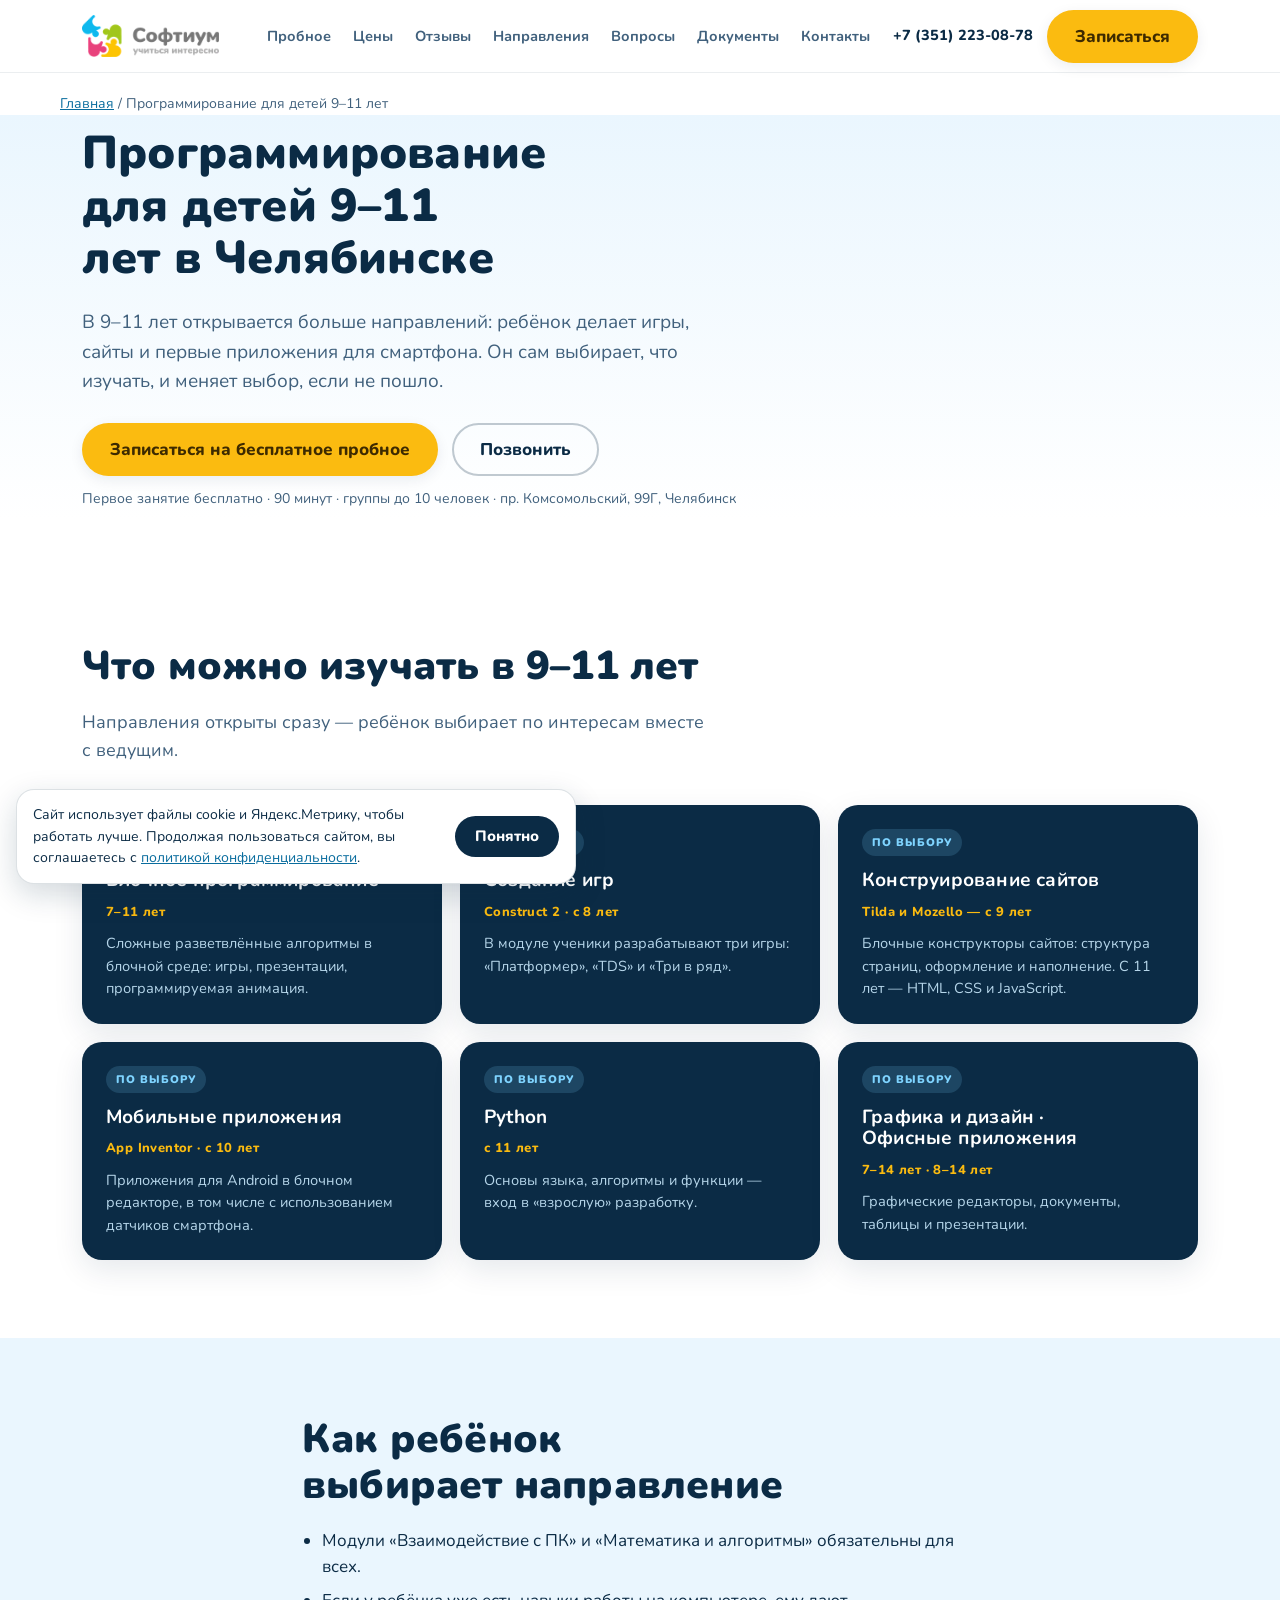
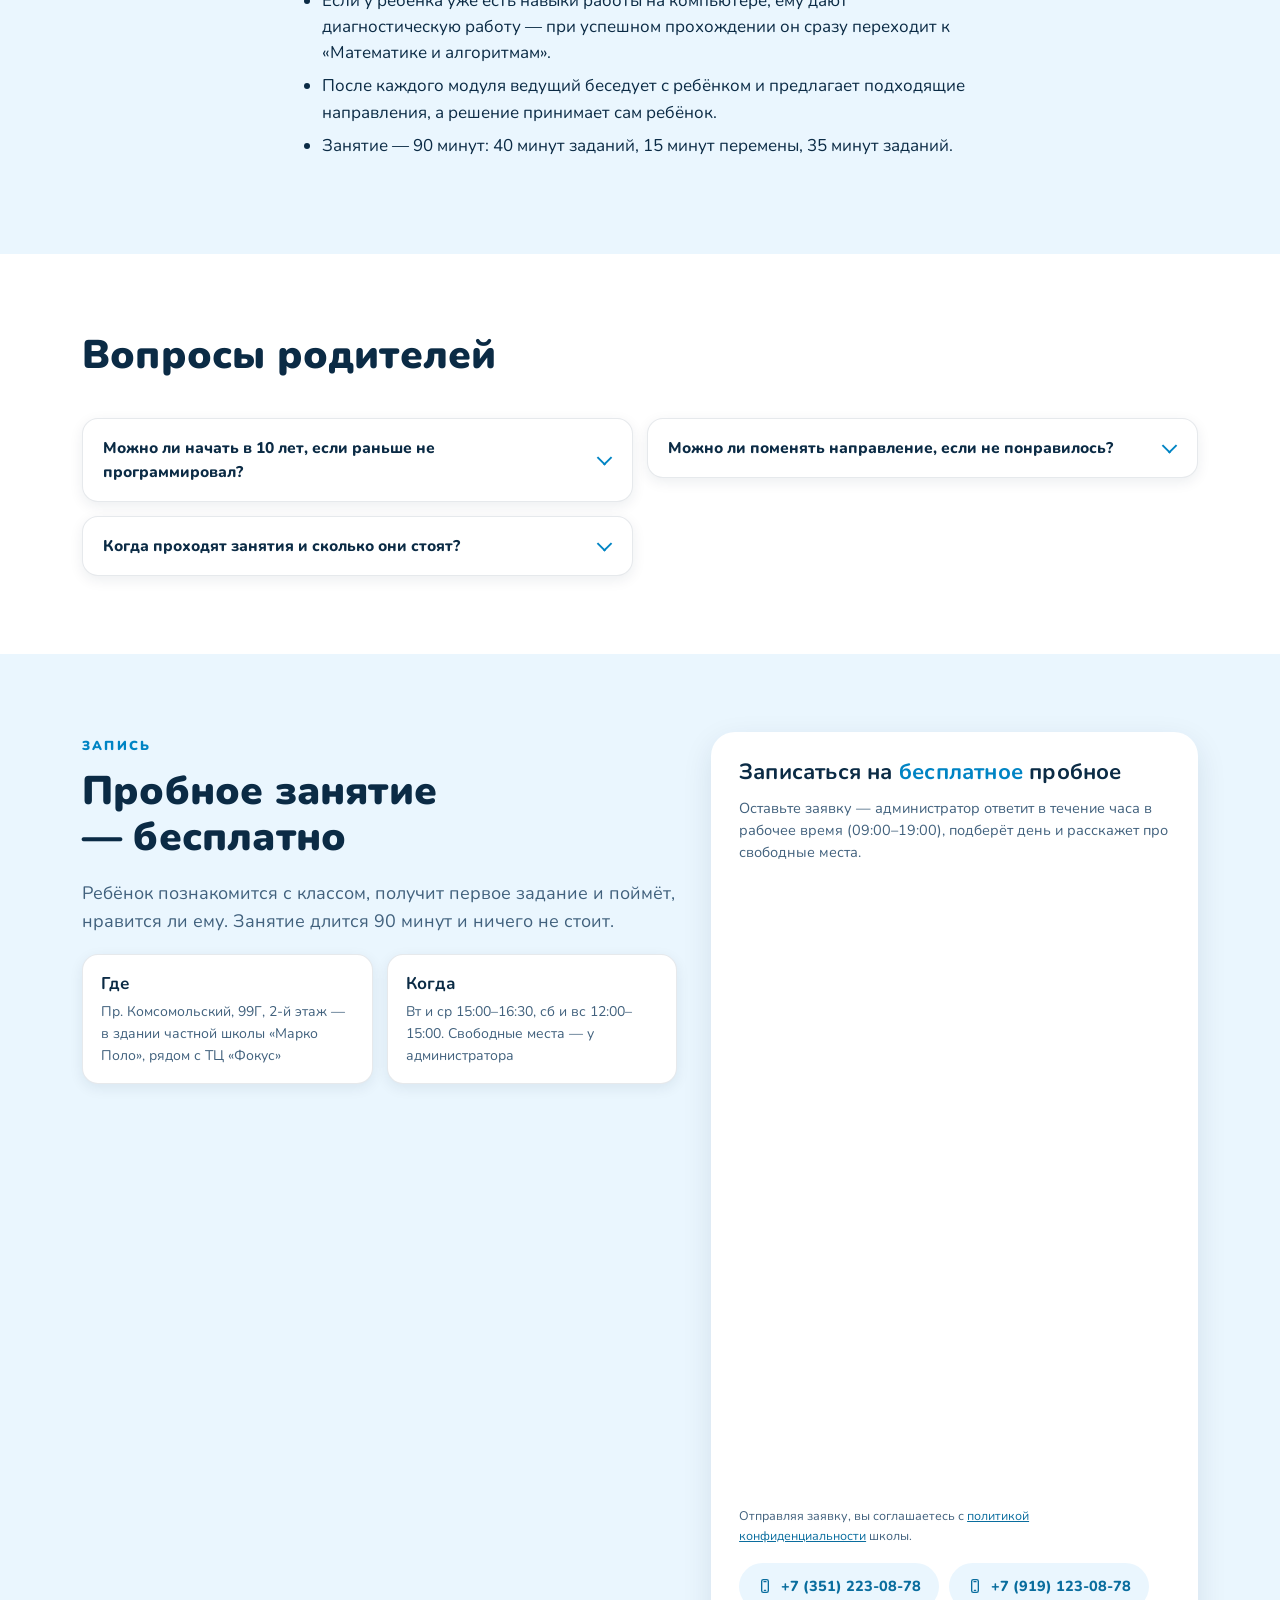
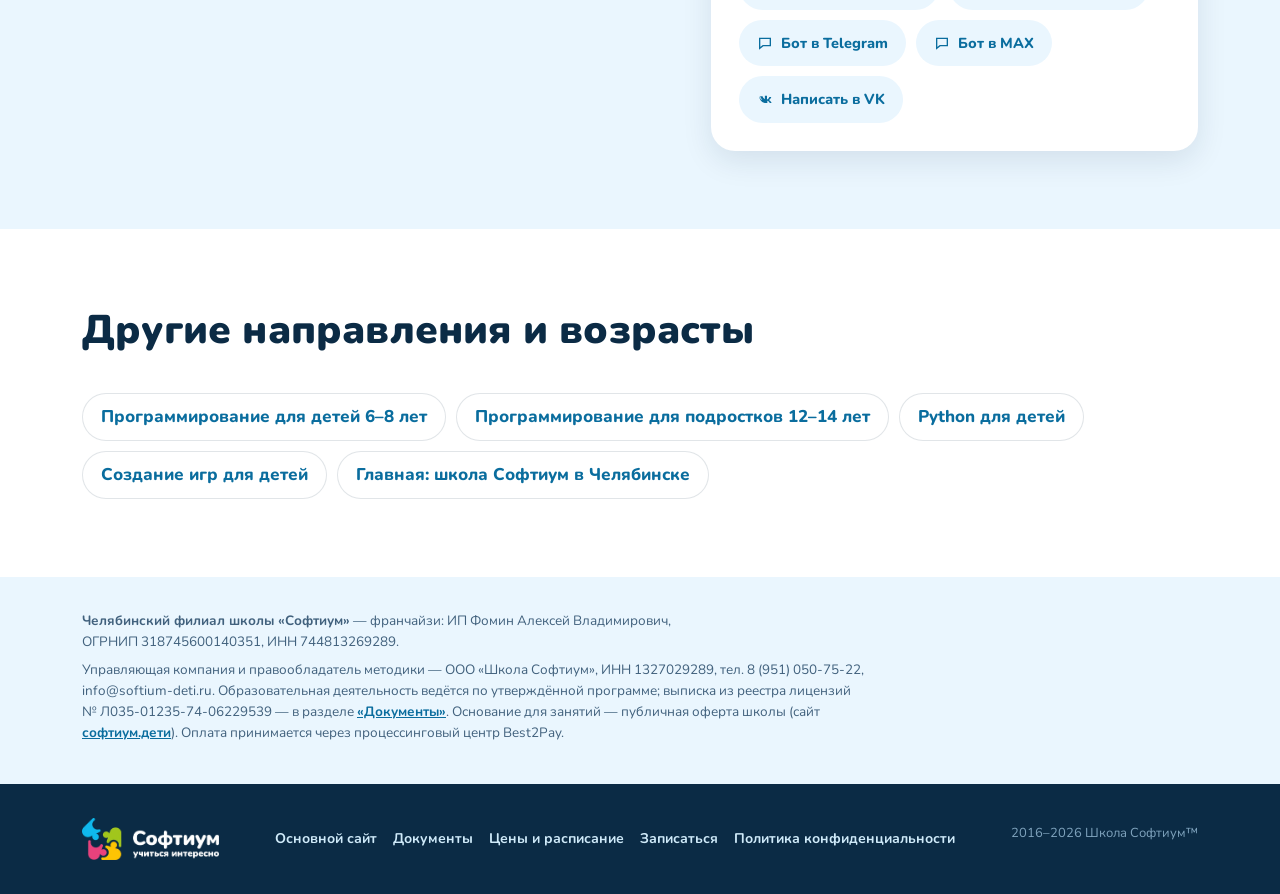
<file: programmirovanie-dlya-detej-9-11-let/index.html>
<!DOCTYPE html>
<html lang="ru">
<head>
<meta charset="utf-8">
<meta name="viewport" content="width=device-width, initial-scale=1">
<title>Программирование для детей 9–11 лет в Челябинске — Софтиум</title>
<meta name="description" content="Курсы программирования для детей 9–11 лет в Челябинске (Северо-Запад): игры, сайты, мобильные приложения, группы до 10 человек. Первое занятие бесплатно.">
<link rel="canonical" href="https://softium174.ru/programmirovanie-dlya-detej-9-11-let/">
<meta name="yandex-verification" content="fbeefb48a1822eba" />
<meta name="theme-color" content="#00a7e7">
<link rel="icon" href="/favicon.ico" sizes="48x48">
<link rel="icon" href="/favicon.svg" type="image/svg+xml">
<link rel="icon" href="/assets/favicon-32.png" type="image/png" sizes="32x32">
<link rel="apple-touch-icon" href="/apple-touch-icon.png">
<meta property="og:title" content="Программирование для детей 9–11 лет в Челябинске — Софтиум">
<meta property="og:description" content="Курсы программирования для детей 9–11 лет в Челябинске (Северо-Запад): игры, сайты, мобильные приложения, группы до 10 человек. Первое занятие бесплатно.">
<meta property="og:type" content="website">
<meta property="og:url" content="https://softium174.ru/programmirovanie-dlya-detej-9-11-let/">
<meta property="og:image" content="https://softium174.ru/assets/og-cover.png">
<meta property="og:locale" content="ru_RU">
<meta property="og:site_name" content="Софтиум — Челябинск">
<script>document.documentElement.className+=" js"</script>
<link rel="preload" href="/assets/fonts/nunito-cyrillic.woff2" as="font" type="font/woff2" crossorigin>
<link rel="stylesheet" href="/assets/fonts/fonts.css">
<link rel="stylesheet" href="/assets/css/site.css?v=2">
<script type="application/ld+json">
{
 "@context": "https://schema.org",
 "@type": "FAQPage",
 "mainEntity": [
  {
   "@type": "Question",
   "name": "Можно ли начать в 10 лет, если раньше не программировал?",
   "acceptedAnswer": {
    "@type": "Answer",
    "text": "Да. Начать можно в любой день: ведущий определит уровень владения компьютером, а модули «Взаимодействие с ПК» и «Математика и алгоритмы» дадут основу."
   }
  },
  {
   "@type": "Question",
   "name": "Можно ли поменять направление, если не понравилось?",
   "acceptedAnswer": {
    "@type": "Answer",
    "text": "Да. Все направления вашего возраста открыты сразу, ошибся — тут же меняешь. Не нужно «угадывать курс» на старте."
   }
  },
  {
   "@type": "Question",
   "name": "Когда проходят занятия и сколько они стоят?",
   "acceptedAnswer": {
    "@type": "Answer",
    "text": "Сейчас занятия проходят во вторник и среду с 15:00 до 16:30, в субботу и воскресенье с 12:00 до 15:00. Расписание может меняться — свободные места уточняйте у администратора: +7 (351) 223-08-78. Абонемент на 4 занятия — 3 000 ₽ (750 ₽ за занятие), на 8 занятий — 5 000 ₽ (625 ₽ за занятие). Абонемент действует 4 недели. Первое занятие бесплатно."
   }
  }
 ]
}
</script>
<script type="application/ld+json">
{
 "@context": "https://schema.org",
 "@type": "BreadcrumbList",
 "itemListElement": [
  {
   "@type": "ListItem",
   "position": 1,
   "name": "Софтиум Челябинск",
   "item": "https://softium174.ru/"
  },
  {
   "@type": "ListItem",
   "position": 2,
   "name": "Программирование для детей 9–11 лет",
   "item": "https://softium174.ru/programmirovanie-dlya-detej-9-11-let/"
  }
 ]
}
</script>
<!-- Yandex.Metrika counter -->
<script type="text/javascript">
  (function(m,e,t,r,i,k,a){
    m[i]=m[i]||function(){(m[i].a=m[i].a||[]).push(arguments)};
    m[i].l=1*new Date();
    k=e.createElement(t),a=e.getElementsByTagName(t)[0],k.async=1,k.src=r,a.parentNode.insertBefore(k,a)
  })(window, document,'script','https://mc.yandex.ru/metrika/tag.js?id=114139660', 'ym');
  ym(114139660, 'init', {ssr:true, webvisor:true, clickmap:true, accurateTrackBounce:true, trackingParams:true});
</script>
<noscript><div><img src="https://mc.yandex.ru/watch/114139660" style="position:absolute; left:-9999px;" alt="" /></div></noscript>
<!-- /Yandex.Metrika counter -->
</head>
<body>
<a class="skip-link" href="#main">Перейти к содержимому</a>

<!-- SVG sprite -->
<svg width="0" height="0" style="position:absolute" aria-hidden="true">
  <defs>
    <symbol id="penguin" viewBox="0 0 120 130">
      <ellipse cx="60" cy="72" rx="42" ry="50" fill="#0b2b45"/>
      <ellipse cx="60" cy="82" rx="30" ry="38" fill="#ffffff"/>
      <circle cx="47" cy="55" r="6" fill="#ffffff"/><circle cx="73" cy="55" r="6" fill="#ffffff"/>
      <circle cx="48.5" cy="56" r="2.7" fill="#0b2b45"/><circle cx="71.5" cy="56" r="2.7" fill="#0b2b45"/>
      <path d="M53 66 l7 8 l7 -8 z" fill="#fbbb10"/>
      <path d="M62 64 l10 6 l-10 6 z" fill="#ff9f1a" opacity="0"/>
      <path d="M18 72 q-9 18 3 30" stroke="#0b2b45" stroke-width="11" fill="none" stroke-linecap="round"/>
      <path d="M102 72 q9 18 -3 30" stroke="#0b2b45" stroke-width="11" fill="none" stroke-linecap="round"/>
      <ellipse cx="45" cy="121" rx="11" ry="5" fill="#ff9f1a"/>
      <ellipse cx="75" cy="121" rx="11" ry="5" fill="#ff9f1a"/>
      <path d="M34 42 q10 -16 26 -13" stroke="#00a7e7" stroke-width="0" fill="none"/>
      <path d="M30 96 h60" stroke="#00a7e7" stroke-width="0"/>
      <path d="M35 88 q25 12 50 0 l-4 10 q-21 10 -42 0 z" fill="#00a7e7" opacity="0"/>
      <g>
        <path d="M36 30 q24 -14 48 0 l-2 8 q-22 -12 -44 0 z" fill="#00a7e7"/>
      </g>
      <path d="M38 100 q22 10 44 0" stroke="#d8effc" stroke-width="0" fill="none"/>
    </symbol>
    <symbol id="penguin-mini" viewBox="0 0 120 130">
      <ellipse cx="60" cy="72" rx="42" ry="50" fill="#00a7e7"/>
      <ellipse cx="60" cy="82" rx="30" ry="38" fill="#ffffff"/>
      <circle cx="47" cy="55" r="6" fill="#ffffff" opacity="0"/><circle cx="73" cy="55" r="6" fill="#ffffff" opacity="0"/>
      <circle cx="48.5" cy="56" r="3.2" fill="#0b2b45"/><circle cx="71.5" cy="56" r="3.2" fill="#0b2b45"/>
      <path d="M53 66 l7 8 l7 -8 z" fill="#fbbb10"/>
      <ellipse cx="45" cy="121" rx="11" ry="5" fill="#ff9f1a"/>
      <ellipse cx="75" cy="121" rx="11" ry="5" fill="#ff9f1a"/>
    </symbol>
    <symbol id="i-check" viewBox="0 0 24 24"><path d="M4 12.5l5 5L20 6.5"/></symbol>
    <symbol id="i-pc" viewBox="0 0 24 24"><rect x="3" y="4" width="18" height="12" rx="2"/><path d="M8 20h8M12 16v4"/></symbol>
    <symbol id="i-math" viewBox="0 0 24 24"><path d="M4 20L14 6M14 6l4 5M4 13h7"/><circle cx="18" cy="17" r="3"/></symbol>
    <symbol id="i-blocks" viewBox="0 0 24 24"><rect x="3" y="3" width="8" height="8" rx="2"/><rect x="13" y="3" width="8" height="8" rx="2"/><rect x="3" y="13" width="8" height="8" rx="2"/><rect x="13" y="13" width="8" height="8" rx="2"/></symbol>
    <symbol id="i-game" viewBox="0 0 24 24"><path d="M6 9h12a4 4 0 014 4v1a3 3 0 01-5.4 1.8L15 14H9l-1.6 1.8A3 3 0 012 14v-1a4 4 0 014-4z"/><path d="M8 12v2M7 13h2"/></symbol>
    <symbol id="i-web" viewBox="0 0 24 24"><circle cx="12" cy="12" r="9"/><path d="M3 12h18M12 3c3 3.5 3 14 0 18M12 3c-3 3.5-3 14 0 18"/></symbol>
    <symbol id="i-paint" viewBox="0 0 24 24"><path d="M12 3a9 7 0 00-9 7c0 4 3 6 6 6 1.5 0 2 .8 2 1.6 0 1.4 1.2 2.3 2.6 1.8C18 19 21 15.5 21 11.5A9 7.5 0 0012 3z"/><circle cx="7.5" cy="10.5" r="1"/><circle cx="12" cy="8" r="1"/><circle cx="16" cy="10.5" r="1"/></symbol>
    <symbol id="i-phone" viewBox="0 0 24 24"><rect x="7" y="2.5" width="10" height="19" rx="2.5"/><path d="M10.5 5.5h3M11 18.5h2"/></symbol>
    <symbol id="i-doc" viewBox="0 0 24 24"><path d="M6 2h9l4 4v16H6z"/><path d="M14 2v5h5M9 12h7M9 16h7"/></symbol>
    <symbol id="i-snake" viewBox="0 0 24 24"><path d="M7 3c3 0 3 3 6 3s3-3 6-3"/><path d="M19 6c-3 0-3 3-6 3S10 6 7 6"/><path d="M7 9c3 0 3 3 6 3s3-3 6-3v6c0 3-2.5 4.5-5 5"/></symbol>
    <symbol id="i-chip" viewBox="0 0 24 24"><rect x="6" y="6" width="12" height="12" rx="2"/><path d="M9 3v3M15 3v3M9 18v3M15 18v3M3 9h3M3 15h3M18 9h3M18 15h3"/></symbol>
    <symbol id="i-pin" viewBox="0 0 24 24"><path d="M12 21s7-6.1 7-11a7 7 0 10-14 0c0 4.9 7 11 7 11z"/><circle cx="12" cy="10" r="2.6"/></symbol>
    <symbol id="i-chat" viewBox="0 0 24 24"><path d="M4 5h16v11H9l-5 4z"/></symbol>
    <symbol id="i-vk" viewBox="0 0 24 24"><path d="M3 7c1 8 5.5 11 10.5 11h2v-3.2c1.5.3 2.7 1.6 3.7 3.2H22c-1.2-2.4-2.8-4-4-4.6 1.3-.8 2.8-2.6 3.4-4.4h-2.9c-.8 1.9-2.2 3.4-3.5 3.8V7h-3.2v5.2c-1.4-.6-2.8-2.3-3.5-4.2H4.6c.7 2.1 2 4 3.4 4.9C6.4 13.5 4.6 11 3 7z"/></symbol>
    <symbol id="i-shield" viewBox="0 0 24 24"><path d="M12 3l8 3v6c0 5-3.5 8-8 9-4.5-1-8-4-8-9V6z"/><path d="M9 12l2 2 4-4"/></symbol>
    <symbol id="i-clock" viewBox="0 0 24 24"><circle cx="12" cy="12" r="9"/><path d="M12 7v5l4 2"/></symbol>
    <symbol id="i-users" viewBox="0 0 24 24"><circle cx="9" cy="8" r="3.4"/><path d="M3.5 20c1-4 3.2-5 5.5-5s4.5 1 5.5 5"/><circle cx="17" cy="9" r="2.6"/><path d="M16 15.2c2.3 0 4 1.2 4.8 4"/></symbol>
    <symbol id="i-report" viewBox="0 0 24 24"><rect x="4" y="3" width="16" height="18" rx="2"/><path d="M8 15l2.5-3 2.5 2 3.5-5"/></symbol>
    <symbol id="i-ball" viewBox="0 0 24 24"><circle cx="12" cy="12" r="9"/><path d="M12 3c-2.5 3-2.5 15 0 18M3.5 9.5c3 1.5 14 1.5 17 0M3.5 14.5c3-1.5 14-1.5 17 0"/></symbol>
    <symbol id="i-nowifi" viewBox="0 0 24 24"><path d="M3 3l18 18"/><path d="M5 12.5a10 10 0 0114 0M8 16a6 6 0 018 0"/><circle cx="12" cy="19.5" r="1.4"/></symbol>
    <symbol id="i-heart" viewBox="0 0 24 24"><path d="M12 20s-7.5-4.6-9.2-9C1.5 7.6 3.6 4.5 6.8 4.5c2 0 3.7 1.2 5.2 3 1.5-1.8 3.2-3 5.2-3 3.2 0 5.3 3.1 4 6.5-1.7 4.4-9.2 9-9.2 9z"/></symbol>
  </defs>
</svg>

<header class="site-header">
  <div class="container header-inner">
    <a class="logo" href="/" aria-label="Софтиум Челябинск — на главную">
      <img class="logo-img" src="/assets/img/logo-gray.webp" width="137" height="42" alt="Софтиум — учиться интересно">
      <span class="logo-city">Челябинск<br>Северо-Запад</span>
    </a>
    <nav class="nav" aria-label="Основная навигация">
      <a href="/#trial">Пробное</a>
      <a href="/#prices">Цены</a>
      <a href="/#reviews">Отзывы</a>
      <a href="/#modules">Направления</a>
      <a href="/#faq">Вопросы</a>
      <a href="/#docs">Документы</a>
      <a href="/#contacts">Контакты</a>
    </nav>
    <div class="header-cta">
      <div class="header-phones">
        <a class="header-phone" href="tel:+73512230878">+7&nbsp;(351)&nbsp;223-08-78</a>
        <a class="header-phone" href="tel:+79191230878">+7&nbsp;(919)&nbsp;123-08-78</a>
      </div>
      <a class="btn btn-primary" href="#signup">Записаться</a>
      <button class="burger" id="burger" aria-expanded="false" aria-controls="mobileNav" aria-label="Открыть меню">
        <span></span><span></span><span></span>
      </button>
    </div>
  </div>
  <nav class="mobile-nav" id="mobileNav" aria-label="Мобильная навигация">
    <a href="/#trial">Пробное занятие</a>
    <a href="/#prices">Цены и расписание</a>
    <a href="/#reviews">Отзывы</a>
    <a href="/#why">О школе</a>
    <a href="/#modules">Направления</a>
    <a href="/#flow">Как проходят занятия</a>
    <a href="/#parents">Родителям</a>
    <a href="/#faq">Вопросы</a>
    <a href="/#docs">Документы</a>
    <a href="/#contacts">Контакты</a>
    <a href="#signup" style="color:var(--sky-ink)">→ Бесплатное пробное занятие</a>
    <a class="m-phone" href="tel:+73512230878">Телефон: +7 (351) 223-08-78</a>
    <a class="m-phone" href="tel:+79191230878">Телефон: +7 (919) 123-08-78</a>
  </nav>
</header>

<main id="main">
<div class="container crumbs"><a href="/">Главная</a> / Программирование для детей 9–11 лет</div>

<section class="page-hero">
  <div class="container">
    <h1>Программирование для детей 9–11 лет в Челябинске</h1>
    <p class="hero-lead">В 9–11 лет открывается больше направлений: ребёнок делает игры, сайты и первые приложения для смартфона. Он сам выбирает, что изучать, и меняет выбор, если не пошло.</p>
    <div class="hero-actions">
      <a class="btn btn-primary" href="#signup">Записаться на бесплатное пробное</a>
      <a class="btn btn-ghost" href="tel:+73512230878">Позвонить</a>
    </div>
    <p class="hero-note">Первое занятие бесплатно · 90 минут · группы до 10 человек · пр. Комсомольский, 99Г, Челябинск</p>
  </div>
</section>

<section>
  <div class="container">
    <div class="section-head">
      <h2>Что можно изучать в 9–11 лет</h2>
      <p class="section-sub">Направления открыты сразу — ребёнок выбирает по интересам вместе с ведущим.</p>
    </div>
    <div class="modules sub">
<article class="module"><span class="tag elective">по выбору</span><h3>Блочное программирование</h3><div class="tools">7–11 лет</div><p>Сложные разветвлённые алгоритмы в блочной среде: игры, презентации, программируемая анимация.</p></article>
<article class="module"><span class="tag elective">по выбору</span><h3>Создание игр</h3><div class="tools">Construct 2 · с 8 лет</div><p>В модуле ученики разрабатывают три игры: «Платформер», «TDS» и «Три в ряд».</p></article>
<article class="module"><span class="tag elective">по выбору</span><h3>Конструирование сайтов</h3><div class="tools">Tilda и Mozello — с 9 лет</div><p>Блочные конструкторы сайтов: структура страниц, оформление и наполнение. С 11 лет — HTML, CSS и JavaScript.</p></article>
<article class="module"><span class="tag elective">по выбору</span><h3>Мобильные приложения</h3><div class="tools">App Inventor · с 10 лет</div><p>Приложения для Android в блочном редакторе, в том числе с использованием датчиков смартфона.</p></article>
<article class="module"><span class="tag elective">по выбору</span><h3>Python</h3><div class="tools">с 11 лет</div><p>Основы языка, алгоритмы и функции — вход в «взрослую» разработку.</p></article>
<article class="module"><span class="tag elective">по выбору</span><h3>Графика и дизайн · Офисные приложения</h3><div class="tools">7–14 лет · 8–14 лет</div><p>Графические редакторы, документы, таблицы и презентации.</p></article>
    </div>
  </div>
</section>

<section class="tint">
  <div class="container text-block">
    <h2>Как ребёнок выбирает направление</h2>
    <ul>
<li>Модули «Взаимодействие с ПК» и «Математика и алгоритмы» обязательны для всех.</li>
<li>Если у ребёнка уже есть навыки работы на компьютере, ему дают диагностическую работу — при успешном прохождении он сразу переходит к «Математике и алгоритмам».</li>
<li>После каждого модуля ведущий беседует с ребёнком и предлагает подходящие направления, а решение принимает сам ребёнок.</li>
<li>Занятие — 90 минут: 40 минут заданий, 15 минут перемены, 35 минут заданий.</li>
</ul>
  </div>
</section>

<section>
  <div class="container">
    <div class="section-head"><h2>Вопросы родителей</h2></div>
    <div class="faq-list">
<details class="faq"><summary>Можно ли начать в 10 лет, если раньше не программировал?</summary><p class="faq-a">Да. Начать можно в любой день: ведущий определит уровень владения компьютером, а модули «Взаимодействие с ПК» и «Математика и алгоритмы» дадут основу.</p></details>
<details class="faq"><summary>Можно ли поменять направление, если не понравилось?</summary><p class="faq-a">Да. Все направления вашего возраста открыты сразу, ошибся — тут же меняешь. Не нужно «угадывать курс» на старте.</p></details>
<details class="faq"><summary>Когда проходят занятия и сколько они стоят?</summary><p class="faq-a">Сейчас занятия проходят во вторник и среду с 15:00 до 16:30, в субботу и воскресенье с 12:00 до 15:00. Расписание может меняться — свободные места уточняйте у администратора: +7 (351) 223-08-78. Абонемент на 4 занятия — 3 000 ₽ (750 ₽ за занятие), на 8 занятий — 5 000 ₽ (625 ₽ за занятие). Абонемент действует 4 недели. Первое занятие бесплатно.</p></details>
    </div>
  </div>
</section>

<section id="enroll" class="tint">
  <div class="container">
    <div class="enroll-grid">
      <div>
        <span class="kicker">Запись</span>
        <h2>Пробное занятие — бесплатно</h2>
        <p class="section-sub">Ребёнок познакомится с классом, получит первое задание и поймёт, нравится ли ему. Занятие длится 90 минут и ничего не стоит.</p>
        <div class="enroll-facts">
          <div class="efact"><b>Где</b><p>Пр.&nbsp;Комсомольский,&nbsp;99Г, 2-й этаж — в здании частной школы «Марко Поло», рядом с ТЦ «Фокус»</p></div>
          <div class="efact"><b>Когда</b><p>Вт и ср 15:00–16:30, сб и вс 12:00–15:00. Свободные места — у администратора</p></div>
        </div>
      </div>
      <div class="form-card" id="signup">
        <h3>Записаться на <span class="free">бесплатное</span> пробное</h3>
        <p style="font-size:14.5px;color:var(--ink-soft)">Оставьте заявку — администратор ответит в течение часа в рабочее время (09:00–19:00), подберёт день и расскажет про свободные места.</p>
        <iframe class="yform" src="https://forms.yandex.ru/u/6af0bb24974ab28711bde005/?iframe=1" title="Форма записи на бесплатное пробное занятие — Софтиум Челябинск" loading="lazy"></iframe>
        <p style="font-size:12.5px;color:var(--ink-soft);margin:8px 0 0">Отправляя заявку, вы соглашаетесь с <a href="https://софтиум.дети/policies/" target="_blank" rel="noopener">политикой конфиденциальности</a> школы.</p>
        <div class="alt-contact" aria-label="Другие способы связи">
          <a href="tel:+73512230878"><svg width="16" height="16" viewBox="0 0 24 24" fill="none" stroke="currentColor" stroke-width="2" stroke-linecap="round" aria-hidden="true"><use href="#i-phone"/></svg>+7&nbsp;(351)&nbsp;223-08-78</a>
          <a href="tel:+79191230878"><svg width="16" height="16" viewBox="0 0 24 24" fill="none" stroke="currentColor" stroke-width="2" stroke-linecap="round" aria-hidden="true"><use href="#i-phone"/></svg>+7&nbsp;(919)&nbsp;123-08-78</a>
          <a href="https://t.me/Softium_Bot" target="_blank" rel="noopener"><svg width="16" height="16" viewBox="0 0 24 24" fill="none" stroke="currentColor" stroke-width="2" stroke-linecap="round" aria-hidden="true"><use href="#i-chat"/></svg>Бот в Telegram</a>
          <a href="https://max.ru/id1327029289_bot" target="_blank" rel="noopener"><svg width="16" height="16" viewBox="0 0 24 24" fill="none" stroke="currentColor" stroke-width="2" stroke-linecap="round" aria-hidden="true"><use href="#i-chat"/></svg>Бот в MAX</a>
          <a href="https://vk.com/chel_softium" target="_blank" rel="noopener"><svg width="16" height="16" viewBox="0 0 24 24" fill="currentColor" aria-hidden="true"><use href="#i-vk"/></svg>Написать в VK</a>
        </div>
      </div>
    </div>
  </div>
</section>

<section>
  <div class="container">
    <div class="section-head"><h2>Другие направления и возрасты</h2></div>
    <div class="rel-links">
<a href="/programmirovanie-dlya-detej-6-8-let/">Программирование для детей 6–8 лет</a>
<a href="/programmirovanie-dlya-detej-12-14-let/">Программирование для подростков 12–14 лет</a>
<a href="/python-dlya-detej/">Python для детей</a>
<a href="/sozdanie-igr-dlya-detej/">Создание игр для детей</a>
<a href="/">Главная: школа Софтиум в Челябинске</a>
    </div>
  </div>
</section>
</main>

<!-- LEGAL -->
<section class="legal" aria-label="Реквизиты">
  <div class="container">
    <p><b>Челябинский филиал школы «Софтиум»</b> — франчайзи: ИП&nbsp;Фомин Алексей Владимирович, ОГРНИП&nbsp;318745600140351, ИНН&nbsp;744813269289.</p>
    <p>Управляющая компания и правообладатель методики — ООО&nbsp;«Школа&nbsp;Софтиум», ИНН&nbsp;1327029289, тел.&nbsp;8&nbsp;(951)&nbsp;050-75-22, info@softium-deti.ru. Образовательная деятельность ведётся по утверждённой программе; выписка из реестра лицензий №&nbsp;Л035-01235-74-06229539 — в разделе <a href="/#docs">«Документы»</a>. Основание для занятий — публичная оферта школы (сайт <a href="https://софтиум.дети/" target="_blank" rel="noopener">софтиум.дети</a>). Оплата принимается через процессинговый центр Best2Pay.</p>
  </div>
</section>

<footer>
  <div class="container foot-grid">
    <a class="logo" href="/" aria-label="Наверх">
      <img class="logo-img" src="/assets/img/logo-white.webp" width="120" height="37" alt="Софтиум — учиться интересно">
      <span class="logo-city" style="color:#7fd4ff;border-left-color:rgba(127,212,255,.35)">Челябинск<br>Северо-Запад</span>
    </a>
    <nav class="foot-links" aria-label="Дополнительные ссылки">
      <a href="https://софтиум.дети/?v_c=cheljabinsk-39" target="_blank" rel="noopener">Основной сайт</a>
      <a href="/#docs">Документы</a>
      <a href="/#prices">Цены и расписание</a>
      <a href="#signup">Записаться</a>
      <a href="https://софтиум.дети/policies/" target="_blank" rel="noopener">Политика конфиденциальности</a>
    </nav>
    <p class="copy">2016–2026 Школа Софтиум™</p>
  </div>
</footer>

<div class="sticky-cta" id="stickyCta" role="region" aria-label="Быстрая запись">
  <a class="btn btn-ghost" href="tel:+73512230878">Позвонить</a>
  <a class="btn btn-primary" href="#signup">Записаться</a>
</div>

<div class="cookie" id="cookie" role="region" aria-label="Уведомление о cookie" hidden>
  <p>Сайт использует файлы cookie и Яндекс.Метрику, чтобы работать лучше. Продолжая пользоваться сайтом, вы соглашаетесь с <a href="https://софтиум.дети/policies/" target="_blank" rel="noopener">политикой конфиденциальности</a>.</p>
  <button class="btn btn-dark" type="button" id="cookieOk">Понятно</button>
</div>

<script src="/assets/js/goals.js?v=2" defer></script>
<script src="/assets/js/site.js?v=2" defer></script>
</body>
</html>
</file>
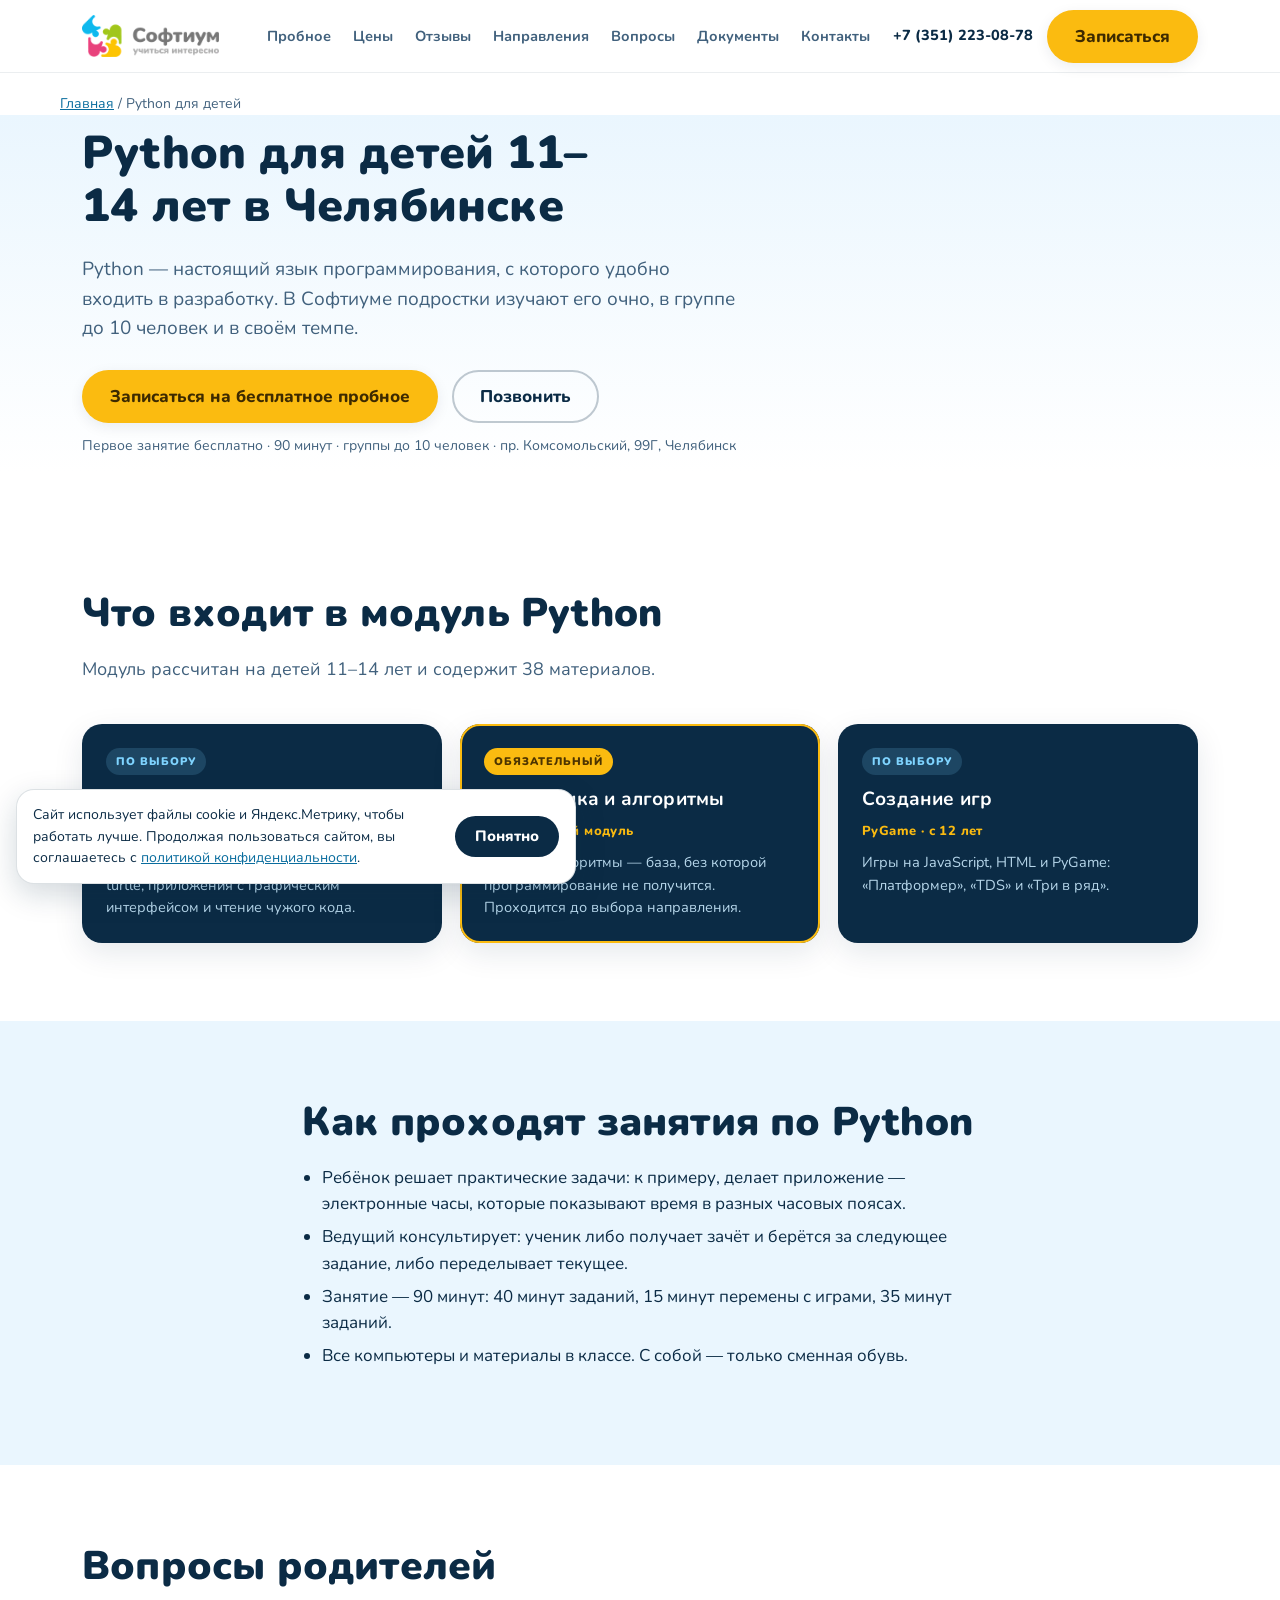
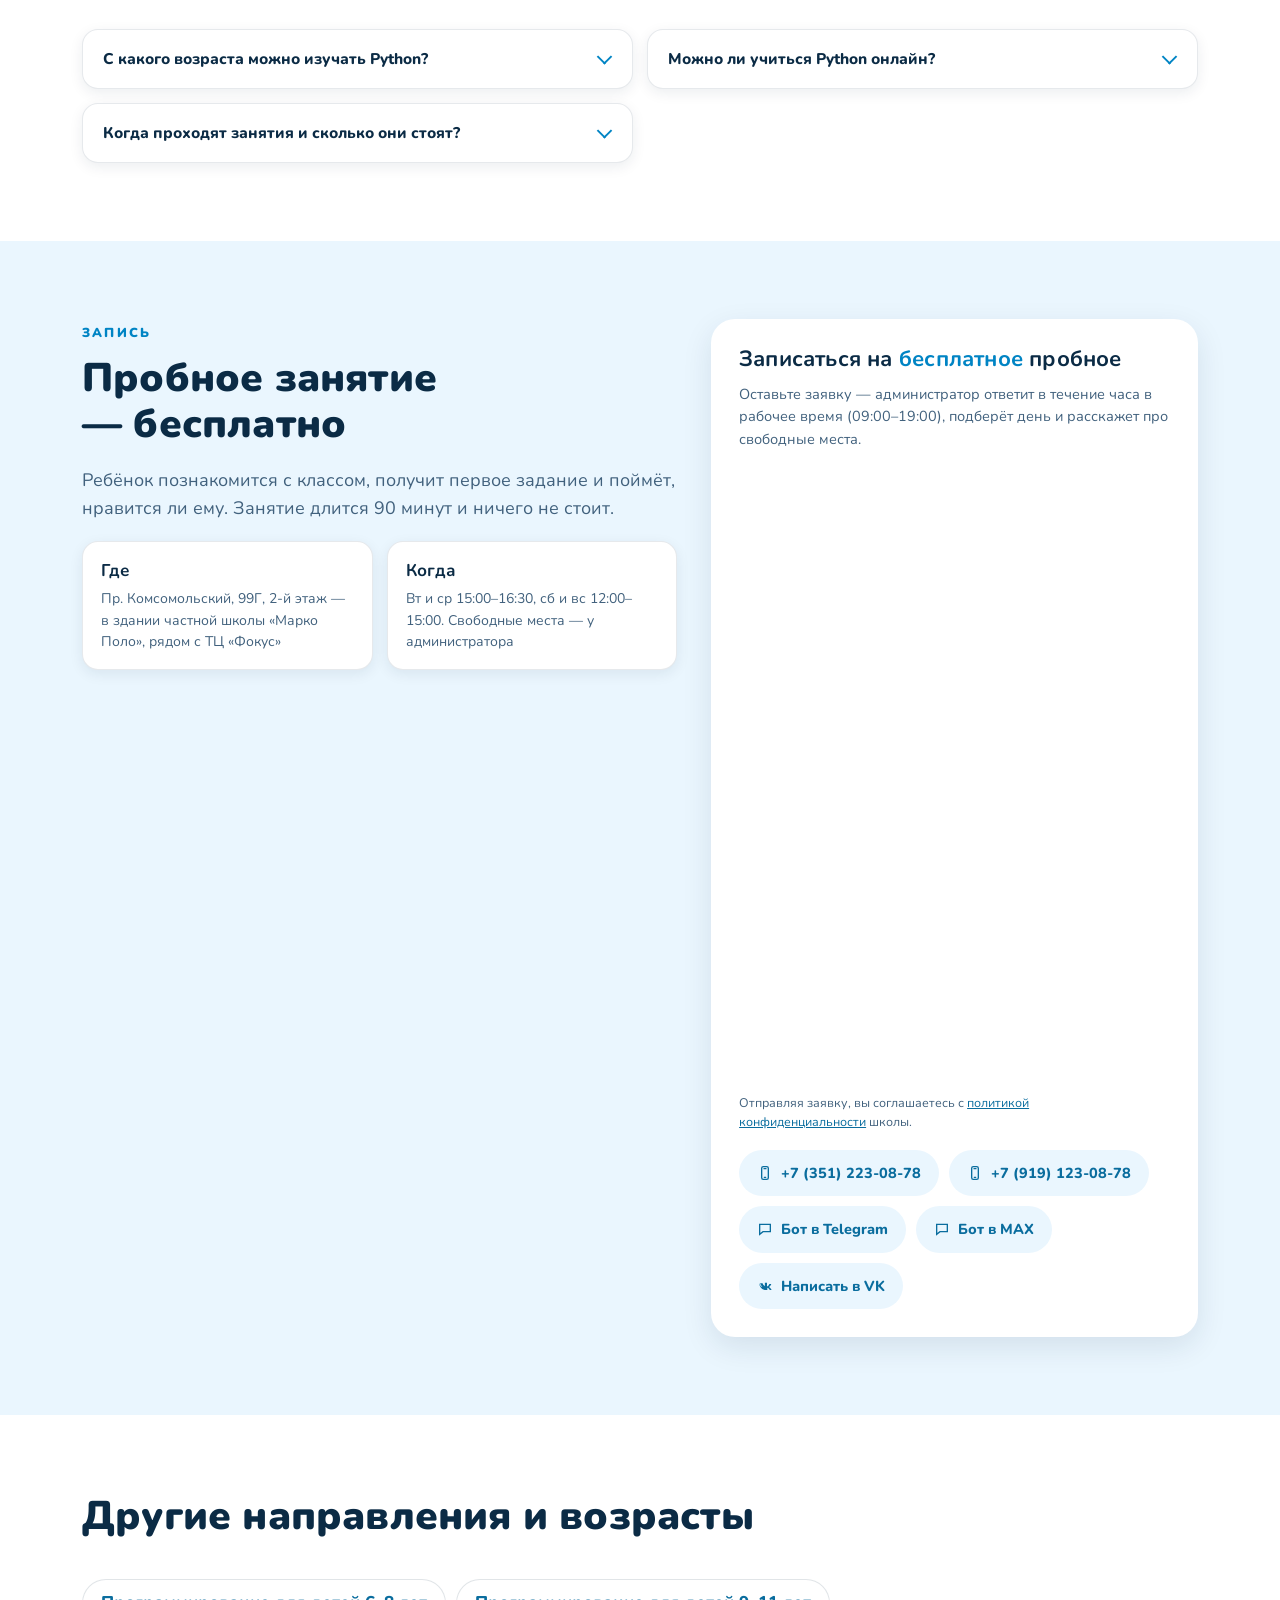
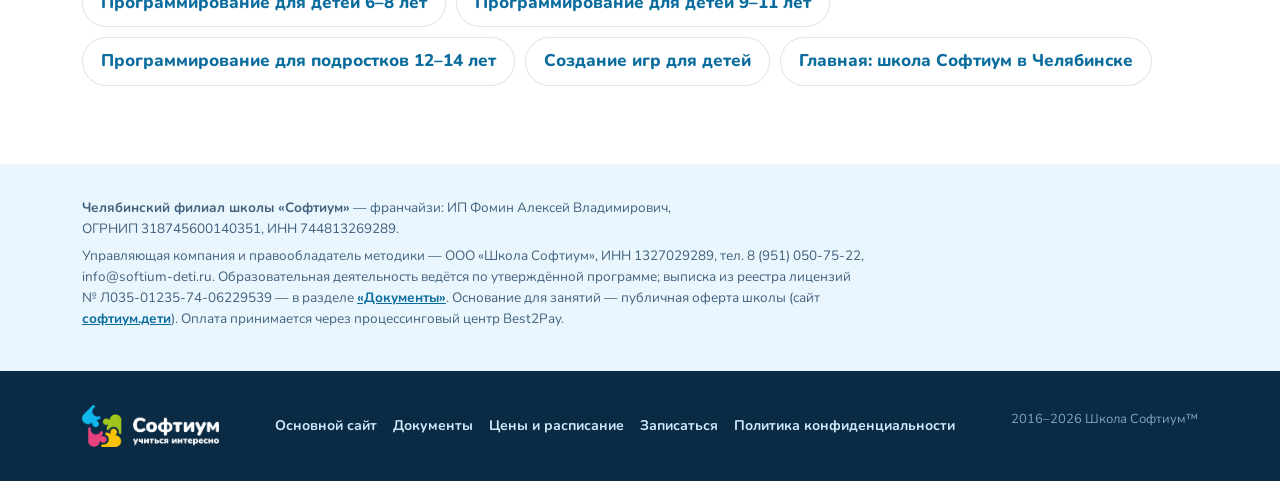
<file: python-dlya-detej/index.html>
<!DOCTYPE html>
<html lang="ru">
<head>
<meta charset="utf-8">
<meta name="viewport" content="width=device-width, initial-scale=1">
<title>Python для детей 11–14 лет в Челябинске — Софтиум</title>
<meta name="description" content="Программирование на Python для детей 11–14 лет в Челябинске (Северо-Запад): очные занятия, группы до 10 человек, своя скорость. Первое занятие бесплатно.">
<link rel="canonical" href="https://softium174.ru/python-dlya-detej/">
<meta name="yandex-verification" content="fbeefb48a1822eba" />
<meta name="theme-color" content="#00a7e7">
<link rel="icon" href="/favicon.ico" sizes="48x48">
<link rel="icon" href="/favicon.svg" type="image/svg+xml">
<link rel="icon" href="/assets/favicon-32.png" type="image/png" sizes="32x32">
<link rel="apple-touch-icon" href="/apple-touch-icon.png">
<meta property="og:title" content="Python для детей 11–14 лет в Челябинске — Софтиум">
<meta property="og:description" content="Программирование на Python для детей 11–14 лет в Челябинске (Северо-Запад): очные занятия, группы до 10 человек, своя скорость. Первое занятие бесплатно.">
<meta property="og:type" content="website">
<meta property="og:url" content="https://softium174.ru/python-dlya-detej/">
<meta property="og:image" content="https://softium174.ru/assets/og-cover.png">
<meta property="og:locale" content="ru_RU">
<meta property="og:site_name" content="Софтиум — Челябинск">
<script>document.documentElement.className+=" js"</script>
<link rel="preload" href="/assets/fonts/nunito-cyrillic.woff2" as="font" type="font/woff2" crossorigin>
<link rel="stylesheet" href="/assets/fonts/fonts.css">
<link rel="stylesheet" href="/assets/css/site.css?v=2">
<script type="application/ld+json">
{
 "@context": "https://schema.org",
 "@type": "FAQPage",
 "mainEntity": [
  {
   "@type": "Question",
   "name": "С какого возраста можно изучать Python?",
   "acceptedAnswer": {
    "@type": "Answer",
    "text": "Модуль «Программирование на Python» рассчитан на детей 11–14 лет. Для младших есть блочное программирование, игры в Kodu и Construct 2."
   }
  },
  {
   "@type": "Question",
   "name": "Можно ли учиться Python онлайн?",
   "acceptedAnswer": {
    "@type": "Answer",
    "text": "Нет, занятия только очные: задания доступны в классе. Нам важно живое общение и среда, где ребята помогают друг другу."
   }
  },
  {
   "@type": "Question",
   "name": "Когда проходят занятия и сколько они стоят?",
   "acceptedAnswer": {
    "@type": "Answer",
    "text": "Сейчас занятия проходят во вторник и среду с 15:00 до 16:30, в субботу и воскресенье с 12:00 до 15:00. Расписание может меняться — свободные места уточняйте у администратора: +7 (351) 223-08-78. Абонемент на 4 занятия — 3 000 ₽ (750 ₽ за занятие), на 8 занятий — 5 000 ₽ (625 ₽ за занятие). Абонемент действует 4 недели. Первое занятие бесплатно."
   }
  }
 ]
}
</script>
<script type="application/ld+json">
{
 "@context": "https://schema.org",
 "@type": "BreadcrumbList",
 "itemListElement": [
  {
   "@type": "ListItem",
   "position": 1,
   "name": "Софтиум Челябинск",
   "item": "https://softium174.ru/"
  },
  {
   "@type": "ListItem",
   "position": 2,
   "name": "Python для детей",
   "item": "https://softium174.ru/python-dlya-detej/"
  }
 ]
}
</script>
<!-- Yandex.Metrika counter -->
<script type="text/javascript">
  (function(m,e,t,r,i,k,a){
    m[i]=m[i]||function(){(m[i].a=m[i].a||[]).push(arguments)};
    m[i].l=1*new Date();
    k=e.createElement(t),a=e.getElementsByTagName(t)[0],k.async=1,k.src=r,a.parentNode.insertBefore(k,a)
  })(window, document,'script','https://mc.yandex.ru/metrika/tag.js?id=114139660', 'ym');
  ym(114139660, 'init', {ssr:true, webvisor:true, clickmap:true, accurateTrackBounce:true, trackingParams:true});
</script>
<noscript><div><img src="https://mc.yandex.ru/watch/114139660" style="position:absolute; left:-9999px;" alt="" /></div></noscript>
<!-- /Yandex.Metrika counter -->
</head>
<body>
<a class="skip-link" href="#main">Перейти к содержимому</a>

<!-- SVG sprite -->
<svg width="0" height="0" style="position:absolute" aria-hidden="true">
  <defs>
    <symbol id="penguin" viewBox="0 0 120 130">
      <ellipse cx="60" cy="72" rx="42" ry="50" fill="#0b2b45"/>
      <ellipse cx="60" cy="82" rx="30" ry="38" fill="#ffffff"/>
      <circle cx="47" cy="55" r="6" fill="#ffffff"/><circle cx="73" cy="55" r="6" fill="#ffffff"/>
      <circle cx="48.5" cy="56" r="2.7" fill="#0b2b45"/><circle cx="71.5" cy="56" r="2.7" fill="#0b2b45"/>
      <path d="M53 66 l7 8 l7 -8 z" fill="#fbbb10"/>
      <path d="M62 64 l10 6 l-10 6 z" fill="#ff9f1a" opacity="0"/>
      <path d="M18 72 q-9 18 3 30" stroke="#0b2b45" stroke-width="11" fill="none" stroke-linecap="round"/>
      <path d="M102 72 q9 18 -3 30" stroke="#0b2b45" stroke-width="11" fill="none" stroke-linecap="round"/>
      <ellipse cx="45" cy="121" rx="11" ry="5" fill="#ff9f1a"/>
      <ellipse cx="75" cy="121" rx="11" ry="5" fill="#ff9f1a"/>
      <path d="M34 42 q10 -16 26 -13" stroke="#00a7e7" stroke-width="0" fill="none"/>
      <path d="M30 96 h60" stroke="#00a7e7" stroke-width="0"/>
      <path d="M35 88 q25 12 50 0 l-4 10 q-21 10 -42 0 z" fill="#00a7e7" opacity="0"/>
      <g>
        <path d="M36 30 q24 -14 48 0 l-2 8 q-22 -12 -44 0 z" fill="#00a7e7"/>
      </g>
      <path d="M38 100 q22 10 44 0" stroke="#d8effc" stroke-width="0" fill="none"/>
    </symbol>
    <symbol id="penguin-mini" viewBox="0 0 120 130">
      <ellipse cx="60" cy="72" rx="42" ry="50" fill="#00a7e7"/>
      <ellipse cx="60" cy="82" rx="30" ry="38" fill="#ffffff"/>
      <circle cx="47" cy="55" r="6" fill="#ffffff" opacity="0"/><circle cx="73" cy="55" r="6" fill="#ffffff" opacity="0"/>
      <circle cx="48.5" cy="56" r="3.2" fill="#0b2b45"/><circle cx="71.5" cy="56" r="3.2" fill="#0b2b45"/>
      <path d="M53 66 l7 8 l7 -8 z" fill="#fbbb10"/>
      <ellipse cx="45" cy="121" rx="11" ry="5" fill="#ff9f1a"/>
      <ellipse cx="75" cy="121" rx="11" ry="5" fill="#ff9f1a"/>
    </symbol>
    <symbol id="i-check" viewBox="0 0 24 24"><path d="M4 12.5l5 5L20 6.5"/></symbol>
    <symbol id="i-pc" viewBox="0 0 24 24"><rect x="3" y="4" width="18" height="12" rx="2"/><path d="M8 20h8M12 16v4"/></symbol>
    <symbol id="i-math" viewBox="0 0 24 24"><path d="M4 20L14 6M14 6l4 5M4 13h7"/><circle cx="18" cy="17" r="3"/></symbol>
    <symbol id="i-blocks" viewBox="0 0 24 24"><rect x="3" y="3" width="8" height="8" rx="2"/><rect x="13" y="3" width="8" height="8" rx="2"/><rect x="3" y="13" width="8" height="8" rx="2"/><rect x="13" y="13" width="8" height="8" rx="2"/></symbol>
    <symbol id="i-game" viewBox="0 0 24 24"><path d="M6 9h12a4 4 0 014 4v1a3 3 0 01-5.4 1.8L15 14H9l-1.6 1.8A3 3 0 012 14v-1a4 4 0 014-4z"/><path d="M8 12v2M7 13h2"/></symbol>
    <symbol id="i-web" viewBox="0 0 24 24"><circle cx="12" cy="12" r="9"/><path d="M3 12h18M12 3c3 3.5 3 14 0 18M12 3c-3 3.5-3 14 0 18"/></symbol>
    <symbol id="i-paint" viewBox="0 0 24 24"><path d="M12 3a9 7 0 00-9 7c0 4 3 6 6 6 1.5 0 2 .8 2 1.6 0 1.4 1.2 2.3 2.6 1.8C18 19 21 15.5 21 11.5A9 7.5 0 0012 3z"/><circle cx="7.5" cy="10.5" r="1"/><circle cx="12" cy="8" r="1"/><circle cx="16" cy="10.5" r="1"/></symbol>
    <symbol id="i-phone" viewBox="0 0 24 24"><rect x="7" y="2.5" width="10" height="19" rx="2.5"/><path d="M10.5 5.5h3M11 18.5h2"/></symbol>
    <symbol id="i-doc" viewBox="0 0 24 24"><path d="M6 2h9l4 4v16H6z"/><path d="M14 2v5h5M9 12h7M9 16h7"/></symbol>
    <symbol id="i-snake" viewBox="0 0 24 24"><path d="M7 3c3 0 3 3 6 3s3-3 6-3"/><path d="M19 6c-3 0-3 3-6 3S10 6 7 6"/><path d="M7 9c3 0 3 3 6 3s3-3 6-3v6c0 3-2.5 4.5-5 5"/></symbol>
    <symbol id="i-chip" viewBox="0 0 24 24"><rect x="6" y="6" width="12" height="12" rx="2"/><path d="M9 3v3M15 3v3M9 18v3M15 18v3M3 9h3M3 15h3M18 9h3M18 15h3"/></symbol>
    <symbol id="i-pin" viewBox="0 0 24 24"><path d="M12 21s7-6.1 7-11a7 7 0 10-14 0c0 4.9 7 11 7 11z"/><circle cx="12" cy="10" r="2.6"/></symbol>
    <symbol id="i-chat" viewBox="0 0 24 24"><path d="M4 5h16v11H9l-5 4z"/></symbol>
    <symbol id="i-vk" viewBox="0 0 24 24"><path d="M3 7c1 8 5.5 11 10.5 11h2v-3.2c1.5.3 2.7 1.6 3.7 3.2H22c-1.2-2.4-2.8-4-4-4.6 1.3-.8 2.8-2.6 3.4-4.4h-2.9c-.8 1.9-2.2 3.4-3.5 3.8V7h-3.2v5.2c-1.4-.6-2.8-2.3-3.5-4.2H4.6c.7 2.1 2 4 3.4 4.9C6.4 13.5 4.6 11 3 7z"/></symbol>
    <symbol id="i-shield" viewBox="0 0 24 24"><path d="M12 3l8 3v6c0 5-3.5 8-8 9-4.5-1-8-4-8-9V6z"/><path d="M9 12l2 2 4-4"/></symbol>
    <symbol id="i-clock" viewBox="0 0 24 24"><circle cx="12" cy="12" r="9"/><path d="M12 7v5l4 2"/></symbol>
    <symbol id="i-users" viewBox="0 0 24 24"><circle cx="9" cy="8" r="3.4"/><path d="M3.5 20c1-4 3.2-5 5.5-5s4.5 1 5.5 5"/><circle cx="17" cy="9" r="2.6"/><path d="M16 15.2c2.3 0 4 1.2 4.8 4"/></symbol>
    <symbol id="i-report" viewBox="0 0 24 24"><rect x="4" y="3" width="16" height="18" rx="2"/><path d="M8 15l2.5-3 2.5 2 3.5-5"/></symbol>
    <symbol id="i-ball" viewBox="0 0 24 24"><circle cx="12" cy="12" r="9"/><path d="M12 3c-2.5 3-2.5 15 0 18M3.5 9.5c3 1.5 14 1.5 17 0M3.5 14.5c3-1.5 14-1.5 17 0"/></symbol>
    <symbol id="i-nowifi" viewBox="0 0 24 24"><path d="M3 3l18 18"/><path d="M5 12.5a10 10 0 0114 0M8 16a6 6 0 018 0"/><circle cx="12" cy="19.5" r="1.4"/></symbol>
    <symbol id="i-heart" viewBox="0 0 24 24"><path d="M12 20s-7.5-4.6-9.2-9C1.5 7.6 3.6 4.5 6.8 4.5c2 0 3.7 1.2 5.2 3 1.5-1.8 3.2-3 5.2-3 3.2 0 5.3 3.1 4 6.5-1.7 4.4-9.2 9-9.2 9z"/></symbol>
  </defs>
</svg>

<header class="site-header">
  <div class="container header-inner">
    <a class="logo" href="/" aria-label="Софтиум Челябинск — на главную">
      <img class="logo-img" src="/assets/img/logo-gray.webp" width="137" height="42" alt="Софтиум — учиться интересно">
      <span class="logo-city">Челябинск<br>Северо-Запад</span>
    </a>
    <nav class="nav" aria-label="Основная навигация">
      <a href="/#trial">Пробное</a>
      <a href="/#prices">Цены</a>
      <a href="/#reviews">Отзывы</a>
      <a href="/#modules">Направления</a>
      <a href="/#faq">Вопросы</a>
      <a href="/#docs">Документы</a>
      <a href="/#contacts">Контакты</a>
    </nav>
    <div class="header-cta">
      <div class="header-phones">
        <a class="header-phone" href="tel:+73512230878">+7&nbsp;(351)&nbsp;223-08-78</a>
        <a class="header-phone" href="tel:+79191230878">+7&nbsp;(919)&nbsp;123-08-78</a>
      </div>
      <a class="btn btn-primary" href="#signup">Записаться</a>
      <button class="burger" id="burger" aria-expanded="false" aria-controls="mobileNav" aria-label="Открыть меню">
        <span></span><span></span><span></span>
      </button>
    </div>
  </div>
  <nav class="mobile-nav" id="mobileNav" aria-label="Мобильная навигация">
    <a href="/#trial">Пробное занятие</a>
    <a href="/#prices">Цены и расписание</a>
    <a href="/#reviews">Отзывы</a>
    <a href="/#why">О школе</a>
    <a href="/#modules">Направления</a>
    <a href="/#flow">Как проходят занятия</a>
    <a href="/#parents">Родителям</a>
    <a href="/#faq">Вопросы</a>
    <a href="/#docs">Документы</a>
    <a href="/#contacts">Контакты</a>
    <a href="#signup" style="color:var(--sky-ink)">→ Бесплатное пробное занятие</a>
    <a class="m-phone" href="tel:+73512230878">Телефон: +7 (351) 223-08-78</a>
    <a class="m-phone" href="tel:+79191230878">Телефон: +7 (919) 123-08-78</a>
  </nav>
</header>

<main id="main">
<div class="container crumbs"><a href="/">Главная</a> / Python для детей</div>

<section class="page-hero">
  <div class="container">
    <h1>Python для детей 11–14 лет в Челябинске</h1>
    <p class="hero-lead">Python — настоящий язык программирования, с которого удобно входить в разработку. В Софтиуме подростки изучают его очно, в группе до 10 человек и в своём темпе.</p>
    <div class="hero-actions">
      <a class="btn btn-primary" href="#signup">Записаться на бесплатное пробное</a>
      <a class="btn btn-ghost" href="tel:+73512230878">Позвонить</a>
    </div>
    <p class="hero-note">Первое занятие бесплатно · 90 минут · группы до 10 человек · пр. Комсомольский, 99Г, Челябинск</p>
  </div>
</section>

<section>
  <div class="container">
    <div class="section-head">
      <h2>Что входит в модуль Python</h2>
      <p class="section-sub">Модуль рассчитан на детей 11–14 лет и содержит 38 материалов.</p>
    </div>
    <div class="modules sub">
<article class="module"><span class="tag elective">по выбору</span><h3>Программирование на Python</h3><div class="tools">11–14 лет · 38 материалов</div><p>Синтаксис, алгоритмы и функции, графика turtle, приложения с графическим интерфейсом и чтение чужого кода.</p></article>
<article class="module required"><span class="tag must">обязательный</span><h3>Математика и алгоритмы</h3><div class="tools">обязательный модуль</div><p>Логика и алгоритмы — база, без которой программирование не получится. Проходится до выбора направления.</p></article>
<article class="module"><span class="tag elective">по выбору</span><h3>Создание игр</h3><div class="tools">PyGame · с 12 лет</div><p>Игры на JavaScript, HTML и PyGame: «Платформер», «TDS» и «Три в ряд».</p></article>
    </div>
  </div>
</section>

<section class="tint">
  <div class="container text-block">
    <h2>Как проходят занятия по Python</h2>
    <ul>
<li>Ребёнок решает практические задачи: к примеру, делает приложение — электронные часы, которые показывают время в разных часовых поясах.</li>
<li>Ведущий консультирует: ученик либо получает зачёт и берётся за следующее задание, либо переделывает текущее.</li>
<li>Занятие — 90 минут: 40 минут заданий, 15 минут перемены с играми, 35 минут заданий.</li>
<li>Все компьютеры и материалы в классе. С собой — только сменная обувь.</li>
</ul>
  </div>
</section>

<section>
  <div class="container">
    <div class="section-head"><h2>Вопросы родителей</h2></div>
    <div class="faq-list">
<details class="faq"><summary>С какого возраста можно изучать Python?</summary><p class="faq-a">Модуль «Программирование на Python» рассчитан на детей 11–14 лет. Для младших есть блочное программирование, игры в Kodu и Construct 2.</p></details>
<details class="faq"><summary>Можно ли учиться Python онлайн?</summary><p class="faq-a">Нет, занятия только очные: задания доступны в классе. Нам важно живое общение и среда, где ребята помогают друг другу.</p></details>
<details class="faq"><summary>Когда проходят занятия и сколько они стоят?</summary><p class="faq-a">Сейчас занятия проходят во вторник и среду с 15:00 до 16:30, в субботу и воскресенье с 12:00 до 15:00. Расписание может меняться — свободные места уточняйте у администратора: +7 (351) 223-08-78. Абонемент на 4 занятия — 3 000 ₽ (750 ₽ за занятие), на 8 занятий — 5 000 ₽ (625 ₽ за занятие). Абонемент действует 4 недели. Первое занятие бесплатно.</p></details>
    </div>
  </div>
</section>

<section id="enroll" class="tint">
  <div class="container">
    <div class="enroll-grid">
      <div>
        <span class="kicker">Запись</span>
        <h2>Пробное занятие — бесплатно</h2>
        <p class="section-sub">Ребёнок познакомится с классом, получит первое задание и поймёт, нравится ли ему. Занятие длится 90 минут и ничего не стоит.</p>
        <div class="enroll-facts">
          <div class="efact"><b>Где</b><p>Пр.&nbsp;Комсомольский,&nbsp;99Г, 2-й этаж — в здании частной школы «Марко Поло», рядом с ТЦ «Фокус»</p></div>
          <div class="efact"><b>Когда</b><p>Вт и ср 15:00–16:30, сб и вс 12:00–15:00. Свободные места — у администратора</p></div>
        </div>
      </div>
      <div class="form-card" id="signup">
        <h3>Записаться на <span class="free">бесплатное</span> пробное</h3>
        <p style="font-size:14.5px;color:var(--ink-soft)">Оставьте заявку — администратор ответит в течение часа в рабочее время (09:00–19:00), подберёт день и расскажет про свободные места.</p>
        <iframe class="yform" src="https://forms.yandex.ru/u/6af0bb24974ab28711bde005/?iframe=1" title="Форма записи на бесплатное пробное занятие — Софтиум Челябинск" loading="lazy"></iframe>
        <p style="font-size:12.5px;color:var(--ink-soft);margin:8px 0 0">Отправляя заявку, вы соглашаетесь с <a href="https://софтиум.дети/policies/" target="_blank" rel="noopener">политикой конфиденциальности</a> школы.</p>
        <div class="alt-contact" aria-label="Другие способы связи">
          <a href="tel:+73512230878"><svg width="16" height="16" viewBox="0 0 24 24" fill="none" stroke="currentColor" stroke-width="2" stroke-linecap="round" aria-hidden="true"><use href="#i-phone"/></svg>+7&nbsp;(351)&nbsp;223-08-78</a>
          <a href="tel:+79191230878"><svg width="16" height="16" viewBox="0 0 24 24" fill="none" stroke="currentColor" stroke-width="2" stroke-linecap="round" aria-hidden="true"><use href="#i-phone"/></svg>+7&nbsp;(919)&nbsp;123-08-78</a>
          <a href="https://t.me/Softium_Bot" target="_blank" rel="noopener"><svg width="16" height="16" viewBox="0 0 24 24" fill="none" stroke="currentColor" stroke-width="2" stroke-linecap="round" aria-hidden="true"><use href="#i-chat"/></svg>Бот в Telegram</a>
          <a href="https://max.ru/id1327029289_bot" target="_blank" rel="noopener"><svg width="16" height="16" viewBox="0 0 24 24" fill="none" stroke="currentColor" stroke-width="2" stroke-linecap="round" aria-hidden="true"><use href="#i-chat"/></svg>Бот в MAX</a>
          <a href="https://vk.com/chel_softium" target="_blank" rel="noopener"><svg width="16" height="16" viewBox="0 0 24 24" fill="currentColor" aria-hidden="true"><use href="#i-vk"/></svg>Написать в VK</a>
        </div>
      </div>
    </div>
  </div>
</section>

<section>
  <div class="container">
    <div class="section-head"><h2>Другие направления и возрасты</h2></div>
    <div class="rel-links">
<a href="/programmirovanie-dlya-detej-6-8-let/">Программирование для детей 6–8 лет</a>
<a href="/programmirovanie-dlya-detej-9-11-let/">Программирование для детей 9–11 лет</a>
<a href="/programmirovanie-dlya-detej-12-14-let/">Программирование для подростков 12–14 лет</a>
<a href="/sozdanie-igr-dlya-detej/">Создание игр для детей</a>
<a href="/">Главная: школа Софтиум в Челябинске</a>
    </div>
  </div>
</section>
</main>

<!-- LEGAL -->
<section class="legal" aria-label="Реквизиты">
  <div class="container">
    <p><b>Челябинский филиал школы «Софтиум»</b> — франчайзи: ИП&nbsp;Фомин Алексей Владимирович, ОГРНИП&nbsp;318745600140351, ИНН&nbsp;744813269289.</p>
    <p>Управляющая компания и правообладатель методики — ООО&nbsp;«Школа&nbsp;Софтиум», ИНН&nbsp;1327029289, тел.&nbsp;8&nbsp;(951)&nbsp;050-75-22, info@softium-deti.ru. Образовательная деятельность ведётся по утверждённой программе; выписка из реестра лицензий №&nbsp;Л035-01235-74-06229539 — в разделе <a href="/#docs">«Документы»</a>. Основание для занятий — публичная оферта школы (сайт <a href="https://софтиум.дети/" target="_blank" rel="noopener">софтиум.дети</a>). Оплата принимается через процессинговый центр Best2Pay.</p>
  </div>
</section>

<footer>
  <div class="container foot-grid">
    <a class="logo" href="/" aria-label="Наверх">
      <img class="logo-img" src="/assets/img/logo-white.webp" width="120" height="37" alt="Софтиум — учиться интересно">
      <span class="logo-city" style="color:#7fd4ff;border-left-color:rgba(127,212,255,.35)">Челябинск<br>Северо-Запад</span>
    </a>
    <nav class="foot-links" aria-label="Дополнительные ссылки">
      <a href="https://софтиум.дети/?v_c=cheljabinsk-39" target="_blank" rel="noopener">Основной сайт</a>
      <a href="/#docs">Документы</a>
      <a href="/#prices">Цены и расписание</a>
      <a href="#signup">Записаться</a>
      <a href="https://софтиум.дети/policies/" target="_blank" rel="noopener">Политика конфиденциальности</a>
    </nav>
    <p class="copy">2016–2026 Школа Софтиум™</p>
  </div>
</footer>

<div class="sticky-cta" id="stickyCta" role="region" aria-label="Быстрая запись">
  <a class="btn btn-ghost" href="tel:+73512230878">Позвонить</a>
  <a class="btn btn-primary" href="#signup">Записаться</a>
</div>

<div class="cookie" id="cookie" role="region" aria-label="Уведомление о cookie" hidden>
  <p>Сайт использует файлы cookie и Яндекс.Метрику, чтобы работать лучше. Продолжая пользоваться сайтом, вы соглашаетесь с <a href="https://софтиум.дети/policies/" target="_blank" rel="noopener">политикой конфиденциальности</a>.</p>
  <button class="btn btn-dark" type="button" id="cookieOk">Понятно</button>
</div>

<script src="/assets/js/goals.js?v=2" defer></script>
<script src="/assets/js/site.js?v=2" defer></script>
</body>
</html>
</file>
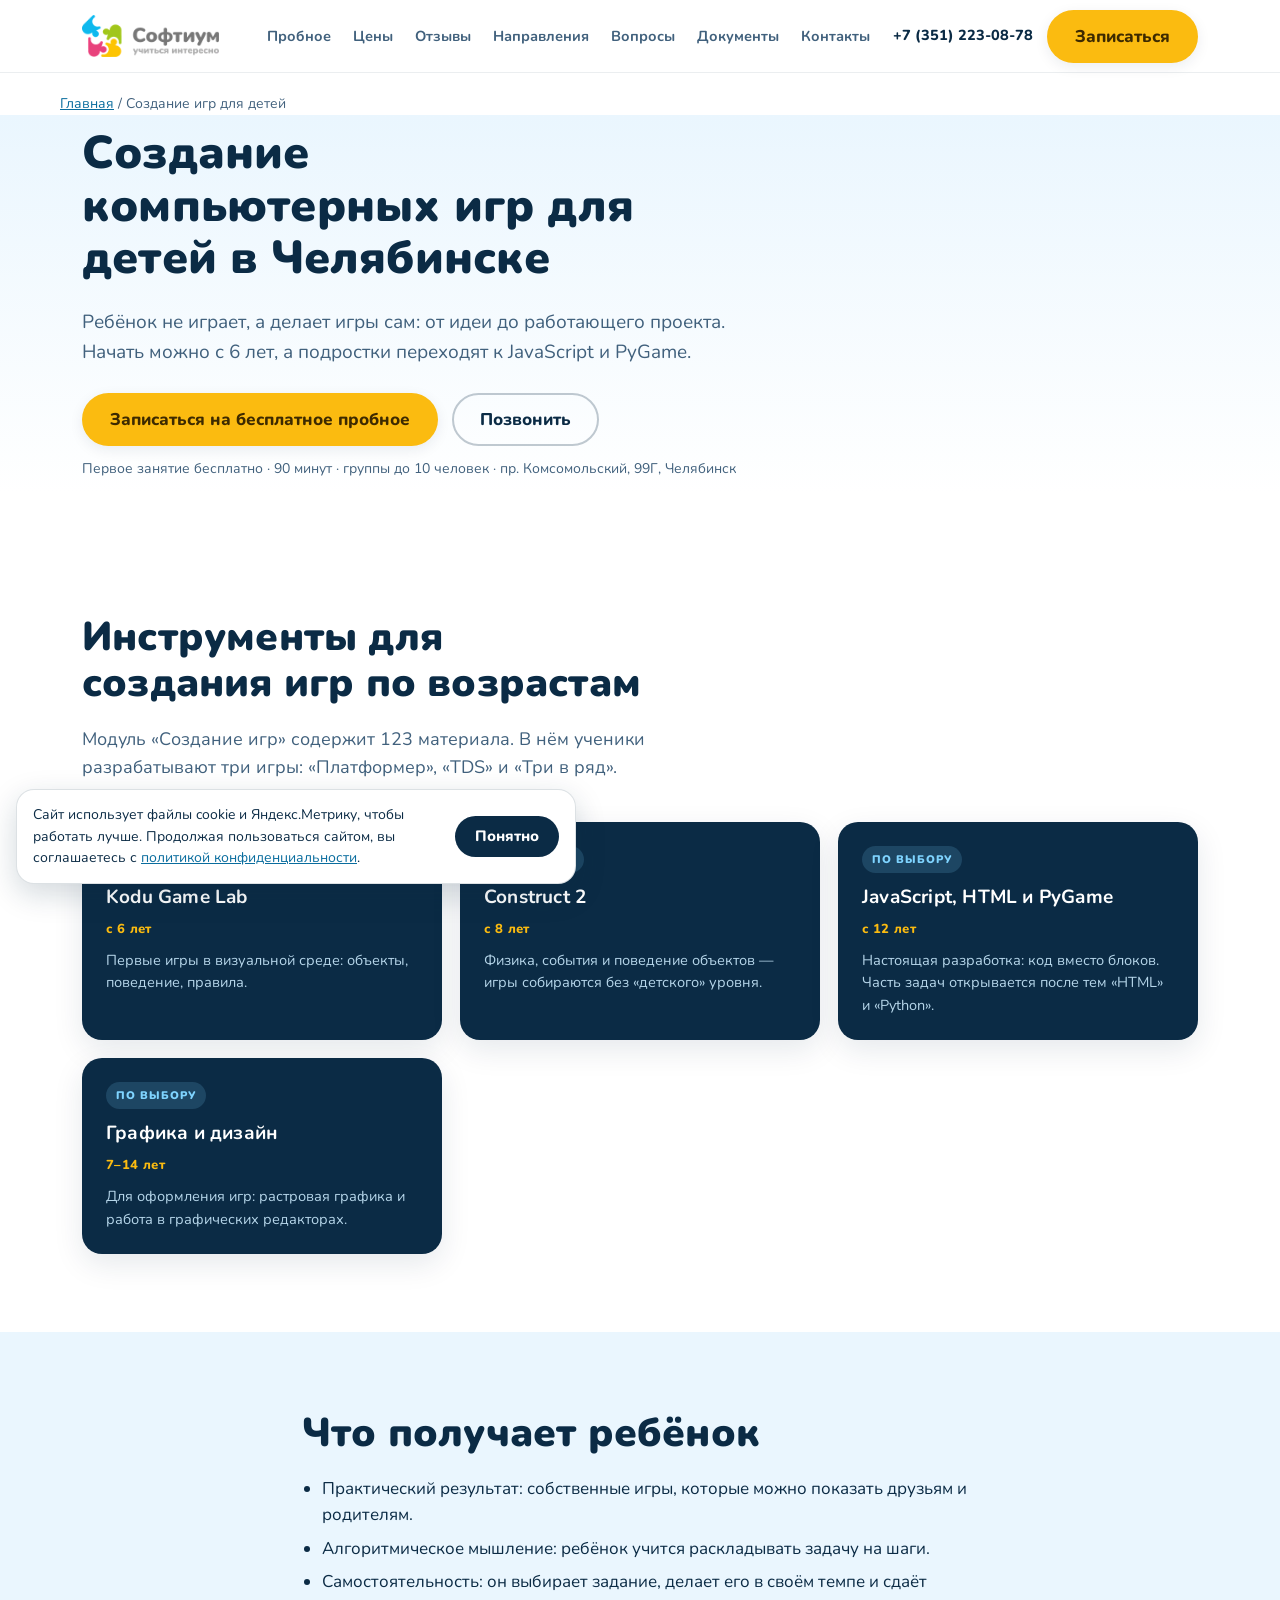
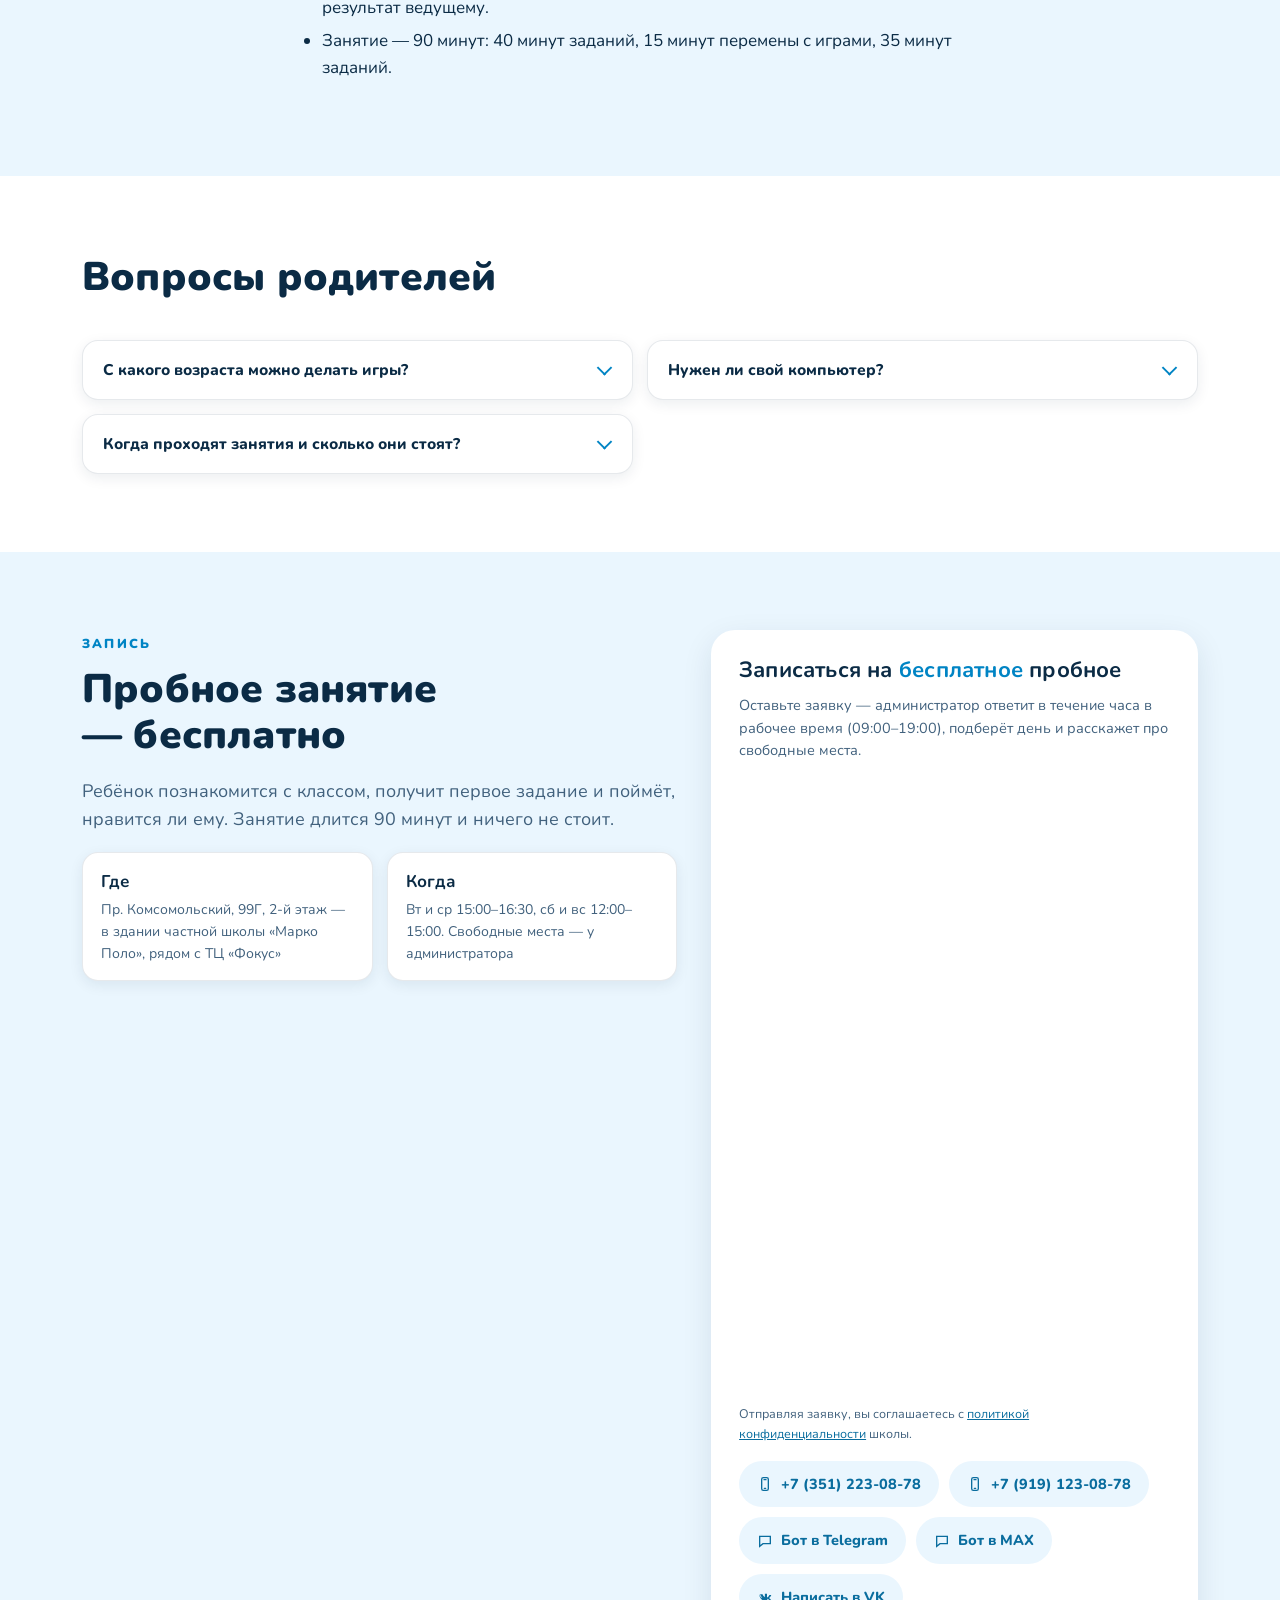
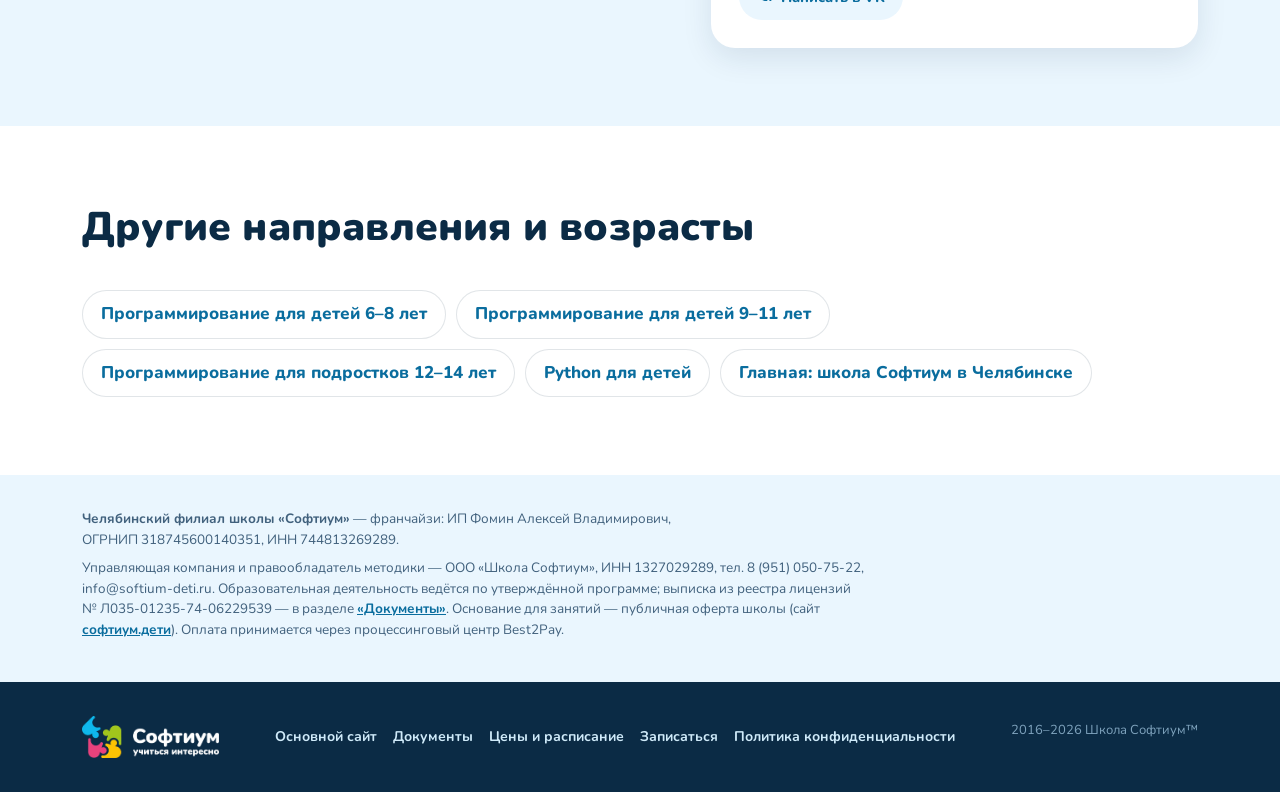
<file: sozdanie-igr-dlya-detej/index.html>
<!DOCTYPE html>
<html lang="ru">
<head>
<meta charset="utf-8">
<meta name="viewport" content="width=device-width, initial-scale=1">
<title>Создание игр для детей в Челябинске — Софтиум</title>
<meta name="description" content="Курсы создания компьютерных игр для детей 6–14 лет в Челябинске (Северо-Запад): Kodu, Construct 2, JavaScript. Группы до 10 человек. Первое занятие бесплатно.">
<link rel="canonical" href="https://softium174.ru/sozdanie-igr-dlya-detej/">
<meta name="yandex-verification" content="fbeefb48a1822eba" />
<meta name="theme-color" content="#00a7e7">
<link rel="icon" href="/favicon.ico" sizes="48x48">
<link rel="icon" href="/favicon.svg" type="image/svg+xml">
<link rel="icon" href="/assets/favicon-32.png" type="image/png" sizes="32x32">
<link rel="apple-touch-icon" href="/apple-touch-icon.png">
<meta property="og:title" content="Создание игр для детей в Челябинске — Софтиум">
<meta property="og:description" content="Курсы создания компьютерных игр для детей 6–14 лет в Челябинске (Северо-Запад): Kodu, Construct 2, JavaScript. Группы до 10 человек. Первое занятие бесплатно.">
<meta property="og:type" content="website">
<meta property="og:url" content="https://softium174.ru/sozdanie-igr-dlya-detej/">
<meta property="og:image" content="https://softium174.ru/assets/og-cover.png">
<meta property="og:locale" content="ru_RU">
<meta property="og:site_name" content="Софтиум — Челябинск">
<script>document.documentElement.className+=" js"</script>
<link rel="preload" href="/assets/fonts/nunito-cyrillic.woff2" as="font" type="font/woff2" crossorigin>
<link rel="stylesheet" href="/assets/fonts/fonts.css">
<link rel="stylesheet" href="/assets/css/site.css?v=2">
<script type="application/ld+json">
{
 "@context": "https://schema.org",
 "@type": "FAQPage",
 "mainEntity": [
  {
   "@type": "Question",
   "name": "С какого возраста можно делать игры?",
   "acceptedAnswer": {
    "@type": "Answer",
    "text": "С 6 лет в Kodu Game Lab, с 8 лет в Construct 2, с 12 лет на JavaScript, HTML и PyGame."
   }
  },
  {
   "@type": "Question",
   "name": "Нужен ли свой компьютер?",
   "acceptedAnswer": {
    "@type": "Answer",
    "text": "Нет. Всё оборудование и материалы в классе, с собой нужна только сменная обувь."
   }
  },
  {
   "@type": "Question",
   "name": "Когда проходят занятия и сколько они стоят?",
   "acceptedAnswer": {
    "@type": "Answer",
    "text": "Сейчас занятия проходят во вторник и среду с 15:00 до 16:30, в субботу и воскресенье с 12:00 до 15:00. Расписание может меняться — свободные места уточняйте у администратора: +7 (351) 223-08-78. Абонемент на 4 занятия — 3 000 ₽ (750 ₽ за занятие), на 8 занятий — 5 000 ₽ (625 ₽ за занятие). Абонемент действует 4 недели. Первое занятие бесплатно."
   }
  }
 ]
}
</script>
<script type="application/ld+json">
{
 "@context": "https://schema.org",
 "@type": "BreadcrumbList",
 "itemListElement": [
  {
   "@type": "ListItem",
   "position": 1,
   "name": "Софтиум Челябинск",
   "item": "https://softium174.ru/"
  },
  {
   "@type": "ListItem",
   "position": 2,
   "name": "Создание игр для детей",
   "item": "https://softium174.ru/sozdanie-igr-dlya-detej/"
  }
 ]
}
</script>
<!-- Yandex.Metrika counter -->
<script type="text/javascript">
  (function(m,e,t,r,i,k,a){
    m[i]=m[i]||function(){(m[i].a=m[i].a||[]).push(arguments)};
    m[i].l=1*new Date();
    k=e.createElement(t),a=e.getElementsByTagName(t)[0],k.async=1,k.src=r,a.parentNode.insertBefore(k,a)
  })(window, document,'script','https://mc.yandex.ru/metrika/tag.js?id=114139660', 'ym');
  ym(114139660, 'init', {ssr:true, webvisor:true, clickmap:true, accurateTrackBounce:true, trackingParams:true});
</script>
<noscript><div><img src="https://mc.yandex.ru/watch/114139660" style="position:absolute; left:-9999px;" alt="" /></div></noscript>
<!-- /Yandex.Metrika counter -->
</head>
<body>
<a class="skip-link" href="#main">Перейти к содержимому</a>

<!-- SVG sprite -->
<svg width="0" height="0" style="position:absolute" aria-hidden="true">
  <defs>
    <symbol id="penguin" viewBox="0 0 120 130">
      <ellipse cx="60" cy="72" rx="42" ry="50" fill="#0b2b45"/>
      <ellipse cx="60" cy="82" rx="30" ry="38" fill="#ffffff"/>
      <circle cx="47" cy="55" r="6" fill="#ffffff"/><circle cx="73" cy="55" r="6" fill="#ffffff"/>
      <circle cx="48.5" cy="56" r="2.7" fill="#0b2b45"/><circle cx="71.5" cy="56" r="2.7" fill="#0b2b45"/>
      <path d="M53 66 l7 8 l7 -8 z" fill="#fbbb10"/>
      <path d="M62 64 l10 6 l-10 6 z" fill="#ff9f1a" opacity="0"/>
      <path d="M18 72 q-9 18 3 30" stroke="#0b2b45" stroke-width="11" fill="none" stroke-linecap="round"/>
      <path d="M102 72 q9 18 -3 30" stroke="#0b2b45" stroke-width="11" fill="none" stroke-linecap="round"/>
      <ellipse cx="45" cy="121" rx="11" ry="5" fill="#ff9f1a"/>
      <ellipse cx="75" cy="121" rx="11" ry="5" fill="#ff9f1a"/>
      <path d="M34 42 q10 -16 26 -13" stroke="#00a7e7" stroke-width="0" fill="none"/>
      <path d="M30 96 h60" stroke="#00a7e7" stroke-width="0"/>
      <path d="M35 88 q25 12 50 0 l-4 10 q-21 10 -42 0 z" fill="#00a7e7" opacity="0"/>
      <g>
        <path d="M36 30 q24 -14 48 0 l-2 8 q-22 -12 -44 0 z" fill="#00a7e7"/>
      </g>
      <path d="M38 100 q22 10 44 0" stroke="#d8effc" stroke-width="0" fill="none"/>
    </symbol>
    <symbol id="penguin-mini" viewBox="0 0 120 130">
      <ellipse cx="60" cy="72" rx="42" ry="50" fill="#00a7e7"/>
      <ellipse cx="60" cy="82" rx="30" ry="38" fill="#ffffff"/>
      <circle cx="47" cy="55" r="6" fill="#ffffff" opacity="0"/><circle cx="73" cy="55" r="6" fill="#ffffff" opacity="0"/>
      <circle cx="48.5" cy="56" r="3.2" fill="#0b2b45"/><circle cx="71.5" cy="56" r="3.2" fill="#0b2b45"/>
      <path d="M53 66 l7 8 l7 -8 z" fill="#fbbb10"/>
      <ellipse cx="45" cy="121" rx="11" ry="5" fill="#ff9f1a"/>
      <ellipse cx="75" cy="121" rx="11" ry="5" fill="#ff9f1a"/>
    </symbol>
    <symbol id="i-check" viewBox="0 0 24 24"><path d="M4 12.5l5 5L20 6.5"/></symbol>
    <symbol id="i-pc" viewBox="0 0 24 24"><rect x="3" y="4" width="18" height="12" rx="2"/><path d="M8 20h8M12 16v4"/></symbol>
    <symbol id="i-math" viewBox="0 0 24 24"><path d="M4 20L14 6M14 6l4 5M4 13h7"/><circle cx="18" cy="17" r="3"/></symbol>
    <symbol id="i-blocks" viewBox="0 0 24 24"><rect x="3" y="3" width="8" height="8" rx="2"/><rect x="13" y="3" width="8" height="8" rx="2"/><rect x="3" y="13" width="8" height="8" rx="2"/><rect x="13" y="13" width="8" height="8" rx="2"/></symbol>
    <symbol id="i-game" viewBox="0 0 24 24"><path d="M6 9h12a4 4 0 014 4v1a3 3 0 01-5.4 1.8L15 14H9l-1.6 1.8A3 3 0 012 14v-1a4 4 0 014-4z"/><path d="M8 12v2M7 13h2"/></symbol>
    <symbol id="i-web" viewBox="0 0 24 24"><circle cx="12" cy="12" r="9"/><path d="M3 12h18M12 3c3 3.5 3 14 0 18M12 3c-3 3.5-3 14 0 18"/></symbol>
    <symbol id="i-paint" viewBox="0 0 24 24"><path d="M12 3a9 7 0 00-9 7c0 4 3 6 6 6 1.5 0 2 .8 2 1.6 0 1.4 1.2 2.3 2.6 1.8C18 19 21 15.5 21 11.5A9 7.5 0 0012 3z"/><circle cx="7.5" cy="10.5" r="1"/><circle cx="12" cy="8" r="1"/><circle cx="16" cy="10.5" r="1"/></symbol>
    <symbol id="i-phone" viewBox="0 0 24 24"><rect x="7" y="2.5" width="10" height="19" rx="2.5"/><path d="M10.5 5.5h3M11 18.5h2"/></symbol>
    <symbol id="i-doc" viewBox="0 0 24 24"><path d="M6 2h9l4 4v16H6z"/><path d="M14 2v5h5M9 12h7M9 16h7"/></symbol>
    <symbol id="i-snake" viewBox="0 0 24 24"><path d="M7 3c3 0 3 3 6 3s3-3 6-3"/><path d="M19 6c-3 0-3 3-6 3S10 6 7 6"/><path d="M7 9c3 0 3 3 6 3s3-3 6-3v6c0 3-2.5 4.5-5 5"/></symbol>
    <symbol id="i-chip" viewBox="0 0 24 24"><rect x="6" y="6" width="12" height="12" rx="2"/><path d="M9 3v3M15 3v3M9 18v3M15 18v3M3 9h3M3 15h3M18 9h3M18 15h3"/></symbol>
    <symbol id="i-pin" viewBox="0 0 24 24"><path d="M12 21s7-6.1 7-11a7 7 0 10-14 0c0 4.9 7 11 7 11z"/><circle cx="12" cy="10" r="2.6"/></symbol>
    <symbol id="i-chat" viewBox="0 0 24 24"><path d="M4 5h16v11H9l-5 4z"/></symbol>
    <symbol id="i-vk" viewBox="0 0 24 24"><path d="M3 7c1 8 5.5 11 10.5 11h2v-3.2c1.5.3 2.7 1.6 3.7 3.2H22c-1.2-2.4-2.8-4-4-4.6 1.3-.8 2.8-2.6 3.4-4.4h-2.9c-.8 1.9-2.2 3.4-3.5 3.8V7h-3.2v5.2c-1.4-.6-2.8-2.3-3.5-4.2H4.6c.7 2.1 2 4 3.4 4.9C6.4 13.5 4.6 11 3 7z"/></symbol>
    <symbol id="i-shield" viewBox="0 0 24 24"><path d="M12 3l8 3v6c0 5-3.5 8-8 9-4.5-1-8-4-8-9V6z"/><path d="M9 12l2 2 4-4"/></symbol>
    <symbol id="i-clock" viewBox="0 0 24 24"><circle cx="12" cy="12" r="9"/><path d="M12 7v5l4 2"/></symbol>
    <symbol id="i-users" viewBox="0 0 24 24"><circle cx="9" cy="8" r="3.4"/><path d="M3.5 20c1-4 3.2-5 5.5-5s4.5 1 5.5 5"/><circle cx="17" cy="9" r="2.6"/><path d="M16 15.2c2.3 0 4 1.2 4.8 4"/></symbol>
    <symbol id="i-report" viewBox="0 0 24 24"><rect x="4" y="3" width="16" height="18" rx="2"/><path d="M8 15l2.5-3 2.5 2 3.5-5"/></symbol>
    <symbol id="i-ball" viewBox="0 0 24 24"><circle cx="12" cy="12" r="9"/><path d="M12 3c-2.5 3-2.5 15 0 18M3.5 9.5c3 1.5 14 1.5 17 0M3.5 14.5c3-1.5 14-1.5 17 0"/></symbol>
    <symbol id="i-nowifi" viewBox="0 0 24 24"><path d="M3 3l18 18"/><path d="M5 12.5a10 10 0 0114 0M8 16a6 6 0 018 0"/><circle cx="12" cy="19.5" r="1.4"/></symbol>
    <symbol id="i-heart" viewBox="0 0 24 24"><path d="M12 20s-7.5-4.6-9.2-9C1.5 7.6 3.6 4.5 6.8 4.5c2 0 3.7 1.2 5.2 3 1.5-1.8 3.2-3 5.2-3 3.2 0 5.3 3.1 4 6.5-1.7 4.4-9.2 9-9.2 9z"/></symbol>
  </defs>
</svg>

<header class="site-header">
  <div class="container header-inner">
    <a class="logo" href="/" aria-label="Софтиум Челябинск — на главную">
      <img class="logo-img" src="/assets/img/logo-gray.webp" width="137" height="42" alt="Софтиум — учиться интересно">
      <span class="logo-city">Челябинск<br>Северо-Запад</span>
    </a>
    <nav class="nav" aria-label="Основная навигация">
      <a href="/#trial">Пробное</a>
      <a href="/#prices">Цены</a>
      <a href="/#reviews">Отзывы</a>
      <a href="/#modules">Направления</a>
      <a href="/#faq">Вопросы</a>
      <a href="/#docs">Документы</a>
      <a href="/#contacts">Контакты</a>
    </nav>
    <div class="header-cta">
      <div class="header-phones">
        <a class="header-phone" href="tel:+73512230878">+7&nbsp;(351)&nbsp;223-08-78</a>
        <a class="header-phone" href="tel:+79191230878">+7&nbsp;(919)&nbsp;123-08-78</a>
      </div>
      <a class="btn btn-primary" href="#signup">Записаться</a>
      <button class="burger" id="burger" aria-expanded="false" aria-controls="mobileNav" aria-label="Открыть меню">
        <span></span><span></span><span></span>
      </button>
    </div>
  </div>
  <nav class="mobile-nav" id="mobileNav" aria-label="Мобильная навигация">
    <a href="/#trial">Пробное занятие</a>
    <a href="/#prices">Цены и расписание</a>
    <a href="/#reviews">Отзывы</a>
    <a href="/#why">О школе</a>
    <a href="/#modules">Направления</a>
    <a href="/#flow">Как проходят занятия</a>
    <a href="/#parents">Родителям</a>
    <a href="/#faq">Вопросы</a>
    <a href="/#docs">Документы</a>
    <a href="/#contacts">Контакты</a>
    <a href="#signup" style="color:var(--sky-ink)">→ Бесплатное пробное занятие</a>
    <a class="m-phone" href="tel:+73512230878">Телефон: +7 (351) 223-08-78</a>
    <a class="m-phone" href="tel:+79191230878">Телефон: +7 (919) 123-08-78</a>
  </nav>
</header>

<main id="main">
<div class="container crumbs"><a href="/">Главная</a> / Создание игр для детей</div>

<section class="page-hero">
  <div class="container">
    <h1>Создание компьютерных игр для детей в Челябинске</h1>
    <p class="hero-lead">Ребёнок не играет, а делает игры сам: от идеи до работающего проекта. Начать можно с 6 лет, а подростки переходят к JavaScript и PyGame.</p>
    <div class="hero-actions">
      <a class="btn btn-primary" href="#signup">Записаться на бесплатное пробное</a>
      <a class="btn btn-ghost" href="tel:+73512230878">Позвонить</a>
    </div>
    <p class="hero-note">Первое занятие бесплатно · 90 минут · группы до 10 человек · пр. Комсомольский, 99Г, Челябинск</p>
  </div>
</section>

<section>
  <div class="container">
    <div class="section-head">
      <h2>Инструменты для создания игр по возрастам</h2>
      <p class="section-sub">Модуль «Создание игр» содержит 123 материала. В нём ученики разрабатывают три игры: «Платформер», «TDS» и «Три в ряд».</p>
    </div>
    <div class="modules sub">
<article class="module"><span class="tag elective">по выбору</span><h3>Kodu Game Lab</h3><div class="tools">с 6 лет</div><p>Первые игры в визуальной среде: объекты, поведение, правила.</p></article>
<article class="module"><span class="tag elective">по выбору</span><h3>Construct 2</h3><div class="tools">с 8 лет</div><p>Физика, события и поведение объектов — игры собираются без «детского» уровня.</p></article>
<article class="module"><span class="tag elective">по выбору</span><h3>JavaScript, HTML и PyGame</h3><div class="tools">с 12 лет</div><p>Настоящая разработка: код вместо блоков. Часть задач открывается после тем «HTML» и «Python».</p></article>
<article class="module"><span class="tag elective">по выбору</span><h3>Графика и дизайн</h3><div class="tools">7–14 лет</div><p>Для оформления игр: растровая графика и работа в графических редакторах.</p></article>
    </div>
  </div>
</section>

<section class="tint">
  <div class="container text-block">
    <h2>Что получает ребёнок</h2>
    <ul>
<li>Практический результат: собственные игры, которые можно показать друзьям и родителям.</li>
<li>Алгоритмическое мышление: ребёнок учится раскладывать задачу на шаги.</li>
<li>Самостоятельность: он выбирает задание, делает его в своём темпе и сдаёт результат ведущему.</li>
<li>Занятие — 90 минут: 40 минут заданий, 15 минут перемены с играми, 35 минут заданий.</li>
</ul>
  </div>
</section>

<section>
  <div class="container">
    <div class="section-head"><h2>Вопросы родителей</h2></div>
    <div class="faq-list">
<details class="faq"><summary>С какого возраста можно делать игры?</summary><p class="faq-a">С 6 лет в Kodu Game Lab, с 8 лет в Construct 2, с 12 лет на JavaScript, HTML и PyGame.</p></details>
<details class="faq"><summary>Нужен ли свой компьютер?</summary><p class="faq-a">Нет. Всё оборудование и материалы в классе, с собой нужна только сменная обувь.</p></details>
<details class="faq"><summary>Когда проходят занятия и сколько они стоят?</summary><p class="faq-a">Сейчас занятия проходят во вторник и среду с 15:00 до 16:30, в субботу и воскресенье с 12:00 до 15:00. Расписание может меняться — свободные места уточняйте у администратора: +7 (351) 223-08-78. Абонемент на 4 занятия — 3 000 ₽ (750 ₽ за занятие), на 8 занятий — 5 000 ₽ (625 ₽ за занятие). Абонемент действует 4 недели. Первое занятие бесплатно.</p></details>
    </div>
  </div>
</section>

<section id="enroll" class="tint">
  <div class="container">
    <div class="enroll-grid">
      <div>
        <span class="kicker">Запись</span>
        <h2>Пробное занятие — бесплатно</h2>
        <p class="section-sub">Ребёнок познакомится с классом, получит первое задание и поймёт, нравится ли ему. Занятие длится 90 минут и ничего не стоит.</p>
        <div class="enroll-facts">
          <div class="efact"><b>Где</b><p>Пр.&nbsp;Комсомольский,&nbsp;99Г, 2-й этаж — в здании частной школы «Марко Поло», рядом с ТЦ «Фокус»</p></div>
          <div class="efact"><b>Когда</b><p>Вт и ср 15:00–16:30, сб и вс 12:00–15:00. Свободные места — у администратора</p></div>
        </div>
      </div>
      <div class="form-card" id="signup">
        <h3>Записаться на <span class="free">бесплатное</span> пробное</h3>
        <p style="font-size:14.5px;color:var(--ink-soft)">Оставьте заявку — администратор ответит в течение часа в рабочее время (09:00–19:00), подберёт день и расскажет про свободные места.</p>
        <iframe class="yform" src="https://forms.yandex.ru/u/6af0bb24974ab28711bde005/?iframe=1" title="Форма записи на бесплатное пробное занятие — Софтиум Челябинск" loading="lazy"></iframe>
        <p style="font-size:12.5px;color:var(--ink-soft);margin:8px 0 0">Отправляя заявку, вы соглашаетесь с <a href="https://софтиум.дети/policies/" target="_blank" rel="noopener">политикой конфиденциальности</a> школы.</p>
        <div class="alt-contact" aria-label="Другие способы связи">
          <a href="tel:+73512230878"><svg width="16" height="16" viewBox="0 0 24 24" fill="none" stroke="currentColor" stroke-width="2" stroke-linecap="round" aria-hidden="true"><use href="#i-phone"/></svg>+7&nbsp;(351)&nbsp;223-08-78</a>
          <a href="tel:+79191230878"><svg width="16" height="16" viewBox="0 0 24 24" fill="none" stroke="currentColor" stroke-width="2" stroke-linecap="round" aria-hidden="true"><use href="#i-phone"/></svg>+7&nbsp;(919)&nbsp;123-08-78</a>
          <a href="https://t.me/Softium_Bot" target="_blank" rel="noopener"><svg width="16" height="16" viewBox="0 0 24 24" fill="none" stroke="currentColor" stroke-width="2" stroke-linecap="round" aria-hidden="true"><use href="#i-chat"/></svg>Бот в Telegram</a>
          <a href="https://max.ru/id1327029289_bot" target="_blank" rel="noopener"><svg width="16" height="16" viewBox="0 0 24 24" fill="none" stroke="currentColor" stroke-width="2" stroke-linecap="round" aria-hidden="true"><use href="#i-chat"/></svg>Бот в MAX</a>
          <a href="https://vk.com/chel_softium" target="_blank" rel="noopener"><svg width="16" height="16" viewBox="0 0 24 24" fill="currentColor" aria-hidden="true"><use href="#i-vk"/></svg>Написать в VK</a>
        </div>
      </div>
    </div>
  </div>
</section>

<section>
  <div class="container">
    <div class="section-head"><h2>Другие направления и возрасты</h2></div>
    <div class="rel-links">
<a href="/programmirovanie-dlya-detej-6-8-let/">Программирование для детей 6–8 лет</a>
<a href="/programmirovanie-dlya-detej-9-11-let/">Программирование для детей 9–11 лет</a>
<a href="/programmirovanie-dlya-detej-12-14-let/">Программирование для подростков 12–14 лет</a>
<a href="/python-dlya-detej/">Python для детей</a>
<a href="/">Главная: школа Софтиум в Челябинске</a>
    </div>
  </div>
</section>
</main>

<!-- LEGAL -->
<section class="legal" aria-label="Реквизиты">
  <div class="container">
    <p><b>Челябинский филиал школы «Софтиум»</b> — франчайзи: ИП&nbsp;Фомин Алексей Владимирович, ОГРНИП&nbsp;318745600140351, ИНН&nbsp;744813269289.</p>
    <p>Управляющая компания и правообладатель методики — ООО&nbsp;«Школа&nbsp;Софтиум», ИНН&nbsp;1327029289, тел.&nbsp;8&nbsp;(951)&nbsp;050-75-22, info@softium-deti.ru. Образовательная деятельность ведётся по утверждённой программе; выписка из реестра лицензий №&nbsp;Л035-01235-74-06229539 — в разделе <a href="/#docs">«Документы»</a>. Основание для занятий — публичная оферта школы (сайт <a href="https://софтиум.дети/" target="_blank" rel="noopener">софтиум.дети</a>). Оплата принимается через процессинговый центр Best2Pay.</p>
  </div>
</section>

<footer>
  <div class="container foot-grid">
    <a class="logo" href="/" aria-label="Наверх">
      <img class="logo-img" src="/assets/img/logo-white.webp" width="120" height="37" alt="Софтиум — учиться интересно">
      <span class="logo-city" style="color:#7fd4ff;border-left-color:rgba(127,212,255,.35)">Челябинск<br>Северо-Запад</span>
    </a>
    <nav class="foot-links" aria-label="Дополнительные ссылки">
      <a href="https://софтиум.дети/?v_c=cheljabinsk-39" target="_blank" rel="noopener">Основной сайт</a>
      <a href="/#docs">Документы</a>
      <a href="/#prices">Цены и расписание</a>
      <a href="#signup">Записаться</a>
      <a href="https://софтиум.дети/policies/" target="_blank" rel="noopener">Политика конфиденциальности</a>
    </nav>
    <p class="copy">2016–2026 Школа Софтиум™</p>
  </div>
</footer>

<div class="sticky-cta" id="stickyCta" role="region" aria-label="Быстрая запись">
  <a class="btn btn-ghost" href="tel:+73512230878">Позвонить</a>
  <a class="btn btn-primary" href="#signup">Записаться</a>
</div>

<div class="cookie" id="cookie" role="region" aria-label="Уведомление о cookie" hidden>
  <p>Сайт использует файлы cookie и Яндекс.Метрику, чтобы работать лучше. Продолжая пользоваться сайтом, вы соглашаетесь с <a href="https://софтиум.дети/policies/" target="_blank" rel="noopener">политикой конфиденциальности</a>.</p>
  <button class="btn btn-dark" type="button" id="cookieOk">Понятно</button>
</div>

<script src="/assets/js/goals.js?v=2" defer></script>
<script src="/assets/js/site.js?v=2" defer></script>
</body>
</html>
</file>
<file: assets/fonts/fonts.css>
/* Nunito — вариативный шрифт: один файл покрывает все начертания 200–1000 */
@font-face{font-family:'Nunito';font-style:normal;font-weight:200 1000;font-display:swap;src:url('nunito-cyrillic-ext.woff2') format('woff2');unicode-range:U+0460-052F, U+1C80-1C8A, U+20B4, U+2DE0-2DFF, U+A640-A69F, U+FE2E-FE2F;}
@font-face{font-family:'Nunito';font-style:normal;font-weight:200 1000;font-display:swap;src:url('nunito-cyrillic.woff2') format('woff2');unicode-range:U+0301, U+0400-045F, U+0490-0491, U+04B0-04B1, U+2116;}

/* ЛАТИНИЦА, ЦИФРЫ И ЗНАК ₽ */
@font-face{font-family:'Nunito';font-style:normal;font-weight:200 1000;font-display:swap;src:url('nunito-latin.woff2') format('woff2');unicode-range:U+0000-00FF, U+0131, U+0152-0153, U+02BB-02BC, U+02C6, U+02DA, U+02DC, U+0304, U+0308, U+0329, U+2000-206F, U+20AC, U+20BD, U+2122, U+2191, U+2193, U+2212, U+2215, U+FEFF, U+FFFD;}
</file>
<file: assets/css/site.css>
:root{
  --sky:#00a7e7;
  --sky-deep:#0084c4;
  --sky-ink:#0a6d9e;
  --ink:#0b2b45;
  --ink-soft:#41617d;
  --paper:#ffffff;
  --mist:#eaf6fe;
  --mist-2:#d8effc;
  --sun:#fbbb10;
  --sun-ink:#8a6100;
  --coral:#e8336e;
  --mint:#95c11f;
  --radius:20px;
  --shadow:0 10px 30px rgba(11,43,69,.10);
  --shadow-soft:0 4px 14px rgba(11,43,69,.08);
  --maxw:1160px;
  --font:"Nunito",-apple-system,"Segoe UI",Roboto,system-ui,sans-serif;
}
*,*::before,*::after{box-sizing:border-box}
/* platform banner (Created with …) — hide so it doesn't cover the sticky menu */
html{scroll-behavior:smooth}
@media (prefers-reduced-motion:reduce){html{scroll-behavior:auto}}
body{
  margin:0;font-family:var(--font);color:var(--ink);background:var(--paper);
  font-size:17px;line-height:1.55;-webkit-font-smoothing:antialiased;
}
img,svg{display:block;max-width:100%}
a{color:var(--sky-ink)}
h1,h2,h3{line-height:1.15;margin:0 0 .5em;letter-spacing:.2px;text-wrap:balance}
p{margin:0 0 1em;text-wrap:pretty}
.container{max-width:var(--maxw);margin:0 auto;padding:0 22px}
.visually-hidden{position:absolute;width:1px;height:1px;margin:-1px;padding:0;border:0;clip:rect(0 0 0 0);overflow:hidden;white-space:nowrap}
.skip-link{position:absolute;left:16px;top:-60px;z-index:100;background:var(--ink);color:#fff;padding:10px 16px;border-radius:10px;transition:top .2s}
.skip-link:focus{top:12px}
:focus-visible{outline:3px solid var(--sky-deep);outline-offset:2px;border-radius:6px}

/* ---------- buttons ---------- */
.btn{
  display:inline-flex;align-items:center;justify-content:center;gap:.55em;
  font-family:inherit;font-weight:800;font-size:17px;line-height:1;
  padding:16px 26px;border-radius:999px;border:2px solid transparent;
  cursor:pointer;text-decoration:none;transition:transform .15s ease, box-shadow .15s ease, background .15s ease;
  white-space:nowrap;
}
.btn:hover{transform:translateY(-2px)}
.btn:active{transform:scale(.97)}
.btn-primary{background:var(--sun);color:#3d2a00;box-shadow:var(--shadow-soft)}
.btn-primary:hover{background:#fbc53a}
.btn-dark{background:var(--ink);color:#fff}
.btn-dark:hover{background:#123c5e}
.btn-ghost{background:transparent;color:var(--ink);border-color:rgba(11,43,69,.25)}
.btn-ghost:hover{border-color:var(--ink)}
.btn-light{background:#fff;color:var(--ink)}
.btn-sun{background:var(--sun);color:#4d3400}
.btn-sun:hover{background:#fbc53a}
.btn small{font-weight:700;opacity:.8}

/* ---------- header ---------- */
.site-header{
  position:sticky;top:0;z-index:50;background:rgba(255,255,255,.92);
  backdrop-filter:saturate(1.4) blur(8px);border-bottom:1px solid rgba(11,43,69,.08);
  transition:box-shadow .25s ease;
}
.site-header.scrolled{box-shadow:0 8px 24px rgba(11,43,69,.10)}
.header-inner{display:flex;align-items:center;gap:18px;min-height:72px}
.logo{display:flex;align-items:center;gap:12px;text-decoration:none;color:var(--ink);flex:none}
.logo-img{height:42px;width:auto;flex:none}
.logo-mark{width:44px;height:44px;flex:none}
.logo-text{display:flex;flex-direction:column}
.logo-name{font-weight:900;font-size:21px;letter-spacing:1.5px}
.logo-city{font-size:12px;font-weight:700;color:var(--sky-ink);letter-spacing:.2px;border-left:1.5px solid rgba(11,43,69,.16);padding-left:12px;line-height:1.3;white-space:nowrap;flex:none}
.nav{display:flex;gap:4px;margin-left:auto}
.nav a{
  text-decoration:none;color:var(--ink-soft);font-weight:700;font-size:14.5px;
  padding:8px 10px;border-radius:999px;transition:color .15s, background .15s;white-space:nowrap;
}
.nav a:hover{color:var(--ink);background:var(--mist)}
.nav a.active{color:var(--sky-ink);background:var(--mist)}
@media (max-width:1200px){.header-phones{display:none}}
.header-cta{display:flex;align-items:center;gap:14px}
.header-phones{display:flex;flex-direction:column;align-items:flex-end;line-height:1.35}
.header-phone{font-weight:800;color:var(--ink);text-decoration:none;font-size:14.5px;white-space:nowrap;font-variant-numeric:tabular-nums}
.header-phone:hover{color:var(--sky-ink)}
.burger{display:none}
@media (max-width:1180px){
  .nav,.header-phones{display:none}
  .burger{
    display:flex;flex-direction:column;justify-content:center;gap:5px;
    width:44px;height:44px;border-radius:12px;border:1.5px solid rgba(11,43,69,.18);
    background:#fff;cursor:pointer;margin-left:auto;padding:0 11px;
  }
  .burger span{height:2.5px;background:var(--ink);border-radius:2px;transition:transform .2s,opacity .2s}
  .burger[aria-expanded="true"] span:nth-child(1){transform:translateY(7.5px) rotate(45deg)}
  .burger[aria-expanded="true"] span:nth-child(2){opacity:0}
  .burger[aria-expanded="true"] span:nth-child(3){transform:translateY(-7.5px) rotate(-45deg)}
  .header-cta .btn{padding:12px 16px;font-size:14.5px}
}
@media (max-width:560px){
  .header-cta .btn{display:none}
  .hero-actions{flex-direction:column;align-items:stretch}
  .hero-actions .btn{width:100%;white-space:normal}
}
.mobile-nav{
  display:none;flex-direction:column;gap:4px;padding:12px 22px 20px;
  border-bottom:1px solid rgba(11,43,69,.08);background:#fff;
}
.mobile-nav.open{display:flex}
.mobile-nav a{padding:12px 10px;font-weight:800;color:var(--ink);text-decoration:none;border-radius:12px}
.mobile-nav a:hover{background:var(--mist)}
.mobile-nav .m-phone{color:var(--sky-ink)}

/* ---------- hero ---------- */
.hero{position:relative;overflow:hidden;background:linear-gradient(180deg,var(--mist) 0%,#fff 78%)}
.hero-grid{
  display:grid;grid-template-columns:minmax(0,1.05fr) minmax(0,.95fr);
  gap:36px;align-items:center;padding:56px 0 40px;
}
.badge-row{display:flex;flex-wrap:wrap;gap:10px;margin-bottom:20px}
.chip{
  display:inline-flex;align-items:center;gap:8px;background:#fff;border:1.5px solid rgba(11,43,69,.12);
  border-radius:999px;padding:7px 14px;font-size:13.5px;font-weight:800;color:var(--ink-soft);
}
.chip b{color:var(--ink)}
.chip .dot{width:8px;height:8px;border-radius:50%;background:var(--mint);flex:none}
h1{font-size:clamp(32px,4.6vw,54px);font-weight:900}
h1 .accent{color:var(--sky-deep)}
.slogan{
  display:inline-block;font-weight:900;font-size:clamp(18px,2.3vw,24px);
  color:var(--ink);background:var(--sun);border-radius:14px;padding:6px 16px;
  transform:rotate(-1.2deg);margin:6px 0 18px;box-shadow:var(--shadow-soft);
}
.hero-lead{font-size:19px;color:var(--ink-soft);max-width:56ch;margin-bottom:26px}
.hero-actions{display:flex;flex-wrap:wrap;gap:14px;align-items:center;margin-bottom:12px}
.hero-note{font-size:14px;color:var(--ink-soft)}
.hero-visual{position:relative}
.hero-card{
  background:var(--ink);border-radius:26px;padding:22px;color:#cfeaf9;
  box-shadow:var(--shadow);position:relative;
}
.hero-card .win-dots{display:flex;gap:7px;margin-bottom:14px}
.hero-card .win-dots i{width:11px;height:11px;border-radius:50%}
.hero-card .win-dots i:nth-child(1){background:var(--coral)}
.hero-card .win-dots i:nth-child(2){background:var(--sun)}
.hero-card .win-dots i:nth-child(3){background:var(--mint)}
.code{font-family:Consolas,"Courier New",monospace;font-size:15px;line-height:1.7;margin:0}
.code .k{color:#7fd4ff}.code .s{color:#fbc42e}.code .c{color:#6f8ea6}
.task-stack{display:flex;flex-direction:column;gap:10px;margin-top:16px}
.task{
  display:flex;align-items:center;gap:12px;background:rgba(255,255,255,.07);
  border:1px solid rgba(127,212,255,.25);border-radius:14px;padding:11px 14px;font-weight:700;font-size:14.5px;color:#e9f7ff;
}
.task .tick{width:22px;height:22px;border-radius:50%;flex:none;display:grid;place-items:center;font-size:13px;font-weight:900}
.task.done .tick{background:var(--mint);color:var(--ink)}
.task.next .tick{background:var(--sky);color:#04263c}
.task.level .tick{background:var(--sun);color:#4d3400}
.hero-card .who{position:absolute;top:-26px;right:-14px;width:110px;height:110px;z-index:2;border-radius:18px;box-shadow:var(--shadow)}
.penguin-big{cursor:pointer;transition:transform .2s}
.penguin-big:hover{transform:translateY(-4px) rotate(-3deg)}
.hero-stats{
  display:grid;grid-template-columns:repeat(4,1fr);gap:14px;margin:26px 0 58px;
}
.stat{background:#fff;border:1.5px solid rgba(11,43,69,.10);border-radius:var(--radius);padding:18px 18px 16px;box-shadow:var(--shadow-soft)}
.stat b{display:block;font-size:clamp(24px,3vw,34px);font-weight:900;color:var(--sky-deep);line-height:1.1;font-variant-numeric:tabular-nums}
.stat span{font-size:14px;font-weight:700;color:var(--ink-soft)}
@media (max-width:900px){
  .hero-grid{grid-template-columns:1fr;padding-top:36px}
  .hero-stats{grid-template-columns:repeat(2,1fr)}
  .hero-card .who{width:86px;height:86px;top:-30px;right:-4px}
}

/* ---------- sections ---------- */
section{padding:78px 0}
.section-head{max-width:70ch;margin-bottom:40px}
.sec-illo{float:right;width:190px;margin:-6px 0 14px 22px;border-radius:24px;outline:1px solid rgba(0,0,0,.06);outline-offset:-1px}
@media (max-width:640px){.sec-illo{width:130px;margin-top:0}}
.kicker{
  display:inline-block;font-weight:900;font-size:13px;letter-spacing:2.2px;
  text-transform:uppercase;color:var(--sky-deep);margin-bottom:12px;
}
h2{font-size:clamp(26px,3.4vw,40px);font-weight:900}
.section-sub{font-size:18px;color:var(--ink-soft)}
.tint{background:var(--mist)}
.dark{background:var(--ink);color:#dbeefc}
.dark h2,.dark h3{color:#fff}
.dark .section-sub{color:#a9c8dd}
.dark .kicker{color:#7fd4ff}

/* principles */
.principles{display:grid;grid-template-columns:repeat(3,1fr);gap:18px}
.principle{
  background:#fff;border:1.5px solid rgba(11,43,69,.10);border-radius:var(--radius);
  padding:26px 24px;box-shadow:var(--shadow-soft);position:relative;overflow:hidden;
  transition:transform .18s ease, box-shadow .18s ease;
}
.principle:hover{transform:translateY(-4px);box-shadow:var(--shadow)}
.principle .num{
  font-size:13px;font-weight:900;color:var(--sky-deep);letter-spacing:1.5px;margin-bottom:10px;
}
.principle h3{font-size:20px;font-weight:900}
.principle p{font-size:15.5px;color:var(--ink-soft);margin:0}
.principle::after{
  content:"";position:absolute;left:0;top:0;bottom:0;width:5px;background:var(--sky);opacity:.85;
}
.principle:nth-child(2)::after{background:var(--sun)}
.principle:nth-child(3)::after{background:var(--mint)}
.principle:nth-child(4)::after{background:var(--coral)}
.principle:nth-child(5)::after{background:var(--sky-deep)}
.principle:nth-child(6)::after{background:var(--sun)}
.principle:nth-child(7)::after{background:var(--mint)}
@media (max-width:980px){.principles{grid-template-columns:repeat(2,1fr)}}
@media (max-width:640px){.principles{grid-template-columns:1fr}}

/* modules */
.modules{display:grid;grid-template-columns:repeat(3,1fr);gap:18px}
.module{
  background:var(--ink);border-radius:var(--radius);padding:24px;color:#e9f6ff;
  box-shadow:var(--shadow);display:flex;flex-direction:column;gap:10px;position:relative;
  transition:transform .18s ease;
}
.module:hover{transform:translateY(-4px)}
.module.required{outline:2px solid var(--sun);outline-offset:-2px}
.module .tag{
  position:absolute;top:14px;right:14px;font-size:11px;font-weight:900;letter-spacing:1px;
  text-transform:uppercase;padding:5px 10px;border-radius:999px;
}
.tag.must{background:var(--sun);color:#4d3400}
.tag.elective{background:rgba(127,212,255,.16);color:#7fd4ff}
.mod-icon{width:44px;height:44px;border-radius:14px;display:grid;place-items:center;background:rgba(0,167,231,.18);flex:none}
.mod-icon svg{width:26px;height:26px;stroke:#7fd4ff;fill:none;stroke-width:2;stroke-linecap:round;stroke-linejoin:round}
.module h3{font-size:19px;margin:4px 0 0;color:#fff}
.module .tools{font-size:13px;font-weight:800;color:var(--sun);letter-spacing:.4px}
.module p{font-size:14.5px;color:#b6d6ea;margin:0}
@media (max-width:980px){.modules{grid-template-columns:repeat(2,1fr)}}
@media (max-width:640px){.modules{grid-template-columns:1fr}}
.prof-band{
  margin-top:26px;display:flex;flex-wrap:wrap;gap:10px;align-items:center;
  background:#fff;border:1.5px dashed rgba(11,43,69,.22);border-radius:var(--radius);padding:18px 20px;
}
.prof-band b{font-weight:900}
.prof{background:var(--mist);border-radius:999px;padding:8px 14px;font-weight:800;font-size:14px;color:var(--sky-ink)}

/* flow */
.flow{display:grid;grid-template-columns:repeat(5,1fr);gap:14px;counter-reset:step}
.step{
  position:relative;background:#fff;border:1.5px solid rgba(11,43,69,.10);border-radius:var(--radius);
  padding:22px 18px;box-shadow:var(--shadow-soft);
}
.step .n{
  width:34px;height:34px;border-radius:50%;background:var(--sky);color:#04263c;font-weight:900;
  display:grid;place-items:center;margin-bottom:12px;font-size:16px;
}
.step h3{font-size:17.5px}
.step p{font-size:14px;color:var(--ink-soft);margin:0}
.flow-note{
  margin-top:26px;display:grid;grid-template-columns:repeat(3,1fr);gap:16px;
}
.note-card{background:var(--mist);border-radius:var(--radius);padding:20px 22px}
.note-card b{display:block;margin-bottom:6px;font-size:16.5px}
.note-card p{margin:0;font-size:14.5px;color:var(--ink-soft)}
@media (max-width:980px){.flow{grid-template-columns:repeat(2,1fr)}.flow-note{grid-template-columns:1fr}}
@media (max-width:560px){.flow{grid-template-columns:1fr}}

/* results */
.results{display:grid;grid-template-columns:repeat(4,1fr);gap:14px}
.result{
  background:var(--ink);border-radius:16px;padding:16px 18px;color:#d9f1ff;font-weight:800;font-size:15.5px;
  display:flex;gap:10px;align-items:center;
}
.result svg{width:20px;height:20px;flex:none;stroke:var(--mint);fill:none;stroke-width:2.4;stroke-linecap:round;stroke-linejoin:round}
.result:nth-child(4n+2) svg{stroke:var(--sun)}
.result:nth-child(4n+3) svg{stroke:var(--sky)}
.result:nth-child(4n+4) svg{stroke:var(--coral)}
@media (max-width:980px){.results{grid-template-columns:repeat(2,1fr)}}
@media (max-width:520px){.results{grid-template-columns:1fr}}

/* parents */
.parents-grid{display:grid;grid-template-columns:repeat(2,1fr);gap:18px}
.pcard{
  background:#fff;border:1.5px solid rgba(11,43,69,.10);border-radius:var(--radius);padding:24px;
  display:flex;gap:16px;box-shadow:var(--shadow-soft);
}
.pcard .ic{
  width:46px;height:46px;border-radius:14px;flex:none;display:grid;place-items:center;background:var(--mist);
}
.pcard .ic svg{width:24px;height:24px;stroke:var(--sky-deep);fill:none;stroke-width:2;stroke-linecap:round;stroke-linejoin:round}
.pcard h3{font-size:18px;margin-bottom:4px}
.pcard p{font-size:14.5px;color:var(--ink-soft);margin:0}
@media (max-width:860px){.parents-grid{grid-template-columns:1fr}}
.quote-band{
  margin-top:26px;background:#fff;border-left:6px solid var(--sky);border-radius:0 var(--radius) var(--radius) 0;
  padding:22px 26px;font-size:18px;font-weight:700;color:var(--ink);box-shadow:var(--shadow-soft);
}
.quote-band span{display:block;font-size:13.5px;font-weight:700;color:var(--ink-soft);margin-top:8px}

/* enroLL */
.enroll-grid{display:grid;grid-template-columns:1.1fr .9fr;gap:34px;align-items:start}
.enroll-facts{display:grid;grid-template-columns:1fr 1fr;gap:14px;margin-top:8px}
.efact{background:#fff;border:1.5px solid rgba(11,43,69,.10);border-radius:16px;padding:16px 18px;box-shadow:var(--shadow-soft)}
.efact b{display:block;font-size:17px;color:var(--ink);margin-bottom:4px}
.efact p{margin:0;font-size:14px;color:var(--ink-soft)}
.form-card{background:#fff;border-radius:24px;padding:28px;color:var(--ink);box-shadow:var(--shadow)}
.yform{width:100%;border:0;min-height:620px;display:block;border-radius:14px}
.form-card h3{font-size:22px}
.form-card .free{color:var(--sky-deep)}
.field{margin-bottom:16px}
.field label{display:block;font-size:14px;font-weight:800;margin-bottom:6px;color:var(--ink-soft)}
.field input{
  width:100%;font:inherit;font-weight:700;color:var(--ink);
  padding:14px 16px;border-radius:14px;border:2px solid rgba(11,43,69,.15);background:#fff;
  transition:border-color .15s;
}
.field input:focus{border-color:var(--sky);outline:none}
.field input::placeholder{color:#9db4c6;font-weight:600}
.form-status{margin-top:10px;font-size:14.5px;font-weight:700;color:var(--sky-ink);min-height:1.4em}
.form-status[role="alert"]{color:var(--coral)}
.alt-contact{display:flex;flex-wrap:wrap;gap:10px;margin-top:18px}
.alt-contact a{
  display:inline-flex;align-items:center;gap:8px;text-decoration:none;font-weight:800;font-size:14.5px;
  background:var(--mist);color:var(--sky-ink);border-radius:999px;padding:12px 18px;min-height:44px;transition:background .15s;
}
.alt-contact a:hover{background:var(--mist-2)}
@media (max-width:920px){.enroll-grid{grid-template-columns:1fr}}

/* faq */
.docs-grid{display:grid;grid-template-columns:1fr 1fr;gap:18px}
.doc-card{
  display:flex;gap:18px;align-items:flex-start;background:#fff;border:1.5px solid rgba(11,43,69,.10);
  border-radius:var(--radius);padding:24px;text-decoration:none;color:var(--ink);
  box-shadow:var(--shadow-soft);transition:transform .18s ease, box-shadow .18s ease;
}
.doc-card:hover{transform:translateY(-3px);box-shadow:var(--shadow)}
.doc-ico{flex:none;width:62px;height:74px;border-radius:12px;display:grid;place-items:center;font-weight:900;font-size:13px;color:#fff;letter-spacing:.5px}
.doc-ico--docx{background:#2b579a}
.doc-ico--pdf{background:#d93435}
.doc-card b{display:block;font-size:17px;margin-bottom:4px;text-wrap:balance}
.doc-card p{font-size:14px;color:var(--ink-soft);margin:0 0 8px}
.doc-act{font-weight:800;font-size:14px;color:var(--sky-ink)}
@media (max-width:860px){.docs-grid{grid-template-columns:1fr}}

.faq-list{display:grid;grid-template-columns:1fr 1fr;gap:14px;align-items:start}
details.faq{
  background:#fff;border:1.5px solid rgba(11,43,69,.10);border-radius:16px;padding:0 20px;
  box-shadow:var(--shadow-soft);
}
details.faq summary{
  list-style:none;cursor:pointer;font-weight:800;font-size:15.5px;padding:17px 34px 17px 0;position:relative;
}
details.faq summary::-webkit-details-marker{display:none}
details.faq summary::after{
  content:"";position:absolute;right:2px;top:50%;width:11px;height:11px;
  border-right:2.5px solid var(--sky-deep);border-bottom:2.5px solid var(--sky-deep);
  transform:translateY(-70%) rotate(45deg);transition:transform .2s;
}
details.faq[open] summary::after{transform:translateY(-30%) rotate(225deg)}
details.faq .faq-a{padding:0 0 18px;font-size:14.5px;color:var(--ink-soft);margin:0}
@media (max-width:860px){.faq-list{grid-template-columns:1fr}}

/* contacts */
.contacts-grid{display:grid;grid-template-columns:1fr 1.15fr;gap:30px;align-items:stretch}
.c-list{display:flex;flex-direction:column;gap:14px}
.c-item{
  display:flex;gap:15px;align-items:flex-start;background:#fff;border:1.5px solid rgba(11,43,69,.10);
  border-radius:18px;padding:18px 20px;box-shadow:var(--shadow-soft);
}
.c-item .ic{width:42px;height:42px;border-radius:13px;background:var(--mist);display:grid;place-items:center;flex:none}
.c-item .ic svg{width:22px;height:22px;stroke:var(--sky-deep);fill:none;stroke-width:2;stroke-linecap:round;stroke-linejoin:round}
.c-item b{display:block;font-size:15.5px;margin-bottom:2px}
.c-item a,.c-item p{font-size:15px;margin:0;color:var(--ink-soft);text-decoration:none}
.c-item a:hover{color:var(--sky-deep)}
.map-wrap{border-radius:22px;overflow:hidden;box-shadow:var(--shadow);border:1.5px solid rgba(11,43,69,.12);min-height:420px;background:var(--mist)}
.map-wrap iframe{width:100%;height:100%;min-height:420px;border:0;display:block}
.map-facade{position:relative;height:100%;min-height:420px;overflow:hidden;background:#e9f3fa}
.map-facade svg.citymap{position:absolute;inset:0;width:100%;height:100%}
.map-facade-inner{position:absolute;left:50%;top:50%;transform:translate(-50%,-50%);display:flex;flex-direction:column;align-items:center;gap:6px;text-align:center;padding:22px 26px;background:rgba(255,255,255,.94);border:1.5px solid rgba(11,43,69,.10);border-radius:18px;box-shadow:var(--shadow);max-width:88%}
.map-facade-inner b{font-size:19px;font-weight:900;color:var(--ink)}
.map-facade-inner span{font-size:14px;color:var(--ink-soft);margin-bottom:8px}
.map-ext{font-size:14px;font-weight:800;color:var(--sky-ink)}
@keyframes pinpulse{0%,100%{transform:scale(1)}50%{transform:scale(1.12)}}
.citymap .pinhead{animation:pinpulse 2.6s ease-in-out infinite;transform-origin:center;transform-box:fill-box}
@media (prefers-reduced-motion:reduce){.citymap .pinhead{animation:none}}
@media (max-width:920px){.contacts-grid{grid-template-columns:1fr}}

/* legal / footer */
.legal{font-size:13.5px;color:var(--ink-soft);background:var(--mist);padding:34px 0}
.legal p{margin:0 0 .5em;max-width:100ch}
.legal a{color:var(--sky-ink);font-weight:700}
footer{background:var(--ink);color:#a9c8dd;padding:34px 0}
.foot-grid{display:flex;flex-wrap:wrap;gap:22px;align-items:center;justify-content:space-between}
footer .logo-name{color:#fff}
footer .logo-city{color:#7fd4ff}
.foot-links{display:flex;flex-wrap:wrap;gap:16px}
.foot-links a{color:#cfeaf9;text-decoration:none;font-weight:700;font-size:14px}
.foot-links a:hover{color:#fff;text-decoration:underline}
.copy{font-size:13px;color:#7fa3bd}

/* prices */
.prices-grid{display:grid;grid-template-columns:repeat(3,1fr);gap:18px}
.price-card{
  background:#fff;border:1.5px solid rgba(11,43,69,.10);border-radius:var(--radius);padding:26px 24px;
  box-shadow:var(--shadow-soft);display:flex;flex-direction:column;gap:8px;position:relative;transition:transform .18s ease, box-shadow .18s ease;
}
.price-card:hover{transform:translateY(-4px);box-shadow:var(--shadow)}
.price-card .p-ico{width:88px;height:88px;border-radius:20px;margin-bottom:4px;outline:1px solid rgba(0,0,0,.08);outline-offset:-1px}
.price-card .p-tag{font-size:12px;font-weight:900;letter-spacing:1.6px;text-transform:uppercase;color:var(--sky-deep)}
.price-card .p-sum{font-size:34px;font-weight:900;color:var(--ink);font-variant-numeric:tabular-nums;line-height:1.1}
.price-card .p-sum small{font-size:16px;font-weight:800;color:var(--ink-soft)}
.price-card p{font-size:14.5px;color:var(--ink-soft);margin:0}
.price-card.hot{outline:3px solid var(--sun);outline-offset:-3px}
.price-note{margin-top:20px;font-size:14px;color:var(--ink-soft)}
.price-note b{color:var(--ink)}
@media (max-width:860px){.prices-grid{grid-template-columns:1fr}}

/* reviews */
.rev-head{display:flex;flex-wrap:wrap;gap:14px;align-items:center;margin-bottom:26px}
.rev-badge{display:inline-flex;align-items:center;gap:10px;background:var(--ink);color:#fff;border-radius:999px;padding:10px 18px;font-weight:800;font-size:15px}
.rev-badge .stars{color:var(--sun);letter-spacing:2px}
.rev-badge a{color:#7fd4ff;font-weight:800;text-decoration:none}
.rev-badge a:hover{text-decoration:underline}
.reviews-nav{display:flex;gap:10px;margin-left:auto}
.rev-btn{width:44px;height:44px;border-radius:50%;border:1.5px solid rgba(11,43,69,.18);background:#fff;cursor:pointer;display:grid;place-items:center;transition:background .15s ease,border-color .15s ease,opacity .15s ease}
.rev-btn:hover{background:var(--mist);border-color:var(--sky-deep)}
.rev-btn svg{width:18px;height:18px;stroke:var(--ink);fill:none;stroke-width:2.4;stroke-linecap:round;stroke-linejoin:round}
.rev-btn[disabled]{opacity:.35;cursor:default;pointer-events:none}
.reviews-rail{display:flex;gap:18px;overflow-x:auto;scroll-snap-type:x mandatory;padding:4px 2px 18px;scrollbar-width:thin;scrollbar-color:rgba(11,43,69,.25) transparent;-webkit-overflow-scrolling:touch}
.reviews-rail::-webkit-scrollbar{height:8px}
.reviews-rail::-webkit-scrollbar-track{background:transparent}
.reviews-rail::-webkit-scrollbar-thumb{background:rgba(11,43,69,.2);border-radius:99px}
.reviews-rail:focus-visible{outline:3px solid var(--sky-deep);outline-offset:4px;border-radius:12px}
.review{flex:0 0 clamp(260px,31%,360px);scroll-snap-align:start;background:#fff;border:1.5px solid rgba(11,43,69,.10);border-radius:var(--radius);padding:24px;box-shadow:var(--shadow-soft);display:flex;flex-direction:column;gap:12px}
.review .stars{color:var(--sun);font-weight:900;letter-spacing:3px;font-size:15px}
.review blockquote{margin:0;font-size:15.5px;color:var(--ink);line-height:1.55}
.review .who{margin-top:auto;font-size:13.5px;color:var(--ink-soft);font-weight:700}
.review .who a{color:var(--sky-ink);text-decoration:none;font-weight:800}
@media (max-width:860px){.review{flex:0 0 82%}}

/* sticky mobile CTA */
.sticky-cta{display:none}
@media (max-width:560px){
  .sticky-cta{
    display:flex;gap:10px;position:fixed;left:10px;right:10px;bottom:10px;z-index:70;
    background:rgba(255,255,255,.96);backdrop-filter:blur(8px);
    border:1.5px solid rgba(11,43,69,.12);border-radius:18px;padding:10px;
    box-shadow:0 10px 30px rgba(11,43,69,.18);
    transition:opacity .2s ease, transform .2s ease;
  }
  .sticky-cta.hidden{opacity:0;transform:translateY(20px);pointer-events:none}
  .sticky-cta .btn{flex:1;padding:14px 10px;font-size:15px}
  body{padding-bottom:86px}
}

/* reveal animation */
.js .reveal{opacity:0;transform:translateY(22px);transition:opacity .55s ease,transform .55s ease}
.js .reveal.in{opacity:1;transform:none}
@media (prefers-reduced-motion:reduce){
  .js .reveal{opacity:1;transform:none;transition:none}
  .btn:hover,.principle:hover,.module:hover{transform:none}
}

/* penguins fun */
.fly-penguin{position:fixed;z-index:90;pointer-events:none;animation:fly 1.6s ease-out forwards}
@keyframes fly{
  0%{transform:translateY(0) rotate(0);opacity:1}
  100%{transform:translateY(-130px) rotate(-18deg);opacity:0}
}
@media (prefers-reduced-motion:reduce){.fly-penguin{display:none}}


/* ---------- правки: пробное занятие, расписание, видео ---------- */
.steps3{display:grid;grid-template-columns:repeat(3,1fr);gap:18px;margin-bottom:26px}
.step3{background:#fff;border:1.5px solid rgba(11,43,69,.10);border-radius:var(--radius);padding:22px;box-shadow:var(--shadow-soft)}
.step3 .n{width:38px;height:38px;border-radius:50%;background:var(--sun);color:#3d2a00;display:grid;place-items:center;font-weight:900;margin-bottom:10px}
.step3 h3{font-size:19px}
.step3 p{margin:0;font-size:15px;color:var(--ink-soft)}
.trial-grid{display:grid;grid-template-columns:.9fr 1.1fr;gap:22px;align-items:stretch}
.sched{background:var(--mist);border-radius:24px;padding:26px}
.sched h3{font-size:21px;margin-bottom:.3em}
.sched-row{display:flex;justify-content:space-between;gap:14px;padding:13px 0;border-bottom:1.5px dashed rgba(11,43,69,.18);font-weight:800}
.sched-row span:last-child{color:var(--sky-ink);font-variant-numeric:tabular-nums;white-space:nowrap}
.sched .sched-note{display:block;margin:12px 0 0;font-size:14px;color:var(--ink-soft);font-weight:600}
.video-card{margin:0;border-radius:24px;overflow:hidden;background:var(--ink);box-shadow:var(--shadow);display:flex;flex-direction:column}
.video-card video{width:100%;display:block;aspect-ratio:16/9;object-fit:cover;background:var(--ink)}
.video-card figcaption{padding:12px 18px;color:#cfeaf9;font-size:14px;font-weight:700}
.trial-cta{margin-top:26px;display:flex;flex-wrap:wrap;gap:14px;align-items:center}
.trial-cta span{font-size:14px;color:var(--ink-soft);font-weight:700}
@media (max-width:860px){.steps3,.trial-grid{grid-template-columns:1fr}}
.hero-card.photo{background:none;padding:0;box-shadow:none}
.hero-photo{margin:0;border-radius:26px;overflow:hidden;box-shadow:var(--shadow);aspect-ratio:11/12;max-height:520px;background:var(--mist-2)}
.hero-photo img{width:100%;height:100%;object-fit:cover;object-position:50% 25%;max-width:none}
.photo-chip{position:absolute;left:16px;right:16px;bottom:16px;background:rgba(255,255,255,.96);border-radius:16px;padding:12px 16px;font-weight:800;font-size:15px;color:var(--ink);box-shadow:var(--shadow-soft)}
.photo-chip small{display:block;font-weight:700;color:var(--ink-soft);font-size:13.5px}
.hero-card.photo .who{width:96px;height:96px;background:#fff}
.p-per{font-weight:800;color:var(--sky-ink);font-size:15px;margin-top:-2px}
.age-links{margin:22px 0 0;display:flex;flex-wrap:wrap;gap:10px;align-items:center;font-weight:800}
.age-links a{background:var(--mist);color:var(--sky-ink);text-decoration:none;padding:9px 16px;border-radius:999px}
.age-links a:hover{background:var(--mist-2)}
.cookie{position:fixed;left:16px;bottom:16px;max-width:560px;z-index:80;background:#fff;border:1.5px solid rgba(11,43,69,.14);border-radius:18px;padding:14px 16px;box-shadow:0 10px 30px rgba(11,43,69,.18);display:flex;gap:14px;align-items:center;font-size:14px}
.cookie[hidden]{display:none}
.cookie p{margin:0}
.cookie .btn{padding:11px 18px;font-size:15px}
@media (max-width:560px){.cookie{right:16px;bottom:96px;flex-direction:column;align-items:stretch}}
.crumbs{font-size:14px;color:var(--ink-soft);padding:20px 0 0}
.crumbs a{color:var(--sky-ink)}
.page-hero{background:linear-gradient(180deg,var(--mist) 0%,#fff 90%);padding:12px 0 42px}
.page-hero h1{font-size:clamp(30px,4.6vw,46px);max-width:20ch}
.page-hero .hero-lead{max-width:60ch}
.mod-age{display:inline-block;font-weight:900;color:var(--sky-ink);font-size:14px;margin-bottom:6px}
.text-block{max-width:72ch}
.text-block ul{padding-left:1.2em;margin:0 0 1em}
.text-block li{margin-bottom:.4em}
.video-card video{height:auto}
.rel-links{display:flex;flex-wrap:wrap;gap:10px}
.rel-links a{background:#fff;border:1.5px solid rgba(11,43,69,.12);border-radius:999px;padding:10px 18px;font-weight:800;color:var(--sky-ink);text-decoration:none}
.rel-links a:hover{background:var(--mist)}
.modules.sub .module > .tag:first-child{position:static;align-self:flex-start}

@media (max-width:1360px){.header-phones .header-phone:nth-child(2){display:none}}
.header-inner{gap:14px}
.nav a{padding:8px 9px}
@media (max-width:1360px){.logo-city{display:none}}
.logo-city{display:none}
</file>
